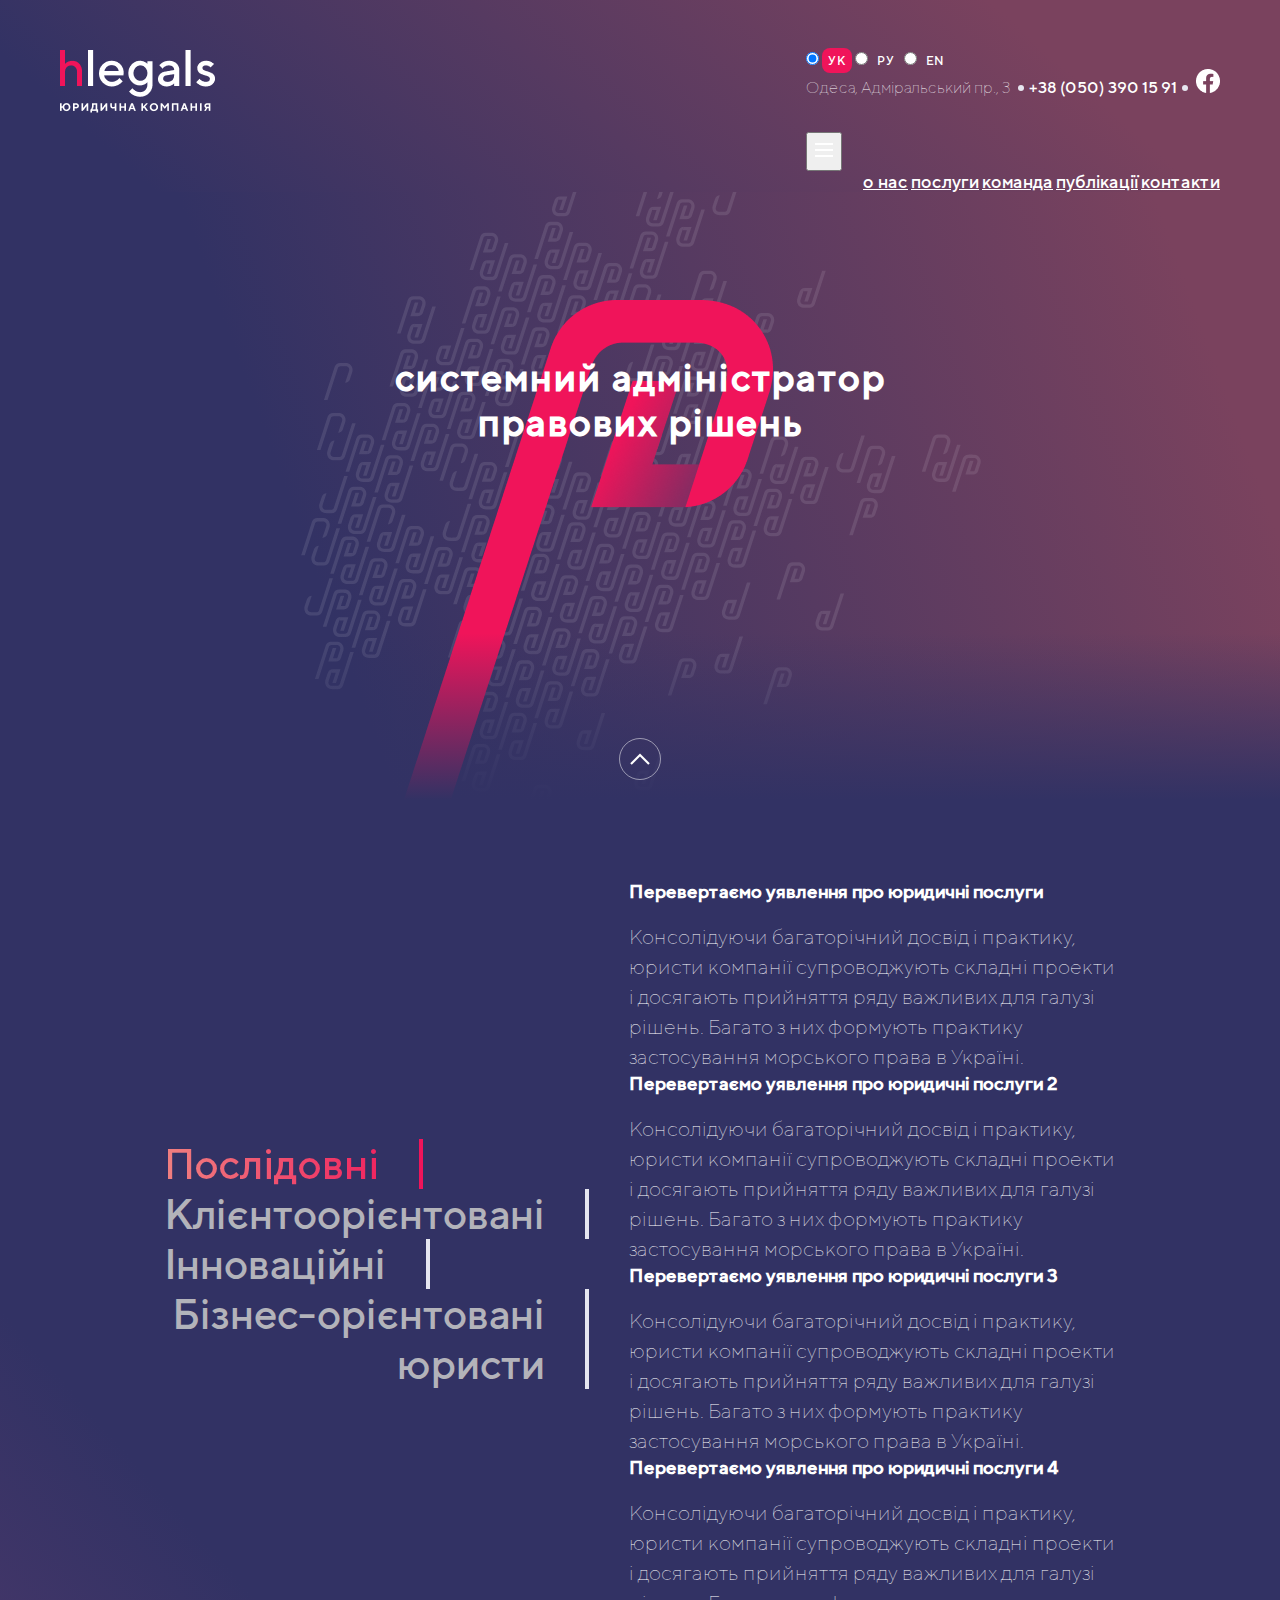
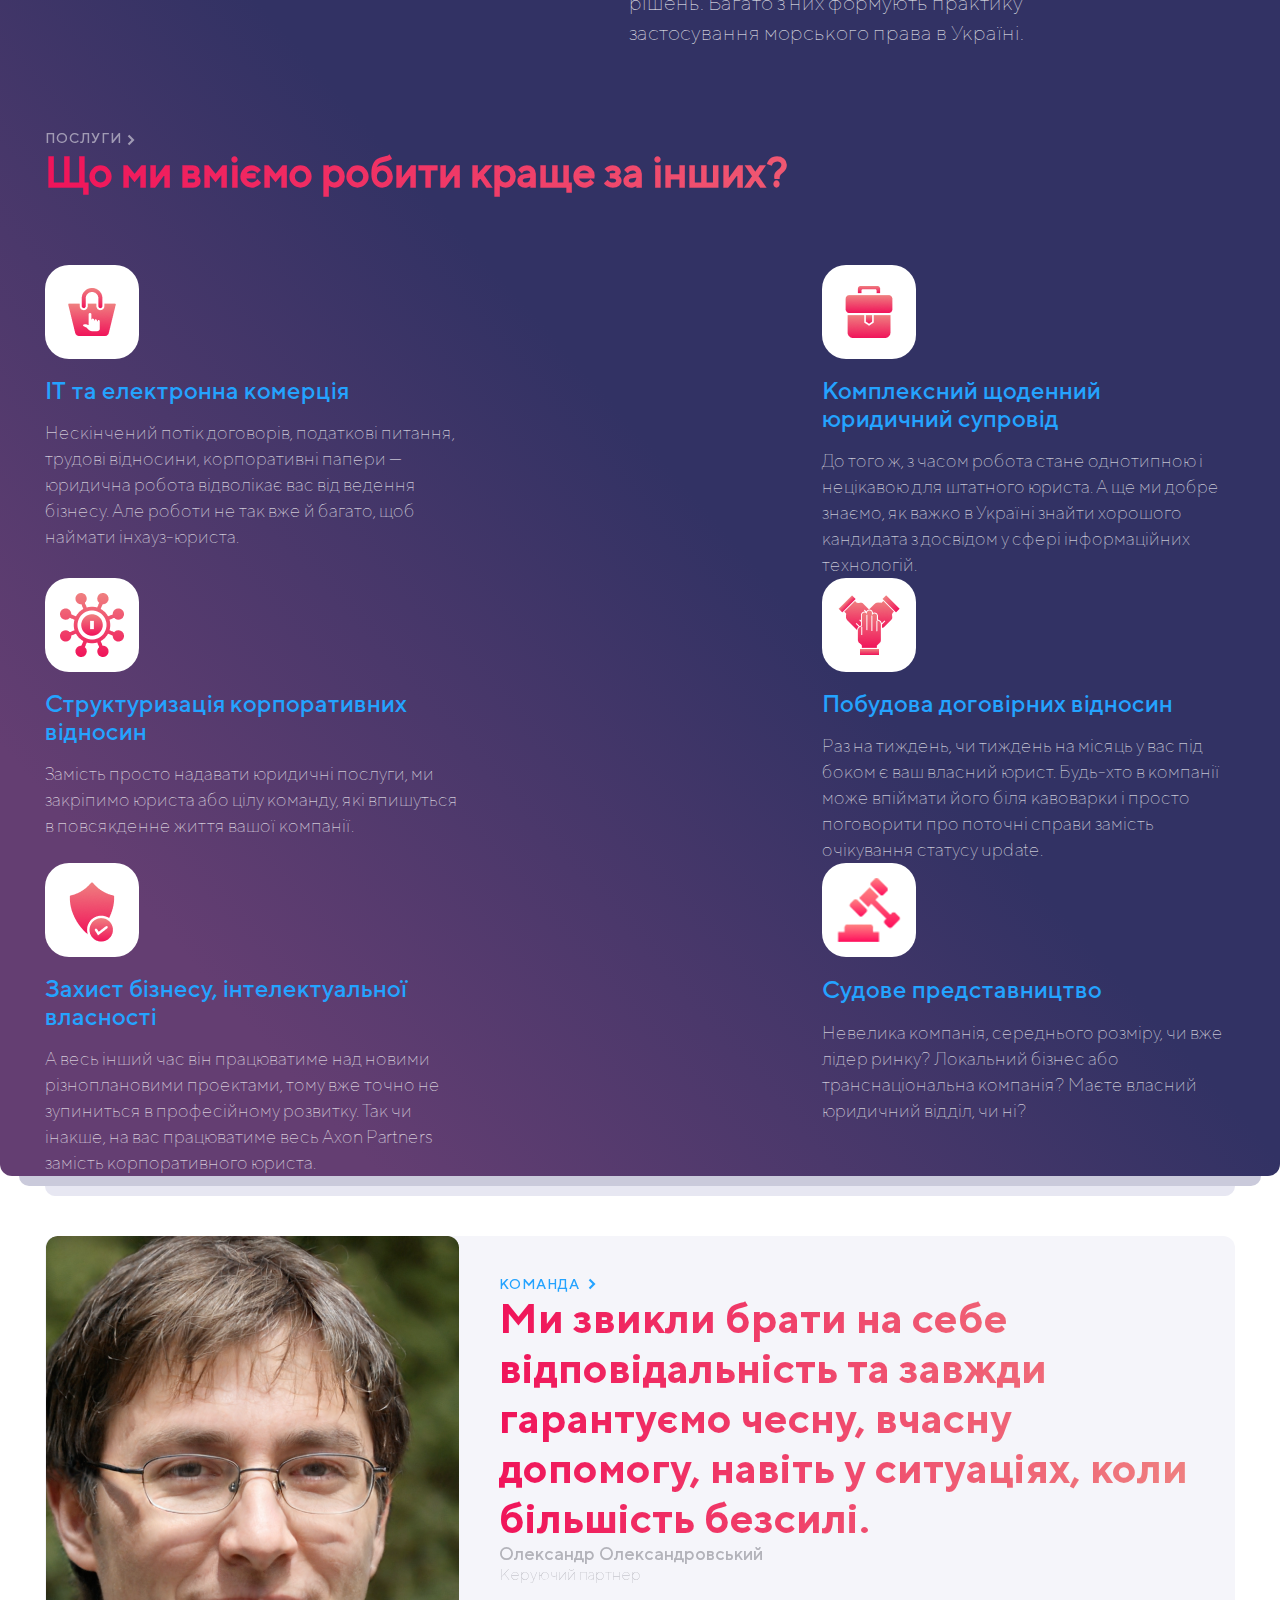
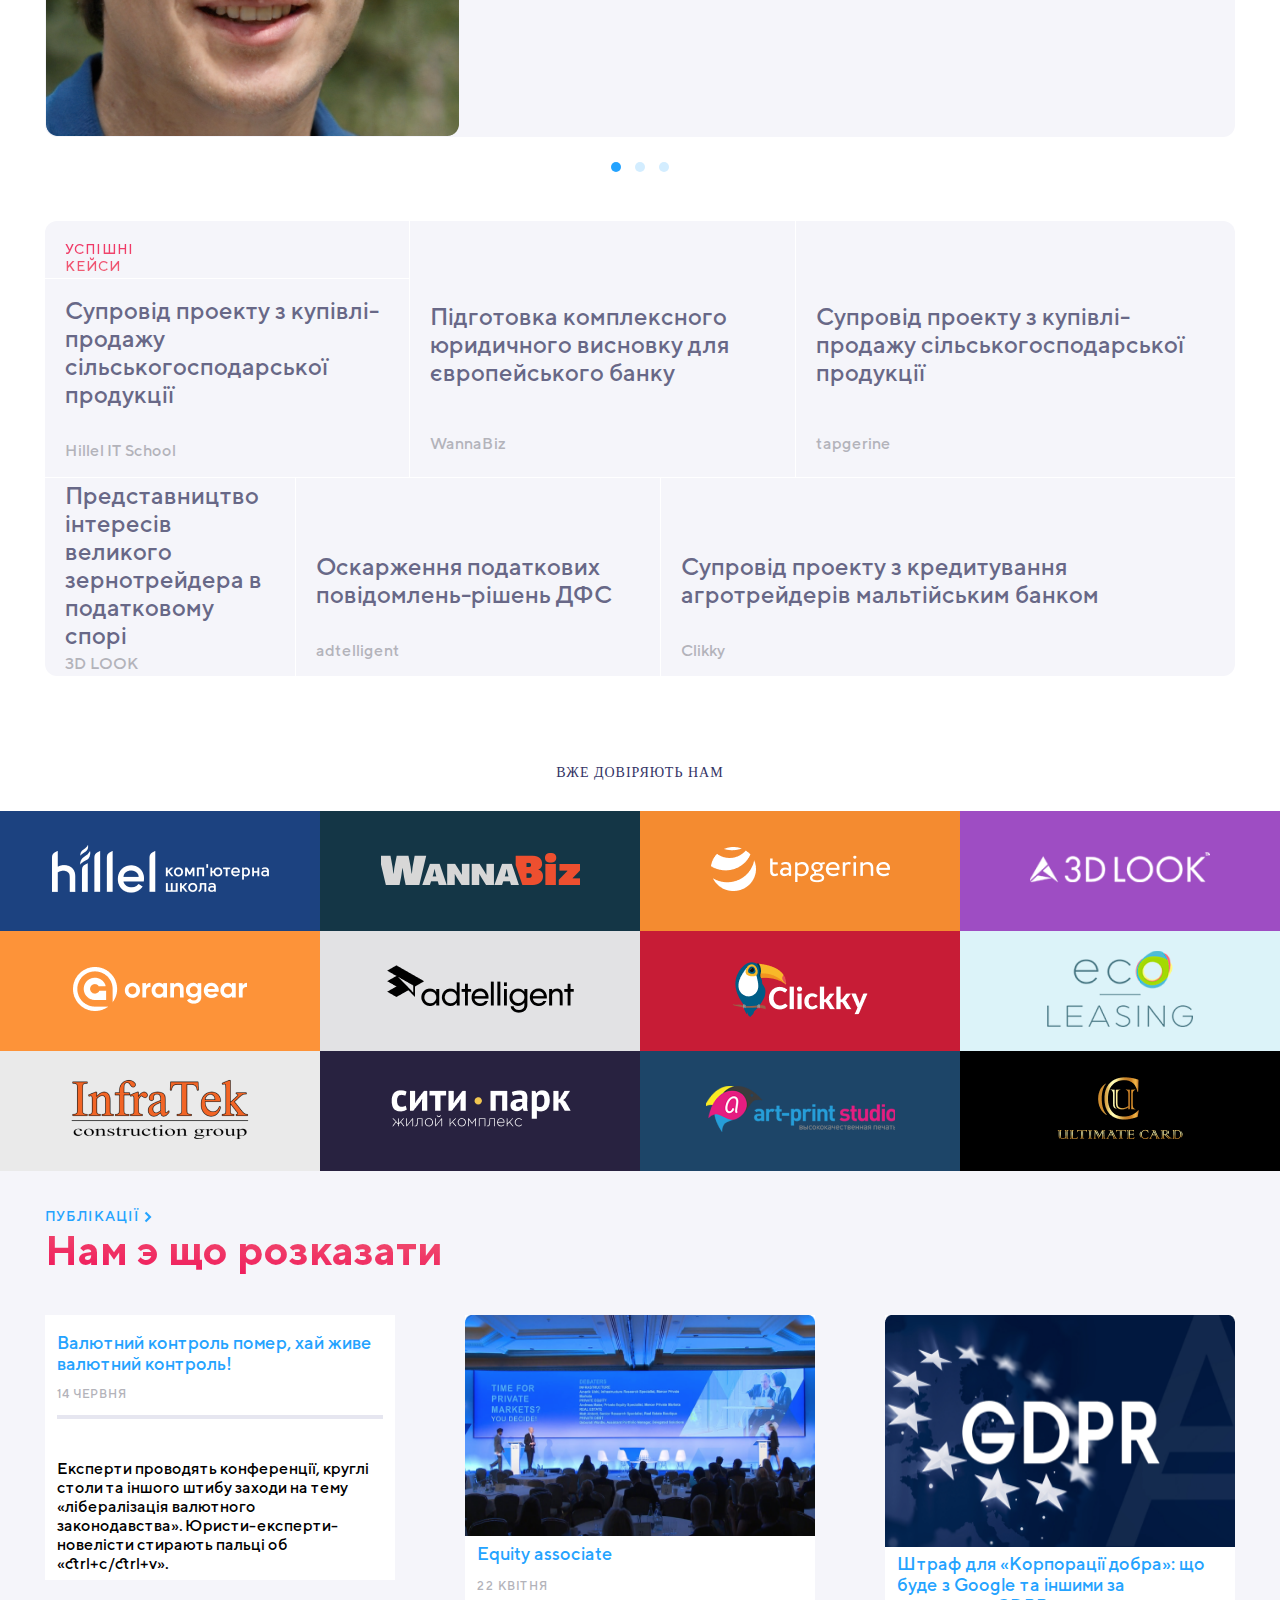
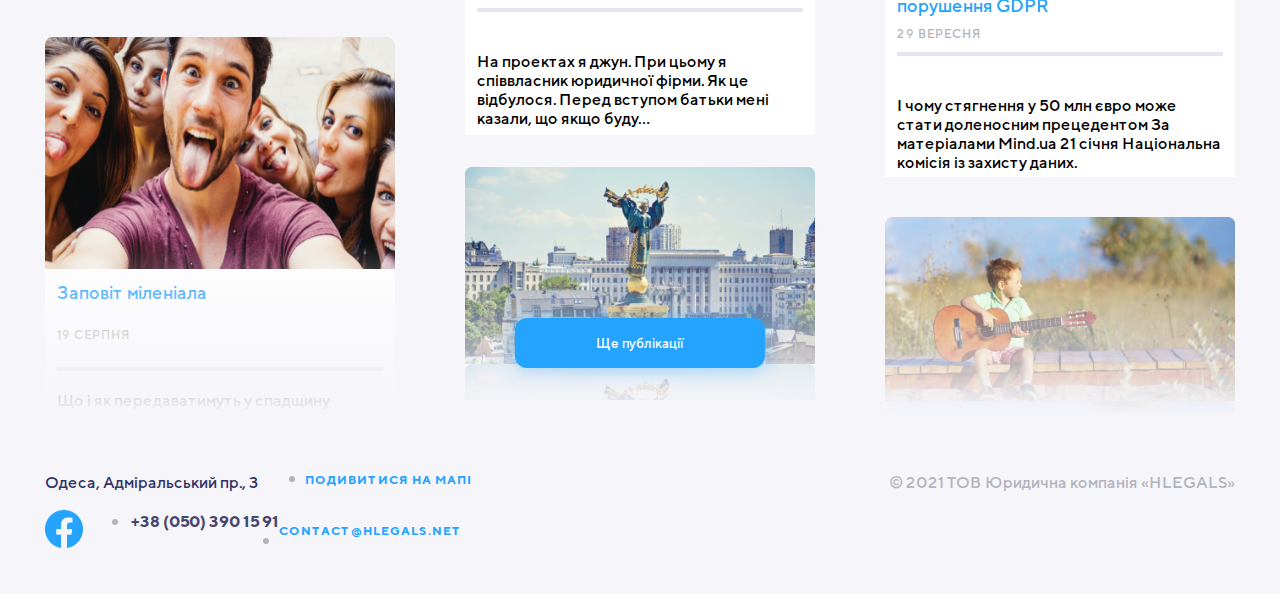
<file: index.html>
<!DOCTYPE html>
<html lang="en">
<head>
  <meta charset="UTF-8">
  <meta http-equiv="X-UA-Compatible" content="IE=edge">
  <meta name="viewport" content="width=device-width, initial-scale=1.0">
  <link rel="stylesheet" href="./owl.carousel.min.css">
  <link rel="stylesheet" href="./owl.theme.default.min.css">
  <link href="https://cdn.jsdelivr.net/npm/bootstrap@5.1.3/dist/css/bootstrap.min.css" rel="stylesheet" integrity="sha384-1BmE4kWBq78iYhFldvKuhfTAU6auU8tT94WrHftjDbrCEXSU1oBoqyl2QvZ6jIW3" crossorigin="anonymous">
  <script src="https://cdn.jsdelivr.net/npm/bootstrap@5.1.3/dist/js/bootstrap.bundle.min.js" integrity="sha384-ka7Sk0Gln4gmtz2MlQnikT1wXgYsOg+OMhuP+IlRH9sENBO0LRn5q+8nbTov4+1p" crossorigin="anonymous"></script>
    <script src="https://cdn.jsdelivr.net/npm/bootstrap@5.1.1/dist/js/bootstrap.bundle.min.js" integrity="sha384-/bQdsTh/da6pkI1MST/rWKFNjaCP5gBSY4sEBT38Q/9RBh9AH40zEOg7Hlq2THRZ" crossorigin="anonymous"></script>  
  <link rel="stylesheet" href="./css/flex.css">
  <link rel="stylesheet" href="./css/radio.css">
  <link rel="stylesheet" href="./css/nav_tabs.css">
  <link rel="stylesheet" href="./css/owl-carusel.css">
  <link rel="stylesheet" href="./css/headers_bottom.css">
  <link rel="stylesheet" href="./css/style.css">
  <title>Document</title>
</head>
<body>
  <div class="wrapper">
  <header class="header fx-jc-sb">
<div class="logo"><a href="index.html"><img src="./assets/img/LogoMin.png" alt=""></a></div>
<div class="headers">
 <div class="headers__up">
    <div class="btn-group" role="group" aria-label="Basic radio toggle button group">
    <input type="radio" class="btn-check" name="btnradio" id="btnradio1" autocomplete="off" checked>
    <label class="btn btn-outline-primary" for="btnradio1">УК</label>
  
    <input type="radio" class="btn-check" name="btnradio" id="btnradio2" autocomplete="off">
    <label class="btn btn-outline-primary" for="btnradio2">РУ</label>
  
    <input type="radio" class="btn-check" name="btnradio" id="btnradio3" autocomplete="off">
    <label class="btn btn-outline-primary" for="btnradio3">EN</label>
  </div>
  <a class="a_address" href="https://goo.gl/maps/jKMx4VvEqDfRRRVb6">Одеса, Адміральський пр., 3</a>
  <a class="tel " href="tel:+38(050)3901591">+38 (050) 390 15 91</a>
  <a class="fec-a" href=""><img src="./assets/img/facebook.png" alt=""></a>
 </div>
 <div class="headers__bottom">
  <nav class="navbar navbar-expand-lg">
    <div class="container-fluid p-0">
     <div class="navbar-toggler-img"><a href="index.html"><img  src="./assets/img/Logo Min.png" alt=""></a></div> 
      <button class="navbar-toggler" type="button" data-bs-toggle="collapse" data-bs-target="#navbarNavAltMarkup" aria-controls="navbarNavAltMarkup" aria-expanded="false" aria-label="Toggle navigation">
      <span class="navbar-toggler-icon"><img src="./assets/img/Hamburger.svg" alt=""></span>
      </button>
      <div class="collapse navbar-collapse fx-jc-fe" id="navbarNavAltMarkup">
        <div class="navbar-nav">
          <a class="nav-link" href="./pages/about.html">о нас</a>
          <a class="nav-link" href="./pages/servicec.html">послуги</a>
          <a class="nav-link" href="./pages/about team.html">команда</a>
          <a class="nav-link" href="./pages/publication.html">публікації</a>
          <a class="nav-link" href="./pages/contact.html">контакти</a>
         
        </div>
      </div>
    </div>
  </nav>
</div>

</div>
  
</header>

  <section class="section-splash">
   <div class="section-splash__frame2">
    <div class="section-splash__symbol fx-c-tx">
     <h1>системний адміністратор правових рішень</h2></div>
  </div>
  <div class="section-splash__Scroll-down fx-c-end">
    <div class="arrow-up fx-c">
    <a href=""><img  src="./assets/img/arrow-up.png" alt=""></a>
  </div>   
</div> 
  </section>  
  
  <section class="section-experience-services">
    <div class="section-experience-services__background">
      <div class="section-experience-services__content">
      <div class="d-flex align-items-start fx-c nav-box">
        <div class="nav flex-column nav-pills me-3" id="v-pills-tab" role="tablist" aria-orientation="vertical">
          <button class="nav-link active" id="v-pills-home-tab" data-bs-toggle="pill" data-bs-target="#v-pills-home" type="button" role="tab" aria-controls="v-pills-home" aria-selected="true"><span class="span_nav-tabs">Послідовні</span></button>
          <button class="nav-link" id="v-pills-profile-tab" data-bs-toggle="pill" data-bs-target="#v-pills-profile" type="button" role="tab" aria-controls="v-pills-profile" aria-selected="false"><span class="span_nav-tabs">Клієнтоорієнтовані</span></button>
          <button class="nav-link" id="v-pills-messages-tab" data-bs-toggle="pill" data-bs-target="#v-pills-messages" type="button" role="tab" aria-controls="v-pills-messages" aria-selected="false"><span class="span_nav-tabs">Інноваційні</span></button>
          <button class="nav-link" id="v-pills-settings-tab" data-bs-toggle="pill" data-bs-target="#v-pills-settings" type="button" role="tab" aria-controls="v-pills-settings" aria-selected="false"><span class="span_nav-tabs">Бізнес-орієнтовані
            юристи</span></button>
        </div>
        <div class="tab-content fx-column-js-c" id="v-pills-tabContent">
          <div class="tab-pane fade show active" id="v-pills-home" role="tabpanel" aria-labelledby="v-pills-home-tab">
           <span class="span_nav-tabs_1">Послідовні</span>
            <h3>Перевертаємо уявлення про юридичні послуги</h3>
            <p>Консолідуючи багаторічний досвід і практику, юристи компанії супроводжують складні проекти і досягають прийняття ряду важливих для галузі рішень. Багато з них формують практику застосування морського права в Україні.</p>
          </div>
          <div class="tab-pane fade" id="v-pills-profile" role="tabpanel" aria-labelledby="v-pills-profile-tab">
            <span class="span_nav-tabs_1">Клієнтоорієнтовані</span>
            <h3>Перевертаємо уявлення про юридичні послуги 2</h3>
            <p>Консолідуючи багаторічний досвід і практику, юристи компанії супроводжують складні проекти і досягають прийняття ряду важливих для галузі рішень. Багато з них формують практику застосування морського права в Україні.</p>
          </div>
          <div class="tab-pane fade" id="v-pills-messages" role="tabpanel" aria-labelledby="v-pills-messages-tab">
            <span class="span_nav-tabs_1">Інноваційні</span>
            <h3>Перевертаємо уявлення про юридичні послуги 3</h3>
            <p>Консолідуючи багаторічний досвід і практику, юристи компанії супроводжують складні проекти і досягають прийняття ряду важливих для галузі рішень. Багато з них формують практику застосування морського права в Україні.</p>
          </div>
          <div class="tab-pane fade" id="v-pills-settings" role="tabpanel" aria-labelledby="v-pills-settings-tab">
            <span class="span_nav-tabs_1">Бізнес-орієнтовані
              юристи</span>
            <h3>Перевертаємо уявлення про юридичні послуги 4</h3>
            <p>Консолідуючи багаторічний досвід і практику, юристи компанії супроводжують складні проекти і досягають прийняття ряду важливих для галузі рішень. Багато з них формують практику застосування морського права в Україні.</p>
          </div>
        </div>
      </div>

<div class="services">
<a class="services__a" href="./pages/servicec.html">послуги</a>
<h2>Що ми вміємо робити краще за інших?</h2>
<div class="services__box-content fx-w fx-jc-sb">
<div class="box-content box-content-1 fx-column-jc">
  <div class="box-img box-img_1  fx-c-tx"></div>
  <a class="box-img__a" href="./pages/servicec-page.html">IT та електронна комерція</a>

  <p>Нескінчений потік договорів, податкові питання, трудові відносини, корпоративні папери — юридична робота відволікає вас від ведення бізнесу. Але роботи не так вже й багато, щоб наймати інхауз-юриста. </p>
</div>

<div class="box-content box-content-2 fx-column-jc">
  <div class="box-img box-img_2 fx-c-tx"></div>
  <a class="box-img__a" href="./pages/servicec-page.html">Комплексний щоденний
    юридичний супровід</a>
  <p>До того ж, з часом робота стане однотипною і нецікавою для штатного юриста. А ще ми добре знаємо, як важко в Україні знайти хорошого кандидата з досвідом у сфері інформаційних технологій.</p>
</div>

<div class="box-content box-content-3 fx-column-jc">
  <div class="box-img box-img_3 fx-c-tx"></div>
  <a class="box-img__a" href="./pages/servicec-page.html">Структуризація корпоративних відносин</a>
  <p>Замість просто надавати юридичні послуги, ми закріпимо юриста або цілу команду, які впишуться в повсякденне життя вашої компанії. </p>
</div>

<div class="box-content box-content-1 fx-column-jc">
  <div class="box-img box-img_4 fx-c-tx"></div>
  <a class="box-img__a" href="./pages/servicec-page.html">Побудовa договірних відносин</a>
  <p>Раз на тиждень, чи тиждень на місяць у вас під боком є ваш власний юрист. Будь-хто в компанії може впіймати його біля кавоварки і просто поговорити про поточні справи замість очікування статусу update.

  </p>
</div>

<div class="box-content box-content-2 fx-column-jc">
  <div class="box-img box-img_5 fx-c-tx"></div>
  <a class="box-img__a" href="./pages/servicec-page.html">Захист бізнесу, інтелектуальної власності</a>
  <p>А весь інший час він працюватиме над новими різноплановими проектами, тому вже точно не зупиниться в професійному розвитку. Так чи інакше, на вас працюватиме весь Axon Partners замість корпоративного юриста.</p>
</div>

<div class="box-content box-content-3 fx-column-jc">
  <div class="box-img box-img_6 fx-c-tx"></div>
  <a class="box-img__a" href="./pages/servicec-page.html">Судове представництво</a>
  <p>Невелика компанія, середнього розміру, чи вже лідер ринку? Локальний бізнес або транснаціональна компанія? Маєте власний юридичний відділ, чи ні? </p>
</div>
</div>



</div>
</div>
    </div>

    <div class="section-experience-services__background-up fx-fe-ai"></div>

    </section>
 

  <section class="section-team">
    <div class="owl-carousel owl-theme owl-loaded owl-drag">
      <div class="owl-stage-outer">
          <div class="owl-stage" style="width: 10908px; transform: translate3d(-3116px, 0px, 0px); transition: all 0s ease 0s;">
            <div class="owl-item cloned" style="width: 1538.22px;">
                  <div class="owl-stage__image"><a href="./pages/team-member.html"><img src="./assets/img/photo-3.png" alt=""></a></div>
                  <div class="owl-stage__text fx-column-jc"><a class="owl-stage__text_a" href="./pages/about team.html">команда </a>
                      <h2>Ми звикли брати на себе відповідальність та завжди гарантуємо чесну, вчасну допомогу, навіть у ситуаціях, коли більшість безсилі.</h3>
                        <div class="owl-stage__image_1">
                          <div class="img"><img class="owl-stage-img" src="./assets/img/photo-3.png" alt=""> </a></div> <div class="text"><a class="owl-stage__text_a_1" href="./pages/team-member.html">Олександр Олександровський</a> 
                           <span class="owl-stage__text_span">Керуючий партнер</span>
                          </div>
                          </div>
                  </div>
              </div>
              <div class="owl-item cloned" style="width: 1538.22px; ">
                <div class="owl-stage__image"><a href="./pages/team-member.html"><img src="./assets/img/photo-2.png" alt=""></a> </div>
                <div class="owl-stage__text fx-column-jc"><a class="owl-stage__text_a" href="./pages/about team.html">команда </a>
                      <h2>Ми звикли брати на себе відповідальність та завжди гарантуємо чесну, вчасну допомогу, навіть у ситуаціях, коли більшість безсилі.</h3>
                       <div class="owl-stage__image_1">
                        <div class="img"><img class="owl-stage-img" src="./assets/img/photo-2.png" alt=""> </a></div> <div class="text"><a class="owl-stage__text_a_1" href="./pages/team-member.html">Олександр Олександровський</a> 
                         <span class="owl-stage__text_span">Керуючий партнер</span>
                        </div>
                        </div> 
                  </div>
              </div>
              <div class="owl-item active" style="width: 1538.22px;">
                <div class="owl-stage__image"><a href="./pages/team-member.html"><img src="./assets/img/photo-1.png" alt=""></a></div>
                  <div class="owl-stage__text fx-column-jc"><a class="owl-stage__text_a" href="./pages/about team.html">команда </a>
                      <h2>Ми звикли брати на себе відповідальність та завжди гарантуємо чесну, вчасну допомогу, навіть у ситуаціях, коли більшість безсилі.</h3>
                        <div class="owl-stage__image_1">
                          <div class="img"><a href="./pages/team-member.html"><img class="owl-stage-img" src="./assets/img/photo-1.png" alt=""> </a> </div> <div class="text"><a class="owl-stage__text_a_1" href="./pages/team-member.html">Олександр Олександровський</a> 
                           <span class="owl-stage__text_span">Керуючий партнер</span>
                          </div>
                          </div>
                      </div>
                     </div>

     
  </div>
  </div>
    </div>
  </section>

  <section class="section-cases"> 
    <div class="cases">
      <div id="cases__item-0">
          <p class="item-0-p">Успішні кейси</p>
      </div>
      <div id="cases__item-1" class="fx-column-ar">
          <p class="item-1-p">Супровід проекту з купівлі-продажу сільськогосподарської продукції</p>
          <span class="item-1-span">Hillel IT School</span>
      </div>
      <div id="cases__item-2" class="fx-column-ar">
          <p class="item-2-p">Представництво інтересів великого зернотрейдера в податковому спорі</p>
          <span class="item-2-span">3D LOOK</span>
      </div>
      <div id="cases__item-3"class="fx-column-ar">
          <p class="item-3-p">Оскарження податкових повідомлень-рішень ДФС</p>
          <span class="item-3-span">adtelligent</span>
      </div>
      <div id="cases__item-4"class="fx-column-ar">
          <p class="item-4-p">Підготовка комплексного юридичного висновку для європейського банку</p>
          <span class="item-4-span">WannaBiz</span>
      </div>
      <div id="cases__item-5" class="fx-column-ar">
          <p class="item-5-p">Супровід проекту з купівлі-продажу сільськогосподарської продукції</p>
          <span class="item-5-span">tapgerine</span>
      </div>
      <div id="cases__item-6" class="fx-column-ar">
          <p class="item-6-p">Супровід проекту з кредитування агротрейдерів мальтійським банком</p>
          <span class="item-6-span">Clikky</span>
      </div>
  </div>

  </section>

  <section class="clients">
    <div><span class="clients-span">Вже довіряють нам</span></div>
    <div class="clients-grid">
        <div id="item-0" class="fx-c">
            <a href=""><img src="./assets/img/item-0.png" alt=""></a>
        </div>
        <div id="item-1" class="fx-c">
            <a href=""><img src="./assets/img/item-2.png" alt=""></a>
        </div>
        <div id="item-2" class="fx-c">
            <a href=""><img src="./assets/img/item-3.png" alt=""></a>
        </div>
        <div id="item-3" class="fx-c">
            <a href=""><img src="./assets/img/item-4.png" alt=""></a>
        </div>
        <div id="item-4" class="fx-c">
            <a href=""><img src="./assets/img/item-5.png" alt=""></a>
        </div>
        <div id="item-5" class="fx-c">
            <a href=""><img src="./assets/img/item-6.png" alt=""></a>
        </div>
        <div id="item-6" class="fx-c">
            <a href=""><img src="./assets/img/item-7.png" alt=""></a>
        </div>
        <div id="item-7" class="fx-c">
            <a href=""><img src="./assets/img/item-8.png" alt=""></a>
        </div>
        <div id="item-8" class="fx-c">
            <a href=""><img src="./assets/img/item-9.png" alt=""></a>
        </div>
        <div id="item-9" class="fx-c">
            <a href=""><img src="./assets/img/item-10.png" alt=""></a>
        </div>
        <div id="item-10" class="fx-c">
            <a href=""><img src="./assets/img/item-11.png" alt=""></a>
        </div>
        <div id="item-11" class="fx-c">
            <a href=""><img src="./assets/img/item-12.png" alt=""></a>
        </div>
    </div>
</section>

<section class="publications">
  <div class="container-publications">
  <div class="publications_heading">
    <a class="publications_heading-a" href="./pages/publication.html">Публікації</a>
    <h2> Нам э що розказати</h2>
  </div> 
<div class="cards fx-w fx-jc-sb">
<div class="cards-item-1 ">
<div class="cards-item-content fx-column-ar">
<a class="cards-item-1-a" href="./pages/public.html">Валютний контроль помер, хай живе валютний контроль!</a>
<span class="cards-item-1-span">14 червня</span>
<p class="cards-item-1-p">Експерти проводять конференції, круглі столи та іншого штибу заходи на тему «лібералізація валютного законодавства». Юристи-експерти-новелісти стирають пальці об «ctrl+c/ctrl+v».</p>
</div>
</div>
<div class="cards-item-2">
<div class="cards-item-content fx-column-jc">
<div class="background"></div>
<div class="text-cards fx-column-ar">
<a class="cards-item-1-a" href="./pages/public.html">Equity associate</a>
<span class="cards-item-1-span">22 квітня</span>
<p class="cards-item-1-p">На проектах я джун. При цьому я співвласник юридичної фірми. Як це відбулося. Перед вступом батьки мені казали, що якщо буду…</p>
</div>
</div>
</div>
<div class="cards-item-3">
  <div class="cards-item-content fx-column-jc">
  <div class="background"></div>
  <div class="text-cards fx-column-ar">
  <a class="cards-item-1-a" href="./pages/public.html">Штраф для «Корпорації добра»: що буде з Google та іншими за порушення GDPR</a>
  <span class="cards-item-1-span">29 вересня</span>
  <p class="cards-item-1-p">І чому стягнення у 50 млн євро може стати доленосним прецедентом За матеріалами Mind.ua 21 січня Національна комісія із захисту даних.</p>
  </div>
  </div>
  </div>
<div class="cards-item-4">
  <div class="cards-item-content fx-column-jc">
    <div class="background"></div>
    <div class="text-cards fx-column-ar">
    <a class="cards-item-1-a" href="./pages/public.html">Заповіт міленіала</a>
    <span class="cards-item-1-span">19 серпня</span>
    <p class="cards-item-1-p">Що і як передаватимуть у спадщину сучасні влогери, опініон лідери і криптомільйонери Типовий спадок українського покоління Х виглядає так: квартира у…</p>
    </div>
    </div>
</div>
<div class="cards-item-5">
  <div class="background fx-c-end"></div>
  
</div>
<div class="cards-item-6">
  <div class="background"></div>
</div>



</div>

</div>
<div class="shade fx-c-tx">
  <button class="publications-button"><a href="./pages/publication.html"> Ще публікації </a></button>
</div>
</section>


<footer>
  <div class="footer-content fx-jc-sb">

        <div class="contacts fx-column-jc">
          <div class="fx-jc-sb footer-content-1">
            <a class="footer-content-1-adress" href="https://goo.gl/maps/jKMx4VvEqDfRRRVb6"> Одеса, Адміральський пр., 3</a>
            <a class="footer-content-1-mapa" href="https://goo.gl/maps/jKMx4VvEqDfRRRVb6">Подивитися на мапі</a>
          </div>
        <div class="fx-jc-sb fx-ai footer-content-3">
            <a href=""><img src="./assets/img/Facebook-footer.png" alt=""></a>
            <a class="footer-content-1-tel" href="tel:+38(050)3901591">	+38 (050) 390 15 91</a>
            <a class="footer-content-1-mail" href="mailto:contact@hlegals.net">contact@hlegals.net</a>
        </div>
    </div>
    <div class="fx-column-jc footer-content-2">
            <span class="footer-content-2_span">© 2021 ТОВ Юридична компанія «HLEGALS»</span>
    </div>

  
</footer>

</div>
  
  <script src="./js/jquery.min.js"></script>
<script src="owl.carousel.min.js"></script>
<script>
  $(document).ready(function() {
      $(".owl-carousel").owlCarousel({
              items: 1,
              loop: true,
              margin: 20,
              nav: true,
          }

      );
  });
  </script>
</body>
</html>
</file>
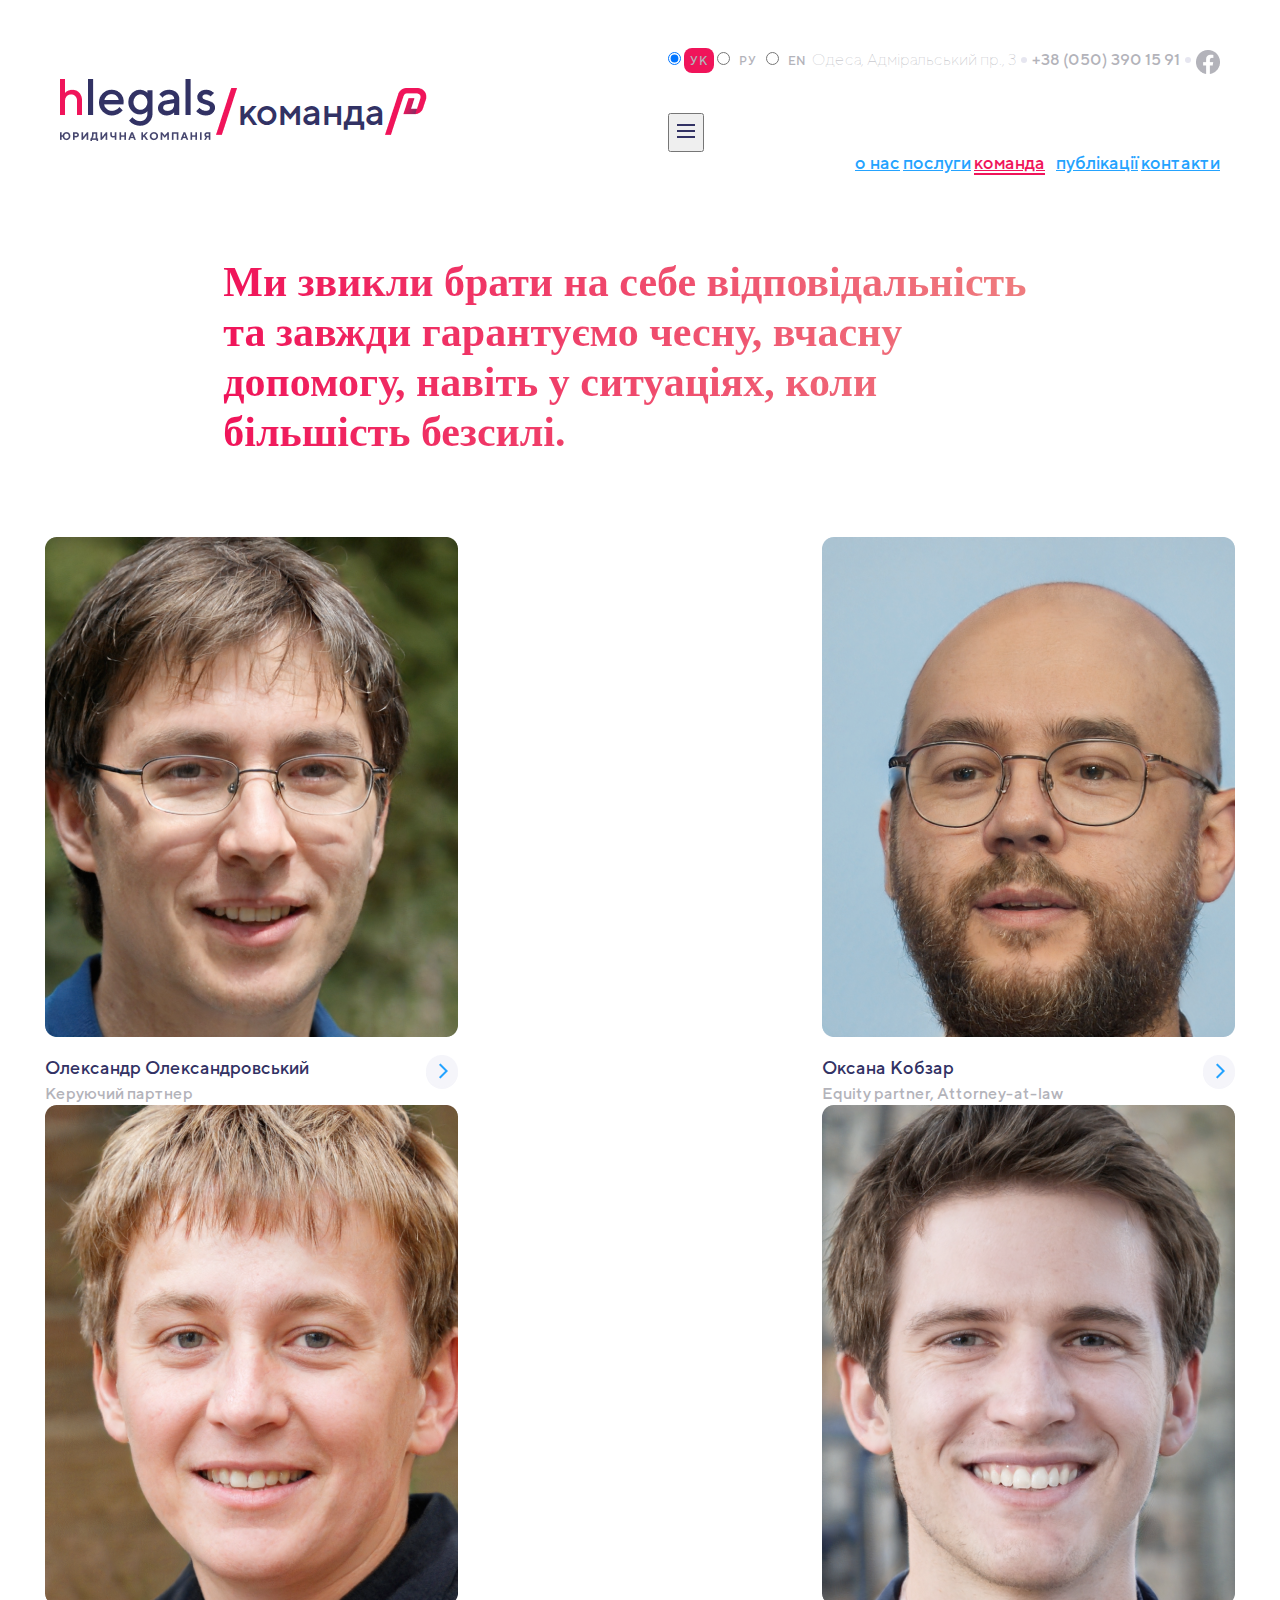
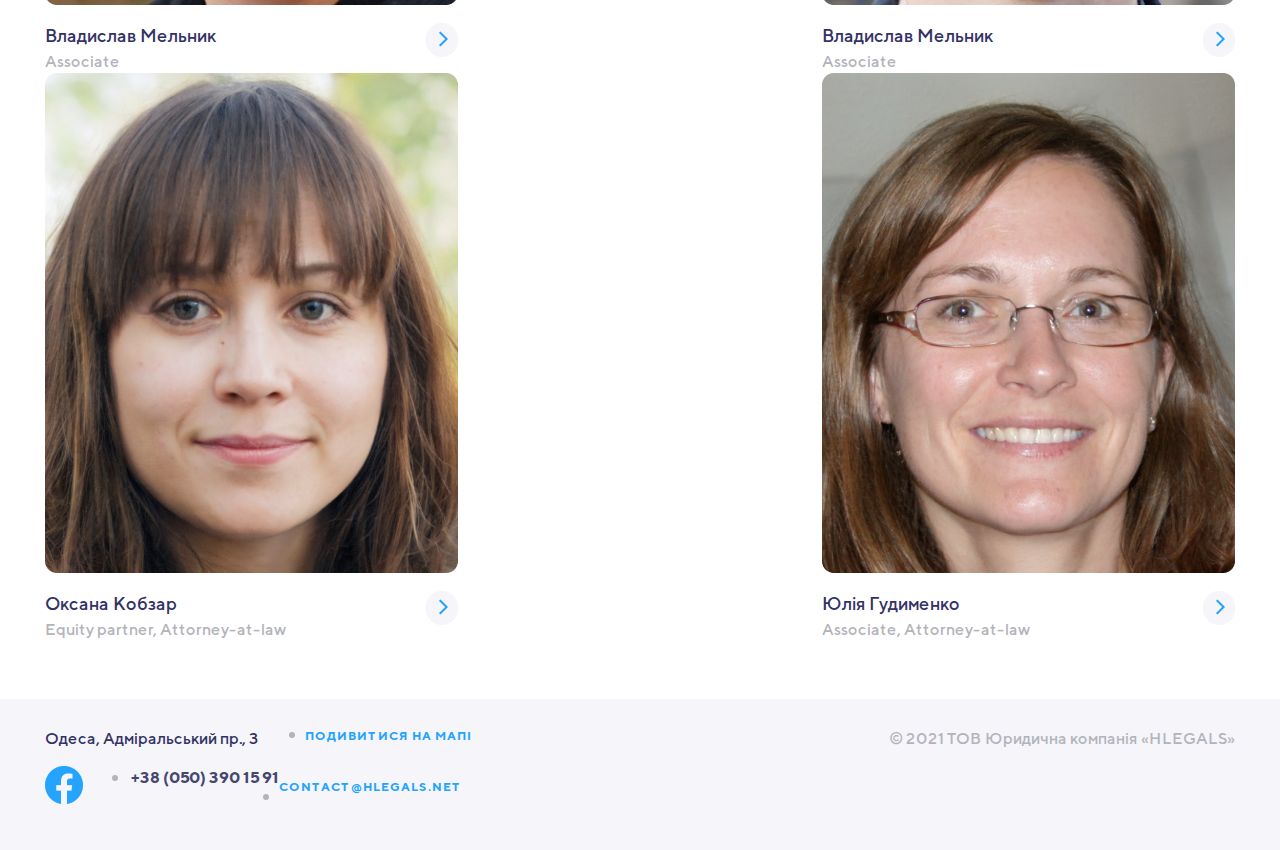
<file: pages/about team.html>
<!DOCTYPE html>
<html lang="en">
<head>
  <meta charset="UTF-8">
  <meta http-equiv="X-UA-Compatible" content="IE=edge">
  <meta name="viewport" content="width=device-width, initial-scale=1.0">
  <link rel="stylesheet" href="../owl.carousel.min.css">
  <link rel="stylesheet" href="../owl.theme.default.min.css">
  <link href="https://cdn.jsdelivr.net/npm/bootstrap@5.1.3/dist/css/bootstrap.min.css" rel="stylesheet" integrity="sha384-1BmE4kWBq78iYhFldvKuhfTAU6auU8tT94WrHftjDbrCEXSU1oBoqyl2QvZ6jIW3" crossorigin="anonymous">
  <script src="https://cdn.jsdelivr.net/npm/bootstrap@5.1.3/dist/js/bootstrap.bundle.min.js" integrity="sha384-ka7Sk0Gln4gmtz2MlQnikT1wXgYsOg+OMhuP+IlRH9sENBO0LRn5q+8nbTov4+1p" crossorigin="anonymous"></script>
    <script src="https://cdn.jsdelivr.net/npm/bootstrap@5.1.1/dist/js/bootstrap.bundle.min.js" integrity="sha384-/bQdsTh/da6pkI1MST/rWKFNjaCP5gBSY4sEBT38Q/9RBh9AH40zEOg7Hlq2THRZ" crossorigin="anonymous"></script>  
  <link rel="stylesheet" href="../css/flex.css">
  <link rel="stylesheet" href="../css/headers_bottom.css">
  <link rel="stylesheet" href="../css/about.css">
  <link rel="stylesheet" href="../css/radio.css">
  <link rel="stylesheet" href="../css/about-team.css">
  <link rel="stylesheet" href="../css/style.css">
  <title>Document</title>
</head>
<body>
  <div class="wrapper">
  <header class="header fx-jc-sb">
<div class="logo">
  <a href="../index.html"><img src="../assets/img/Logo-white.png" alt=""></a>
  <img src="../assets/img/Slash.png" alt="">
  <a class="active_header" href="about team.html">команда</a>
  <img src="../assets/img/Symbol Slash.png" alt="">
</div>
<div class="headers">
 <div class="headers__up">
    <div class="btn-group" role="group" aria-label="Basic radio toggle button group">
    <input type="radio" class="btn-check" name="btnradio" id="btnradio1" autocomplete="off" checked>
    <label class="btn btn-outline-primary" for="btnradio1">УК</label>
  
    <input type="radio" class="btn-check" name="btnradio" id="btnradio2" autocomplete="off">
    <label class="btn btn-outline-primary" for="btnradio2">РУ</label>
  
    <input type="radio" class="btn-check" name="btnradio" id="btnradio3" autocomplete="off">
    <label class="btn btn-outline-primary" for="btnradio3">EN</label>
  </div>
  <a class="a_address" href="https://goo.gl/maps/jKMx4VvEqDfRRRVb6">Одеса, Адміральський пр., 3</a>
  <a class="tel " href="tel:+38(050)3901591">+38 (050) 390 15 91</a>
  <a class="fec-a" href=""><img src="../assets/img/Facebook-2.png" alt=""></a>
 </div>
 <div class="headers__bottom">
  <nav class="navbar navbar-expand-lg">
    <div class="container-fluid p-0">
     <div class="navbar-toggler-img">
      <a href="../index.html"><img  src="../assets/img/Logo-white-min.png" alt=""></a>
      <img src="../assets/img/Slash_1-1.png" alt="">
      <a class="active_header_1" href="about team.html">команда</a>
      <img src="../assets/img/Symbol Slash_1.png" alt="">
      </div>
       
      <button class="navbar-toggler" type="button" data-bs-toggle="collapse" data-bs-target="#navbarNavAltMarkup" aria-controls="navbarNavAltMarkup" aria-expanded="false" aria-label="Toggle navigation">
      <span class="navbar-toggler-icon"><img src="../assets/img/Hamburger_2.svg" alt=""></span>
      </button>
      <div class="collapse navbar-collapse fx-jc-fe" id="navbarNavAltMarkup">
        <div class="navbar-nav">
          <a class="nav-link" href="about.html">о нас</a>
          <a class="nav-link" href="servicec.html">послуги</a>
          <a class="nav-link active_1" href="about team.html">команда</a>
          <a class="nav-link" href="publication.html">публікації</a>
          <a class="nav-link" href="contact.html">контакти</a>
         
        </div>
      </div>
    </div>
  </nav>
</div>

</div>
  
</header>


<section class="section_team fx-column-ar">
  <div class="block_1">
    
<div class="fx-c"><h3>Ми звикли брати на себе відповідальність та завжди гарантуємо чесну, вчасну допомогу, навіть у ситуаціях, коли більшість безсилі.</h3></div>
<div class="fx-w team_item_content fx-jc-sb">
<div class="team_item fx-column-jc">
<div class="img_content"><a href="team-member.html"><img class="img_content_1" src="../assets/img/photo-1.png" alt=""></a></div>
<div class="fx-jc-sb box-img"><div class="fx-column-jc text_arrow"><a class="a_1" href="team-member.html">Олександр Олександровський</a>
<span class="span_2">Керуючий партнер</span>
</div>
<div class="arrow fx-c-tx"><a class="" href="team-member.html"><img src="../assets/img/Open.png" alt=""></a></div>
</div>
</div>

  <div class="team_item fx-column-jc">
      <div class="img_content"><a href="team-member.html"><img class="img_content_1" src="../assets/img/photo-2.png" alt=""></a></div>
      <div class="fx-jc-sb box-img"><div class="fx-column-jc text_arrow"><a class="a_1" href="team-member.html">Оксана Кобзар</a>
      <span class="span_2">Equity partner, Attorney-at-law</span>
      </div>
      <div class="arrow fx-c-tx"><a class="" href="team-member.html"><img src="../assets/img/Open.png" alt=""></a></div>
      </div>
      </div>
      <div class="team_item fx-column-jc">
          <div class="img_content"><a href="team-member.html"><img class="img_content_1" src="../assets/img/photo-3.png" alt=""></a></div>
          <div class="fx-jc-sb box-img"><div class="fx-column-jc text_arrow"><a class="a_1" href="team-member.html">Владислав Мельник</a>
              <span class="span_2">Associate</span>
          </div>
          <div class="arrow fx-c-tx"><a class="" href="team-member.html"><img src="../assets/img/Open.png" alt=""></a></div>
          </div>
          </div>
<div class="team_item fx-column-jc ">
  <div class="img_content"><a href="team-member.html"><img class="img_content_1" src="../assets/img/Photo-4.png" alt=""></a></div>
  <div class="fx-jc-sb box-img"><div class="fx-column-jc text_arrow"><a class="a_1" href="team-member.html">Владислав Мельник</a>
  <span class="span_2">Associate</span>
  </div>
  <div class="arrow fx-c-tx"><a class="" href="team-member.html"><img src="../assets/img/Open.png" alt=""></a></div>
  </div>
  </div>
      <div class="team_item fx-column-jc">
          <div class="img_content"><a href="team-member.html"><img class="img_content_1" src="../assets/img/Photo-5.png" alt=""></a></div>
          <div class="fx-jc-sb box-img"><div class="fx-column-jc text_arrow"><a class="a_1" href="team-member.html">Оксана Кобзар</a>
              <span class="span_2">Equity partner, Attorney-at-law</span>
          </div>
          <div class="arrow fx-c-tx"><a class="" href="team-member.html"><img src="../assets/img/Open.png" alt=""></a></div>
          </div>
          </div>
              <div class="team_item fx-column-jc">
                  <div class="img_content"><a href="team-member.html"><img class="img_content_1" src="../assets/img/Photo-6.png" alt=""></a></div>
                  <div class="fx-jc-sb box-img"><div class="fx-column-jc text_arrow"><a class="a_1" href="team-member.html">Юлія Гудименко</a>
                  <span class="span_2">Associate, Attorney-at-law</span>
                  </div>
                  <div class="arrow fx-c-tx"><a class="" href="team-member.html"><img src="../assets/img/Open.png" alt=""></a></div>
                  </div>
                  </div>
</div>
</div>
  </section>
 


<footer>
  <div class="footer-content fx-jc-sb">

        <div class="contacts fx-column-jc">
          <div class="fx-jc-sb footer-content-1">
            <a class="footer-content-1-adress" href="https://goo.gl/maps/jKMx4VvEqDfRRRVb6"> Одеса, Адміральський пр., 3</a>
            <a class="footer-content-1-mapa" href="https://goo.gl/maps/jKMx4VvEqDfRRRVb6">Подивитися на мапі</a>
          </div>
        <div class="fx-jc-sb fx-ai footer-content-3">
            <a href=""><img src="../assets/img/Facebook-footer.png" alt=""></a>
            <a class="footer-content-1-tel" href="tel:+38(050)3901591">	+38 (050) 390 15 91</a>
            <a class="footer-content-1-mail" href="mailto:contact@hlegals.net">contact@hlegals.net</a>
        </div>
    </div>
    <div class="fx-column-jc footer-content-2">
            <span class="footer-content-2_span">© 2021 ТОВ Юридична компанія «HLEGALS»</span>
    </div>
  
</footer>

</div>
  
  <script src="../js/jquery.min.js"></script>
<script src="../owl.carousel.min.js"></script>
<script src="../js/jquery.min.js"></script>
<script src="../owl.carousel.min.js"></script>
<script>
$(document).ready(function() {
    $('.owl-carousel').owlCarousel({
loop:true,
margin:10,
responsiveClass:true,
responsive:{
  0:{
      items:2,
      nav:true
  },
  600:{
      items:2,
      nav:false
  },
  800:{
      items:4,
      nav:false
  },
  1200:{
      items:4,
      nav:true,
      loop:false
  }
}
})
});
</script>
</body>
</html>
</file>
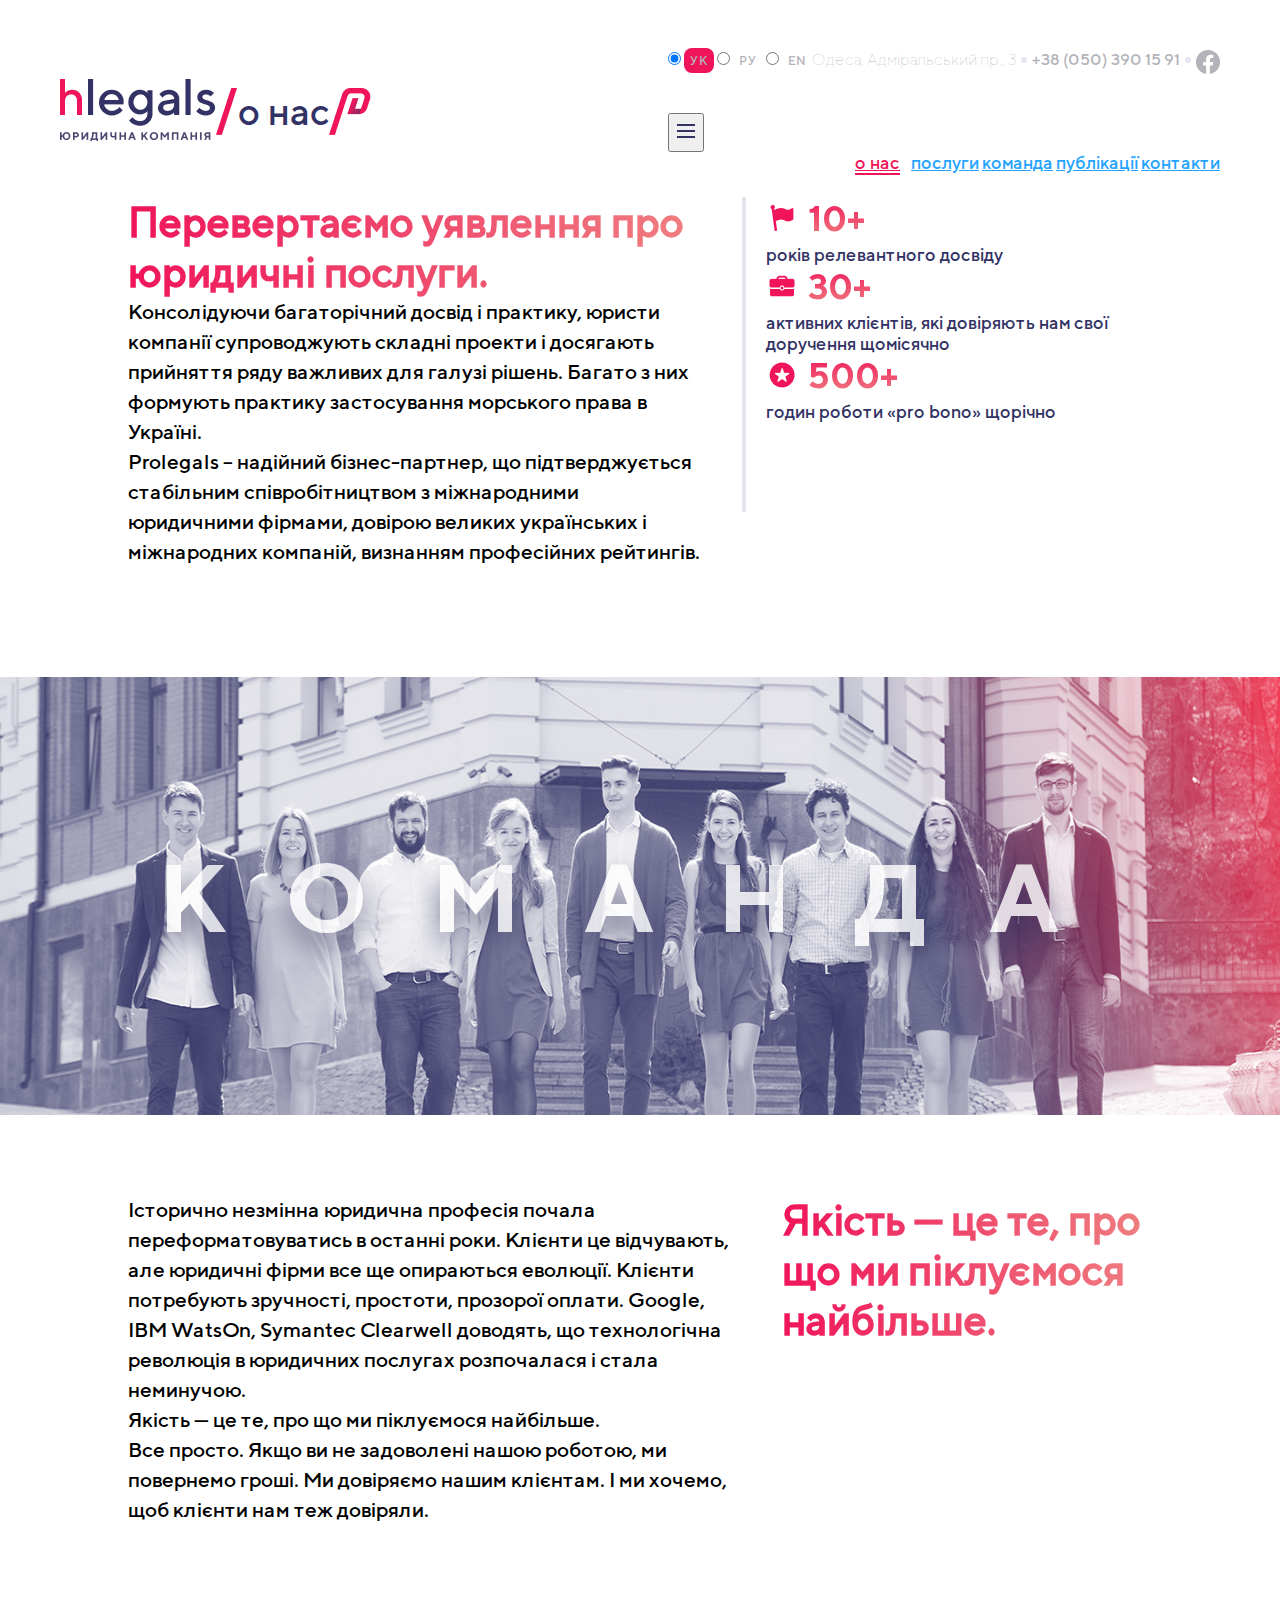
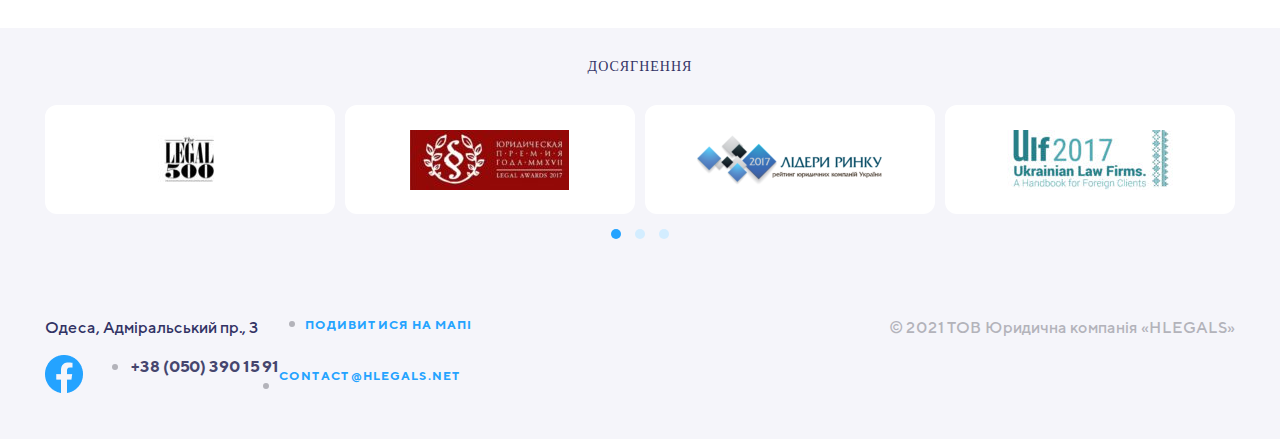
<file: pages/about.html>
<!DOCTYPE html>
<html lang="en">
<head>
  <meta charset="UTF-8">
  <meta http-equiv="X-UA-Compatible" content="IE=edge">
  <meta name="viewport" content="width=device-width, initial-scale=1.0">
  <link rel="stylesheet" href="../owl.carousel.min.css">
  <link rel="stylesheet" href="../owl.theme.default.min.css">
  <link href="https://cdn.jsdelivr.net/npm/bootstrap@5.1.3/dist/css/bootstrap.min.css" rel="stylesheet" integrity="sha384-1BmE4kWBq78iYhFldvKuhfTAU6auU8tT94WrHftjDbrCEXSU1oBoqyl2QvZ6jIW3" crossorigin="anonymous">
  <script src="https://cdn.jsdelivr.net/npm/bootstrap@5.1.3/dist/js/bootstrap.bundle.min.js" integrity="sha384-ka7Sk0Gln4gmtz2MlQnikT1wXgYsOg+OMhuP+IlRH9sENBO0LRn5q+8nbTov4+1p" crossorigin="anonymous"></script>
    <script src="https://cdn.jsdelivr.net/npm/bootstrap@5.1.1/dist/js/bootstrap.bundle.min.js" integrity="sha384-/bQdsTh/da6pkI1MST/rWKFNjaCP5gBSY4sEBT38Q/9RBh9AH40zEOg7Hlq2THRZ" crossorigin="anonymous"></script>  
  <link rel="stylesheet" href="../css/flex.css">
  <link rel="stylesheet" href="../css/headers_bottom.css">
  <link rel="stylesheet" href="../css/about.css">
  <link rel="stylesheet" href="../css/radio.css">
  <link rel="stylesheet" href="../css/style.css">
  <title>Document</title>
</head>
<body>
  <div class="wrapper">
  <header class="header fx-jc-sb">
<div class="logo">
  <a href="../index.html"><img src="../assets/img/Logo-white.png" alt=""></a>
  <img src="../assets/img/Slash.png" alt="">
  <a class="active_header" href="about.html">о нас</a>
  <img src="../assets/img/Symbol Slash.png" alt="">
</div>
<div class="headers">
 <div class="headers__up">
    <div class="btn-group" role="group" aria-label="Basic radio toggle button group">
    <input type="radio" class="btn-check" name="btnradio" id="btnradio1" autocomplete="off" checked>
    <label class="btn btn-outline-primary" for="btnradio1">УК</label>
  
    <input type="radio" class="btn-check" name="btnradio" id="btnradio2" autocomplete="off">
    <label class="btn btn-outline-primary" for="btnradio2">РУ</label>
  
    <input type="radio" class="btn-check" name="btnradio" id="btnradio3" autocomplete="off">
    <label class="btn btn-outline-primary" for="btnradio3">EN</label>
  </div>
  <a class="a_address" href="https://goo.gl/maps/jKMx4VvEqDfRRRVb6">Одеса, Адміральський пр., 3</a>
  <a class="tel " href="tel:+38(050)3901591">+38 (050) 390 15 91</a>
  <a class="fec-a" href=""><img src="../assets/img/Facebook-2.png" alt=""></a>
 </div>
 <div class="headers__bottom">
  <nav class="navbar navbar-expand-lg">
    <div class="container-fluid p-0">
     <div class="navbar-toggler-img">
      <a href="../index.html"><img  src="../assets/img/Logo-white-min.png" alt=""></a>
      <img src="../assets/img/Slash_1-1.png" alt="">
      <a class="active_header_1" href="about.html">о нас</a>
      <img src="../assets/img/Symbol Slash_1.png" alt="">
      </div>
       
      <button class="navbar-toggler" type="button" data-bs-toggle="collapse" data-bs-target="#navbarNavAltMarkup" aria-controls="navbarNavAltMarkup" aria-expanded="false" aria-label="Toggle navigation">
      <span class="navbar-toggler-icon"><img src="../assets/img/Hamburger_2.svg" alt=""></span>
      </button>
      <div class="collapse navbar-collapse fx-jc-fe" id="navbarNavAltMarkup">
        <div class="navbar-nav">
          <a class="nav-link active_1" href="about.html">о нас</a>
          <a class="nav-link" href="servicec.html">послуги</a>
          <a class="nav-link" href="about team.html">команда</a>
          <a class="nav-link" href="publication.html">публікації</a>
          <a class="nav-link" href="contact.html">контакти</a>
         
        </div>
      </div>
    </div>
  </nav>
</div>

</div>
  
</header>

<section class="content">
  <div class="border_box_1">
  <h2>Перевертаємо уявлення про юридичні послуги.</h2>
  <p>Консолідуючи багаторічний досвід і практику, юристи компанії супроводжують складні проекти і досягають прийняття ряду важливих для галузі рішень. Багато з них формують практику застосування морського права в Україні.</p>
<p>Prolegals – надійний бізнес-партнер, що підтверджується стабільним співробітництвом з міжнародними юридичними фірмами, довірою великих українських і міжнародних компаній, визнанням професійних рейтингів.</p>
</div>
<div class="border_box">
  <div class="content_2 fx-column-jc">
    <div >
      <div class="flex">
      <div class="fx-ai-c"><img src="../assets/img/Experience.png" alt=""></div>
      <span class="span_content_2">10+</span>
  </div>
      <p class="p_content_2">років релевантного досвіду</p>
  </div>
    <div >
        <div class="flex">
        <div class="fx-ai-c"><img src="../assets/img/Clients.png" alt=""></div>
        <span class="span_content_2">30+</span>
    </div>
        <p class="p_content_2">активних клієнтів, які довіряють нам свої доручення щомісячно</p>
    </div>
    <div >
        <div class="flex">
        <div class="fx-ai-c"><img src="../assets/img/Pro bono.png" alt=""></div>
        <span class="span_content_2">500+</span>
    </div >
        <p class="p_content_2">годин роботи «pro bono» щорічно</p>
    </div>
    </div>
</div>
</section>


<section class="photo">
 <div class="photo-span_b"> <span class="photo-span">команда</span></div>
</section>

<section class="content-2">
  <div class="content-2-box-1">
   <p>Історично незмінна юридична професія почала переформатовуватись в останні роки. Клієнти це відчувають, але юридичні фірми все ще опираються еволюції. Клієнти потребують зручності, простоти, прозорої оплати. Google, IBM WatsОn, Symantec Clearwell доводять, що технологічна революція в юридичних послугах розпочалася і стала неминучою.</p>
   <p> Якість — це те, про що ми піклуємося найбільше.</p>
   <p> Все просто. Якщо ви не задоволені нашою роботою, ми повернемо гроші. Ми довіряємо нашим клієнтам. І ми хочемо, щоб клієнти нам теж довіряли.</p>
  </div>
  <div class="content-2-box-2">
   <h2>Якість — це те, про що ми піклуємося найбільше.</h2>
  </div>
</section>

<section class="section-team_1">
  <div class="block_3">
  <div><span class="span_block_3">Досягнення</span></div>
  <div class="owl-carousel owl-theme owl-loaded owl-drag">
          
      <div class="owl-stage-outer "><div class="owl-stage" style="transform: translate3d(0px, 0px, 0px); transition: all 0s ease 0s; width: 2376px;"><div class="owl-item active fx-c-tx" style="width: 25%; margin-right: 20px;"><div class="item">
          <div class="img_owl"><img src="../assets/img/image_1.png" alt=""></div>
        </div></div><div class="owl-item active fx-c-tx" style="width: 25%; margin-right: 20px;"><div class="item">
          <div class="img_owl-1"><img src="../assets/img/image_2.png" alt=""></div>
        </div></div><div class="owl-item active fx-c-tx" style="width: 25%; margin-right: 20px;"><div class="item">
          <div class="img_owl-2"><img src="../assets/img/image_3.png" alt=""></div>
        </div></div><div class="owl-item active fx-c-tx" style="width: 178px; margin-right: 20px;"><div class="item">
          <div class="img_owl-3"><img src="../assets/img/image_4.png" alt=""></div>
        </div></div><div class="owl-item active fx-c-tx" style="width: 178px; margin-right: 20px;"><div class="item">
          <div class="img_owl"><img src="../assets/img/image_1.png" alt=""></div>
        </div></div><div class="owl-item fx-c-tx" style="width: 178px; margin-right: 20px;"><div class="item">
          <div class="img_owl-1"><img src="../assets/img/image_2.png" alt=""></div>
        </div></div><div class="owl-item fx-c-tx" style="width: 178px; margin-right: 20px;"><div class="item">
          <div class="img_owl-2"><img src="../assets/img/image_3.png" alt=""></div>
        </div></div><div class="owl-item fx-c-tx" style="width: 178px; margin-right: 20px;"><div class="item">
          <div class="img_owl-3"><img src="../assets/img/image_4.png" alt=""></div>
        </div></div><div class="owl-item fx-c-tx" style="width: 178px; margin-right: 20px;"><div class="item">
          <div class="img_owl"><img src="../assets/img/image_1.png" alt=""></div>
        </div></div><div class="owl-item fx-c-tx" style="width: 178px; margin-right: 20px;"><div class="item">
          <div class="img_owl-1"><img src="../assets/img/image_2.png" alt=""></div>
        </div></div><div class="owl-item fx-c-tx" style="width: 178px; margin-right: 20px;"><div class="item">
          <div class="img_owl-2"><img src="../assets/img/image_3.png" alt=""></div>
        </div></div><div class="owl-item fx-c-tx" style="width: 178px; margin-right: 20px;"><div class="item">
          <div class="img_owl-3"><img src="../assets/img/image_4.png" alt=""></div>
        </div><div class="owl-nav"><button type="button" role="presentation" class="owl-prev disabled"><span aria-label="Previous">‹</span></button><button type="button" role="presentation" class="owl-next"><span aria-label="Next">›</span></button></div>
      </div>
  </div>
</div>
</section>

<footer>
  <div class="footer-content fx-jc-sb">

        <div class="contacts fx-column-jc">
          <div class="fx-jc-sb footer-content-1">
            <a class="footer-content-1-adress" href="https://goo.gl/maps/jKMx4VvEqDfRRRVb6"> Одеса, Адміральський пр., 3</a>
            <a class="footer-content-1-mapa" href="https://goo.gl/maps/jKMx4VvEqDfRRRVb6">Подивитися на мапі</a>
          </div>
        <div class="fx-jc-sb fx-ai footer-content-3">
            <a href=""><img src="../assets/img/Facebook-footer.png" alt=""></a>
            <a class="footer-content-1-tel" href="tel:+38(050)3901591">	+38 (050) 390 15 91</a>
            <a class="footer-content-1-mail" href="mailto:contact@hlegals.net">contact@hlegals.net</a>
        </div>
    </div>
    <div class="fx-column-jc footer-content-2">
            <span class="footer-content-2_span">© 2021 ТОВ Юридична компанія «HLEGALS»</span>
    </div>
  
</footer>

</div>
  
  <script src="../js/jquery.min.js"></script>
<script src="../owl.carousel.min.js"></script>
<script src="../js/jquery.min.js"></script>
<script src="../owl.carousel.min.js"></script>
<script>
$(document).ready(function() {
    $('.owl-carousel').owlCarousel({
loop:true,
margin:10,
responsiveClass:true,
responsive:{
  0:{
      items:2,
      nav:true
  },
  600:{
      items:2,
      nav:false
  },
  800:{
      items:4,
      nav:false
  },
  1200:{
      items:4,
      nav:true,
      loop:false
  }
}
})
});
</script>
</body>
</html>
</file>
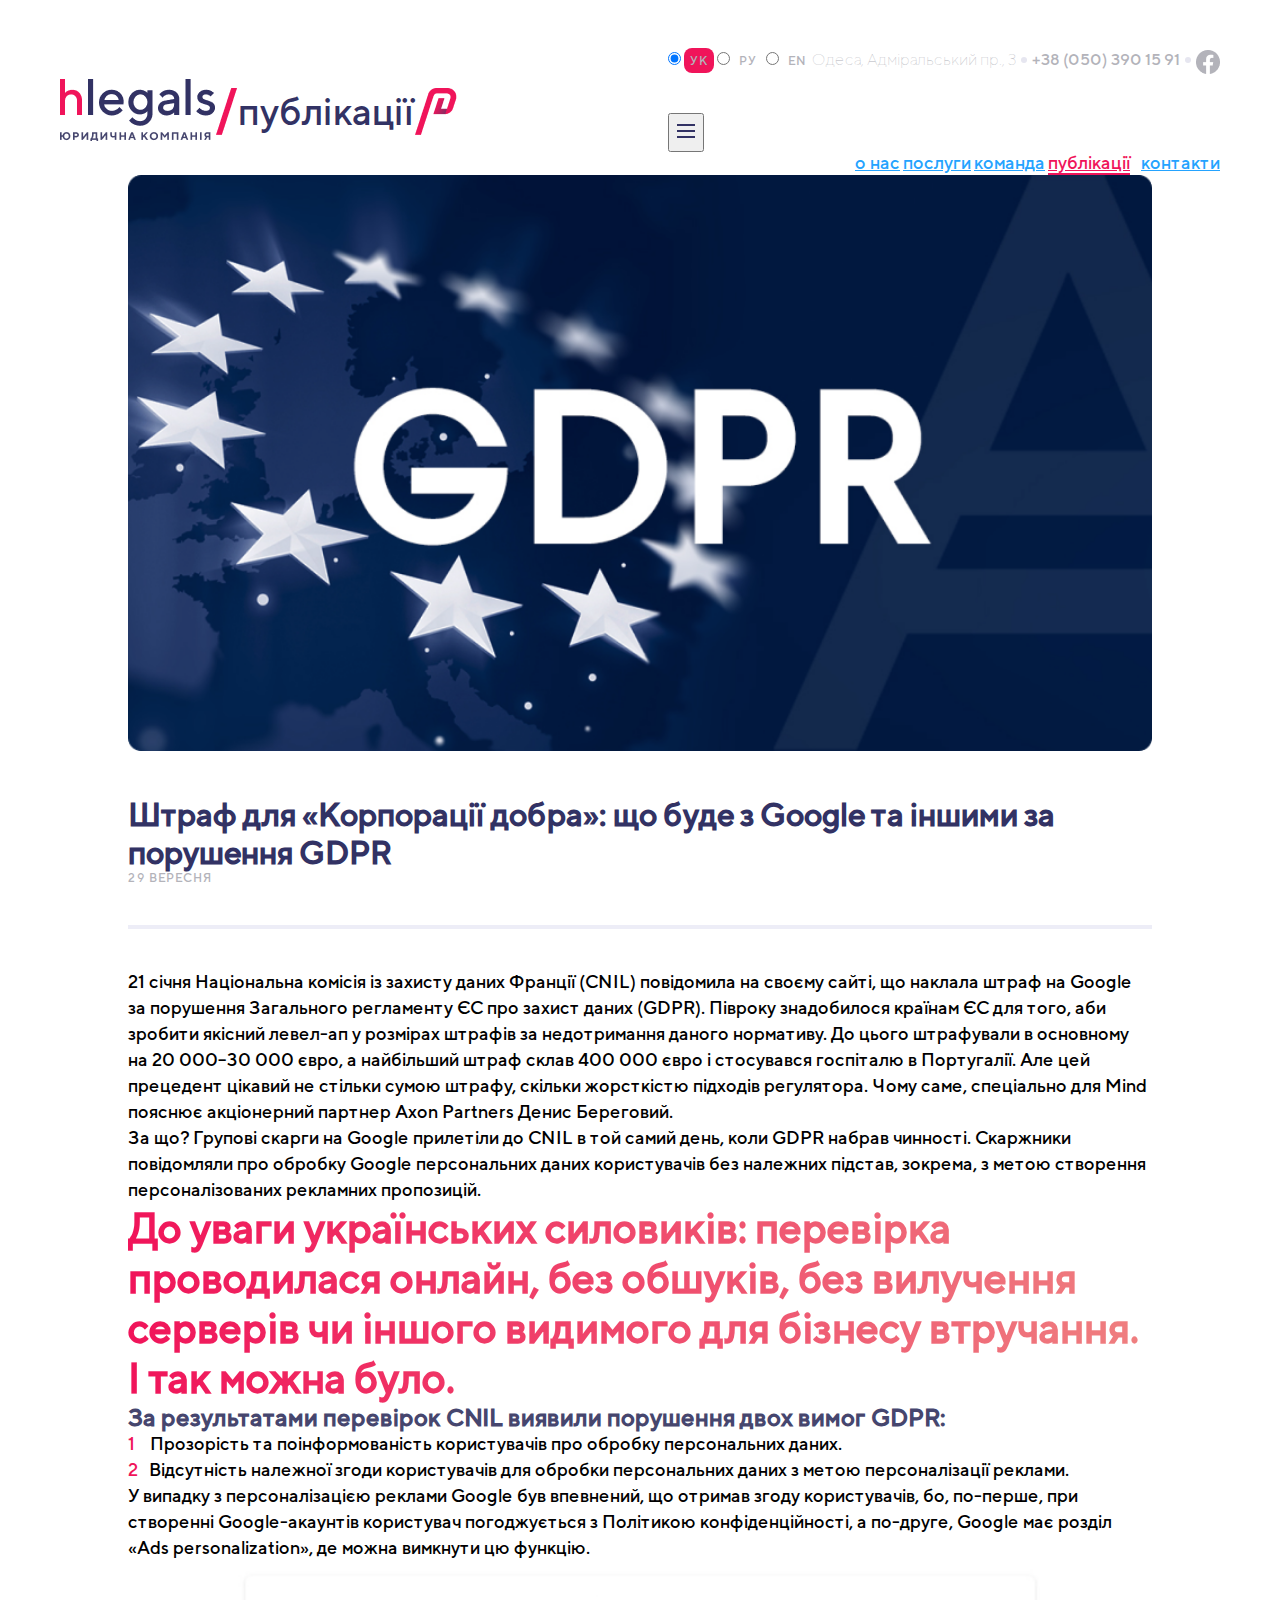
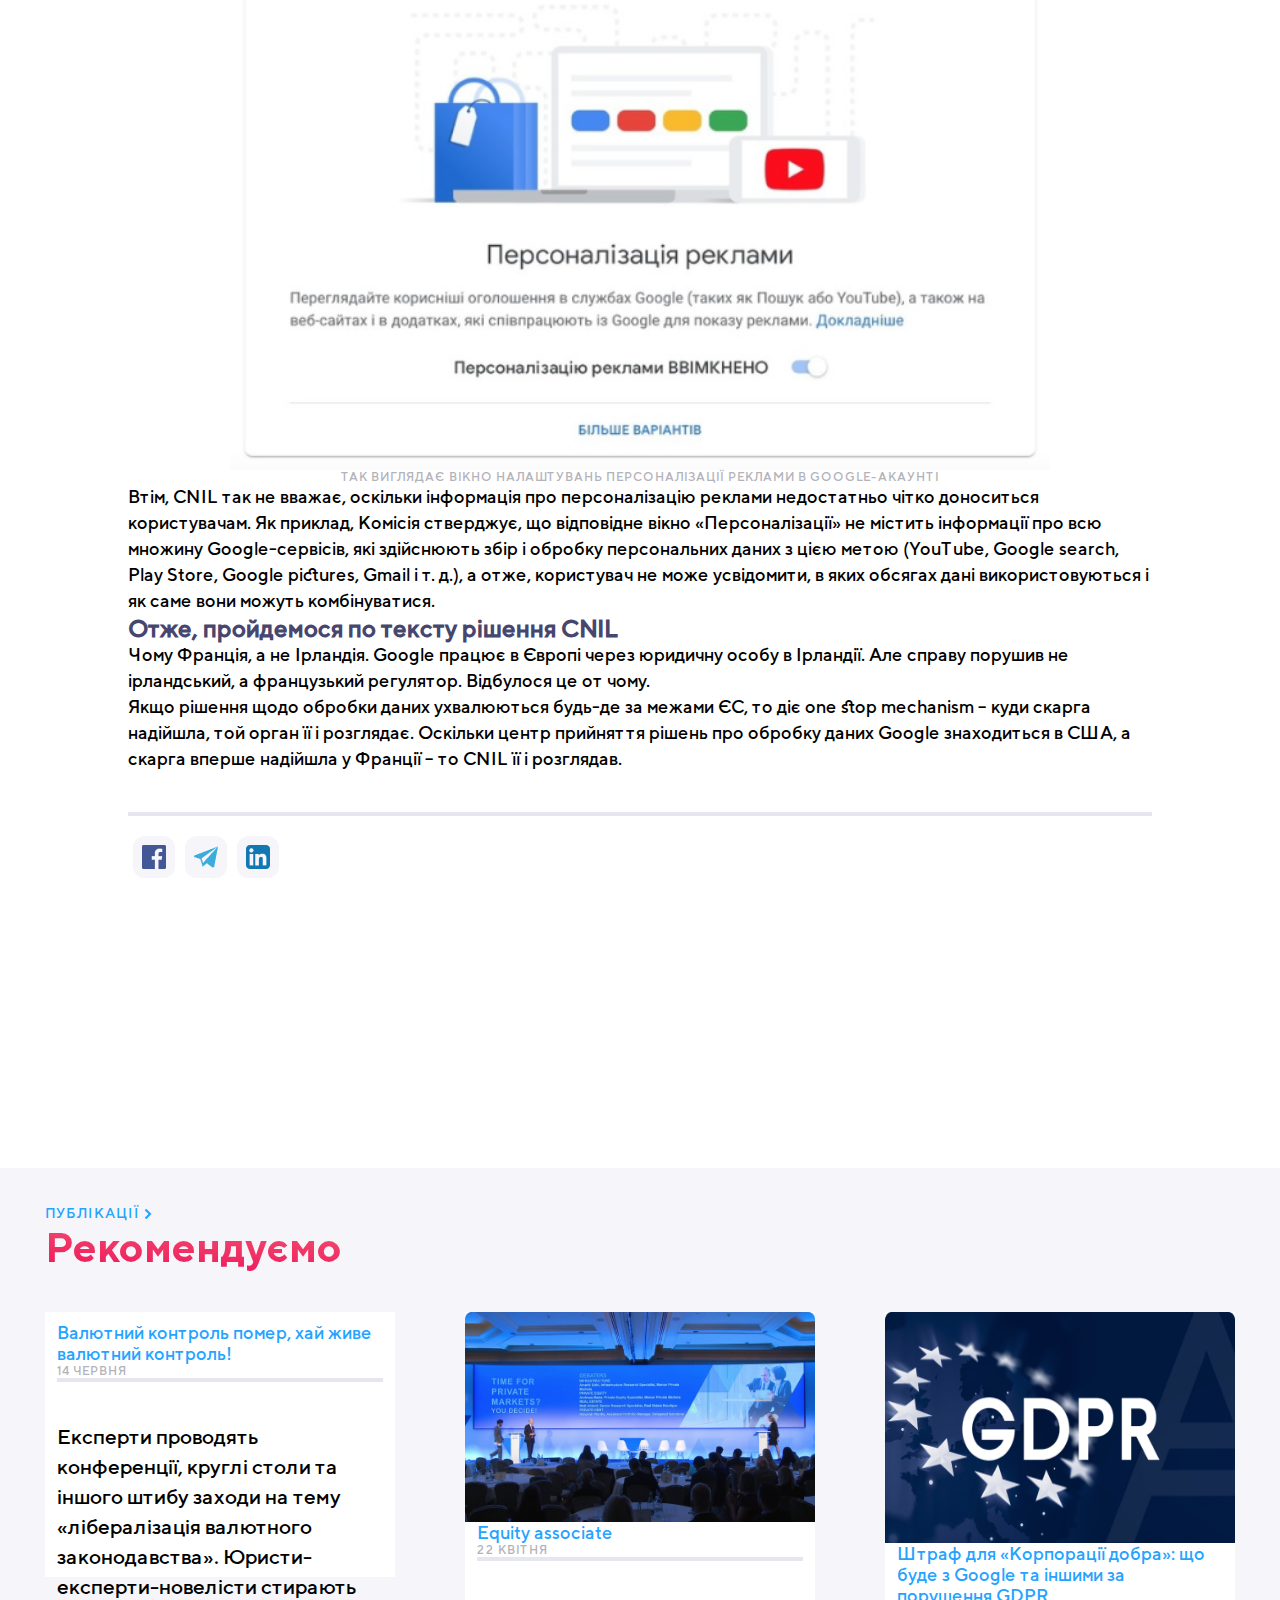
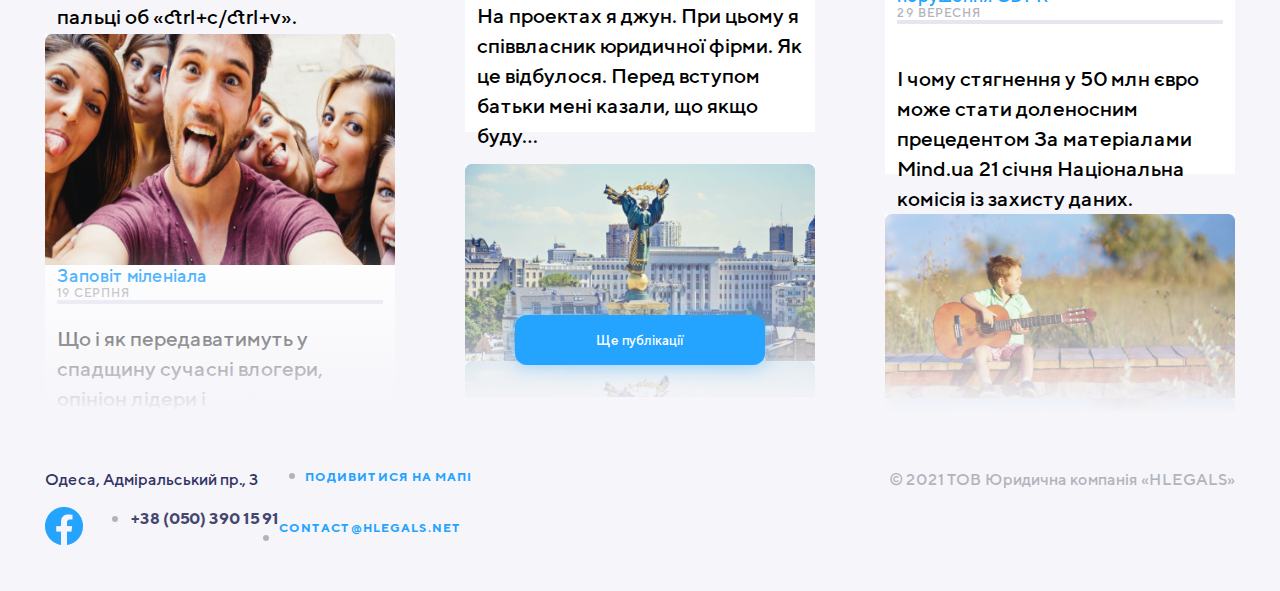
<file: pages/public.html>
<!DOCTYPE html>
<html lang="en">
<head>
  <meta charset="UTF-8">
  <meta http-equiv="X-UA-Compatible" content="IE=edge">
  <meta name="viewport" content="width=device-width, initial-scale=1.0">
  <link rel="stylesheet" href="../owl.carousel.min.css">
  <link rel="stylesheet" href="../owl.theme.default.min.css">
  <link href="https://cdn.jsdelivr.net/npm/bootstrap@5.1.3/dist/css/bootstrap.min.css" rel="stylesheet" integrity="sha384-1BmE4kWBq78iYhFldvKuhfTAU6auU8tT94WrHftjDbrCEXSU1oBoqyl2QvZ6jIW3" crossorigin="anonymous">
  <script src="https://cdn.jsdelivr.net/npm/bootstrap@5.1.3/dist/js/bootstrap.bundle.min.js" integrity="sha384-ka7Sk0Gln4gmtz2MlQnikT1wXgYsOg+OMhuP+IlRH9sENBO0LRn5q+8nbTov4+1p" crossorigin="anonymous"></script>
    <script src="https://cdn.jsdelivr.net/npm/bootstrap@5.1.1/dist/js/bootstrap.bundle.min.js" integrity="sha384-/bQdsTh/da6pkI1MST/rWKFNjaCP5gBSY4sEBT38Q/9RBh9AH40zEOg7Hlq2THRZ" crossorigin="anonymous"></script>  
  <link rel="stylesheet" href="../css/flex.css">
  <link rel="stylesheet" href="../css/headers_bottom.css">
  <link rel="stylesheet" href="../css/about.css">
  <link rel="stylesheet" href="../css/radio.css">
  <link rel="stylesheet" href="../css/public.css">
  <link rel="stylesheet" href="../css/style.css">
  <title>Document</title>
</head>
<body>
  <div class="wrapper">
  <header class="header fx-jc-sb">
<div class="logo">
  <a href="../index.html"><img src="../assets/img/Logo-white.png" alt=""></a>
  <img src="../assets/img/Slash.png" alt="">
  <a class="active_header" href="publication.html">публікації</a>
  <img src="../assets/img/Symbol Slash.png" alt="">
</div>
<div class="headers">
 <div class="headers__up">
    <div class="btn-group" role="group" aria-label="Basic radio toggle button group">
    <input type="radio" class="btn-check" name="btnradio" id="btnradio1" autocomplete="off" checked>
    <label class="btn btn-outline-primary" for="btnradio1">УК</label>
  
    <input type="radio" class="btn-check" name="btnradio" id="btnradio2" autocomplete="off">
    <label class="btn btn-outline-primary" for="btnradio2">РУ</label>
  
    <input type="radio" class="btn-check" name="btnradio" id="btnradio3" autocomplete="off">
    <label class="btn btn-outline-primary" for="btnradio3">EN</label>
  </div>
  <a class="a_address" href="https://goo.gl/maps/jKMx4VvEqDfRRRVb6">Одеса, Адміральський пр., 3</a>
  <a class="tel " href="tel:+38(050)3901591">+38 (050) 390 15 91</a>
  <a class="fec-a" href=""><img src="../assets/img/Facebook-2.png" alt=""></a>
 </div>
 <div class="headers__bottom">
  <nav class="navbar navbar-expand-lg">
    <div class="container-fluid p-0">
     <div class="navbar-toggler-img">
      <a href="../index.html"><img  src="../assets/img/Logo-white-min.png" alt=""></a>
      <img src="../assets/img/Slash_1-1.png" alt="">
      <a class="active_header_1" href="publication.html">публікації</a>
      <img src="../assets/img/Symbol Slash_1.png" alt="">
      </div>
       
      <button class="navbar-toggler" type="button" data-bs-toggle="collapse" data-bs-target="#navbarNavAltMarkup" aria-controls="navbarNavAltMarkup" aria-expanded="false" aria-label="Toggle navigation">
      <span class="navbar-toggler-icon"><img src="../assets/img/Hamburger_2.svg" alt=""></span>
      </button>
      <div class="collapse navbar-collapse fx-jc-fe" id="navbarNavAltMarkup">
        <div class="navbar-nav">
          <a class="nav-link" href="about.html">о нас</a>
          <a class="nav-link" href="servicec.html">послуги</a>
          <a class="nav-link" href="about team.html">команда</a>
          <a class="nav-link active_1" href="publication.html">публікації</a>
          <a class="nav-link" href="contact.html">контакти</a>
         
        </div>
      </div>
    </div>
  </nav>
</div>

</div>
  
</header>

<section class="public">
<div class="public-img"><img src="../assets/img/public-img.png" alt=""></div>
<div class="fx-column-jc">
<h3>Штраф для «Корпорації добра»: що буде з Google та іншими за порушення GDPR</h3>
<span>29 вересня</span>
<div class="content-public">
<p class="box_p">21 січня Національна комісія із захисту даних Франції (СNIL) повідомила на своєму сайті, що наклала штраф на Google за порушення Загального регламенту ЄС про захист даних (GDPR). Півроку знадобилося країнам ЄС для того, аби зробити якісний левел-ап у розмірах штрафів за недотримання даного нормативу. До цього штрафували в основному на 20 000–30 000 євро, а найбільший штраф склав 400 000 євро і стосувався госпіталю в Португалії. Але цей прецедент цікавий не стільки сумою штрафу, скільки жорсткістю підходів регулятора. Чому саме, спеціально для Mind пояснює акціонерний партнер Axon Partners Денис Береговий.</p>
<p class="box_p">За що? Групові скарги на Google прилетіли до СNIL в той самий день, коли GDPR набрав чинності. Скаржники повідомляли про обробку Google персональних даних користувачів без належних підстав, зокрема, з метою створення персоналізованих рекламних пропозицій.</p>
</div>
<h2>До уваги українських силовиків: перевірка проводилася онлайн, без обшуків, без вилучення серверів чи іншого видимого для бізнесу втручання. І так можна було.</h2>

  <h4>За результатами перевірок СNIL виявили порушення двох вимог GDPR:</h4>
  <p class="box_p"> <span class="box_p_span">1</span> Прозорість та поінформованість користувачів про обробку персональних даних.</p>
  <p class="box_p">  <span class="box_p_span">2</span>Відсутність належної згоди користувачів для обробки персональних даних з метою персоналізації реклами.</p>
  <p class="box_p"> У випадку з персоналізацією реклами Google був впевнений, що отримав згоду користувачів, бо, по-перше, при створенні Google-aкаунтів користувач погоджується з Політикою конфіденційності, а по-друге, Google має розділ «Ads personalization», де можна вимкнути цю функцію.</p>

</div>
<div class="public-img_1 fx-column-jc-ai"><img src="../assets/img/public-img_2.png" alt=""> <span>Так виглядає вікно налаштувань персоналізації реклами в Google-акаунті</span></div>
<p class="box_p">Втім, CNIL так не вважає, оскільки інформація про персоналізацію реклами недостатньо чітко доноситься користувачам. Як приклад, Комісія стверджує, що відповідне вікно «Персоналізації» не містить інформації про всю множину Google-сервісів, які здійснюють збір і обробку персональних даних з цією метою (YouТube, Google search, Play Store, Google pictures, Gmail і т. д.), а отже, користувач не може усвідомити, в яких обсягах дані використовуються і як саме вони можуть комбінуватися.</p>
<h4>Отже, пройдемося по тексту рішення СNIL</h4>
<div class="content_border">
  <p class="box_p">Чому Франція, а не Ірландія. Google працює в Європі через юридичну особу в Ірландії. Але справу порушив не ірландський, а французький регулятор. Відбулося це от чому.</p>
  <p class="box_p"> Якщо рішення щодо обробки даних ухвалюються будь-де за межами ЄС, то діє one stop mechanism – куди скарга надійшла, той орган її і розглядає. Оскільки центр прийняття рішень про обробку даних Google знаходиться в США, а скарга вперше надійшла у Франції – то CNIL її і розглядав.</p>
</div>
<div class="social flex" >
  <a class="social_k social-fc" href=""></a>
  <a class="social-tg social_k" href=""></a>
  <a class="social-lk social_k" href=""></a>
 
</div>
</section>

<section class="publications">
  <div class="container-publications">
  <div class="publications_heading">
    <a class="publications_heading-a" href="publication.html">Публікації</a>
    <h2> Рекомендуємо</h2>
  </div> 
<div class="cards fx-w fx-jc-sb">
<div class="cards-item-1 ">
<div class="cards-item-content fx-column-ar">
<a class="cards-item-1-a" href="public.html">Валютний контроль помер, хай живе валютний контроль!</a>
<span class="cards-item-1-span">14 червня</span>
<p class="cards-item-1-p">Експерти проводять конференції, круглі столи та іншого штибу заходи на тему «лібералізація валютного законодавства». Юристи-експерти-новелісти стирають пальці об «ctrl+c/ctrl+v».</p>
</div>
</div>
<div class="cards-item-2">
<div class="cards-item-content fx-column-jc">
<div class="background"></div>
<div class="text-cards fx-column-ar">
<a class="cards-item-1-a" href="public.html">Equity associate</a>
<span class="cards-item-1-span">22 квітня</span>
<p class="cards-item-1-p">На проектах я джун. При цьому я співвласник юридичної фірми. Як це відбулося. Перед вступом батьки мені казали, що якщо буду…</p>
</div>
</div>
</div>
<div class="cards-item-3">
  <div class="cards-item-content fx-column-jc">
  <div class="background"></div>
  <div class="text-cards fx-column-ar">
  <a class="cards-item-1-a" href="public.html">Штраф для «Корпорації добра»: що буде з Google та іншими за порушення GDPR</a>
  <span class="cards-item-1-span">29 вересня</span>
  <p class="cards-item-1-p">І чому стягнення у 50 млн євро може стати доленосним прецедентом За матеріалами Mind.ua 21 січня Національна комісія із захисту даних.</p>
  </div>
  </div>
  </div>
<div class="cards-item-4">
  <div class="cards-item-content fx-column-jc">
    <div class="background"></div>
    <div class="text-cards fx-column-ar">
    <a class="cards-item-1-a" href="public.html">Заповіт міленіала</a>
    <span class="cards-item-1-span">19 серпня</span>
    <p class="cards-item-1-p">Що і як передаватимуть у спадщину сучасні влогери, опініон лідери і криптомільйонери Типовий спадок українського покоління Х виглядає так: квартира у…</p>
    </div>
    </div>
</div>
<div class="cards-item-5">
  <div class="background fx-c-end"></div>
  
</div>
<div class="cards-item-6">
  <div class="background"></div>
</div>



</div>

</div>
<div class="shade fx-c-tx">
  <button class="publications-button"><a href="publication.html"> Ще публікації </a></button>
</div>
</section>

<footer>
  <div class="footer-content fx-jc-sb">

        <div class="contacts fx-column-jc">
          <div class="fx-jc-sb footer-content-1">
            <a class="footer-content-1-adress" href="https://goo.gl/maps/jKMx4VvEqDfRRRVb6"> Одеса, Адміральський пр., 3</a>
            <a class="footer-content-1-mapa" href="https://goo.gl/maps/jKMx4VvEqDfRRRVb6">Подивитися на мапі</a>
          </div>
        <div class="fx-jc-sb fx-ai footer-content-3">
            <a href=""><img src="../assets/img/Facebook-footer.png" alt=""></a>
            <a class="footer-content-1-tel" href="tel:+38(050)3901591">	+38 (050) 390 15 91</a>
            <a class="footer-content-1-mail" href="mailto:contact@hlegals.net">contact@hlegals.net</a>
        </div>
    </div>
    <div class="fx-column-jc footer-content-2">
            <span class="footer-content-2_span">© 2021 ТОВ Юридична компанія «HLEGALS»</span>
    </div>
  
</footer>

</div>
  
  <script src="../js/jquery.min.js"></script>
<script src="../owl.carousel.min.js"></script>
<script src="../js/jquery.min.js"></script>
<script src="../owl.carousel.min.js"></script>
<script>
$(document).ready(function() {
    $('.owl-carousel').owlCarousel({
loop:true,
margin:10,
responsiveClass:true,
responsive:{
  0:{
      items:2,
      nav:true
  },
  600:{
      items:2,
      nav:false
  },
  800:{
      items:4,
      nav:false
  },
  1200:{
      items:4,
      nav:true,
      loop:false
  }
}
})
});
</script>
</body>
</html>
</file>
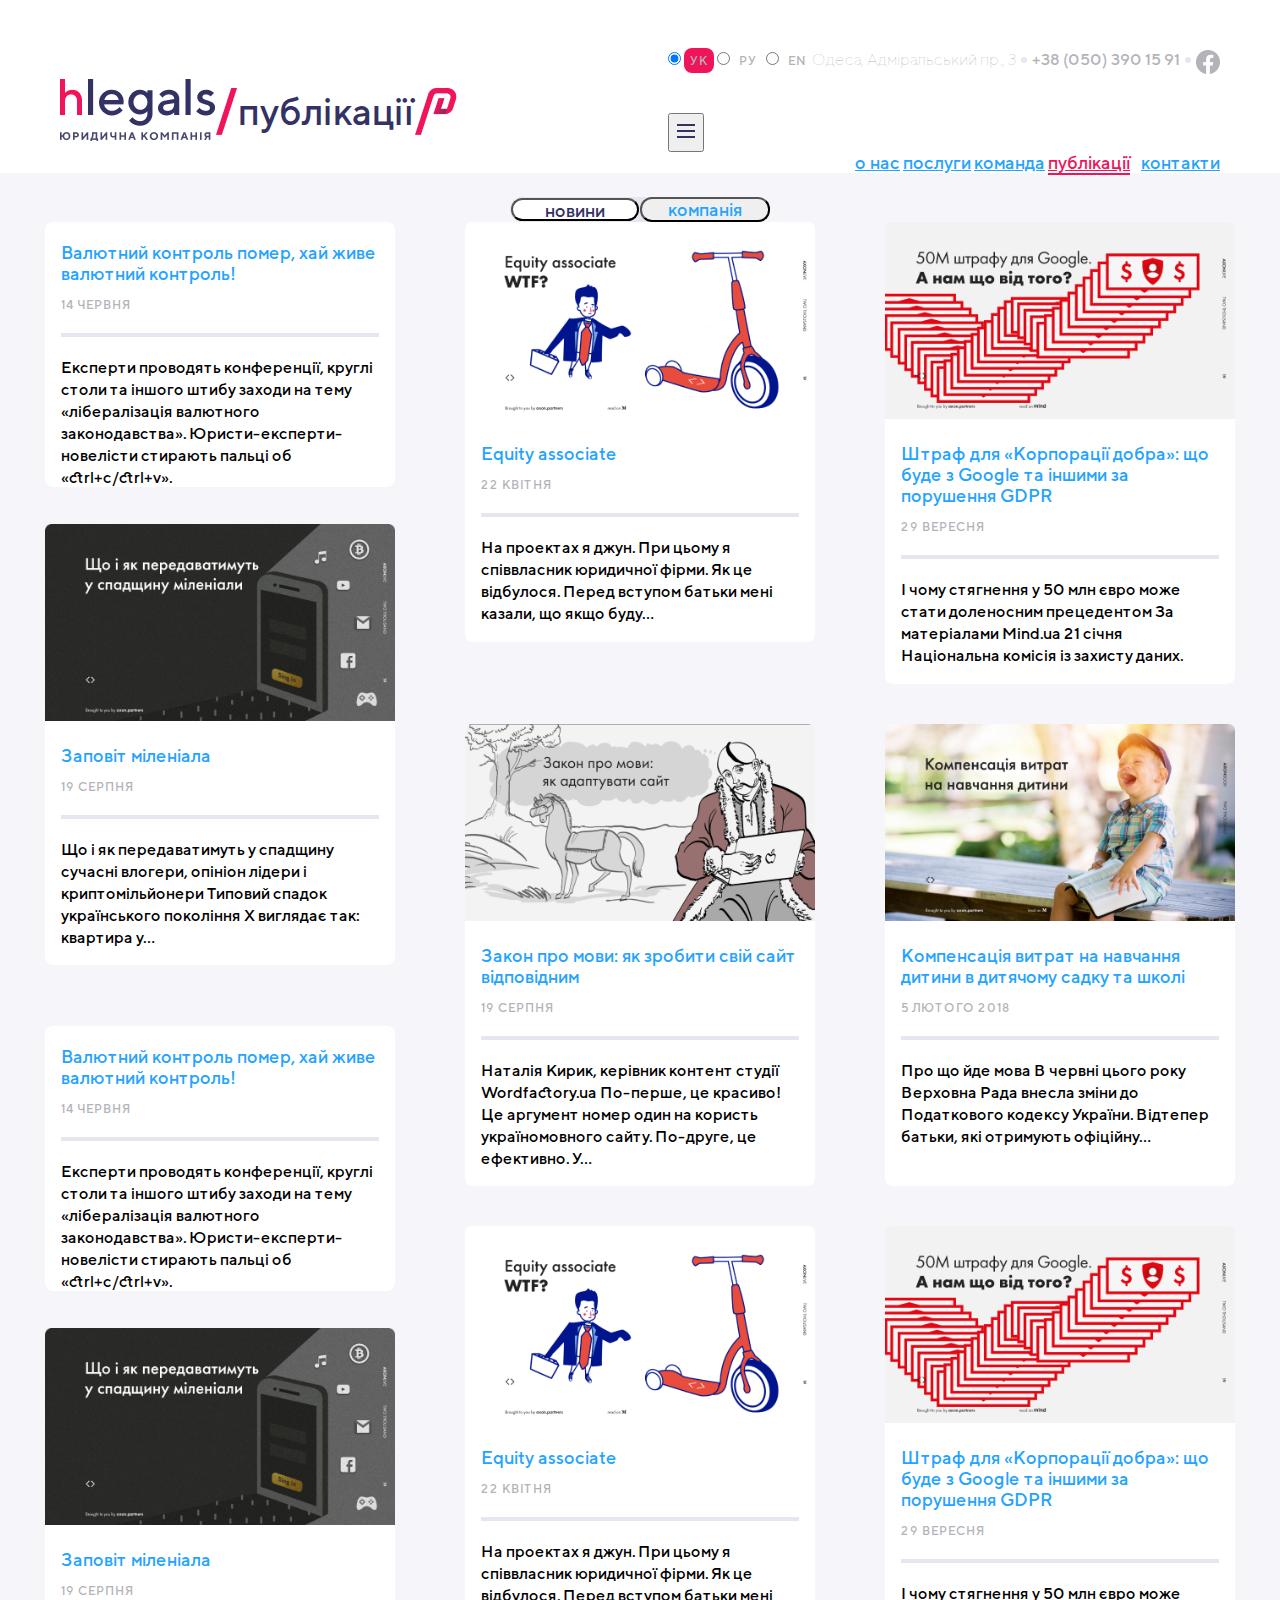
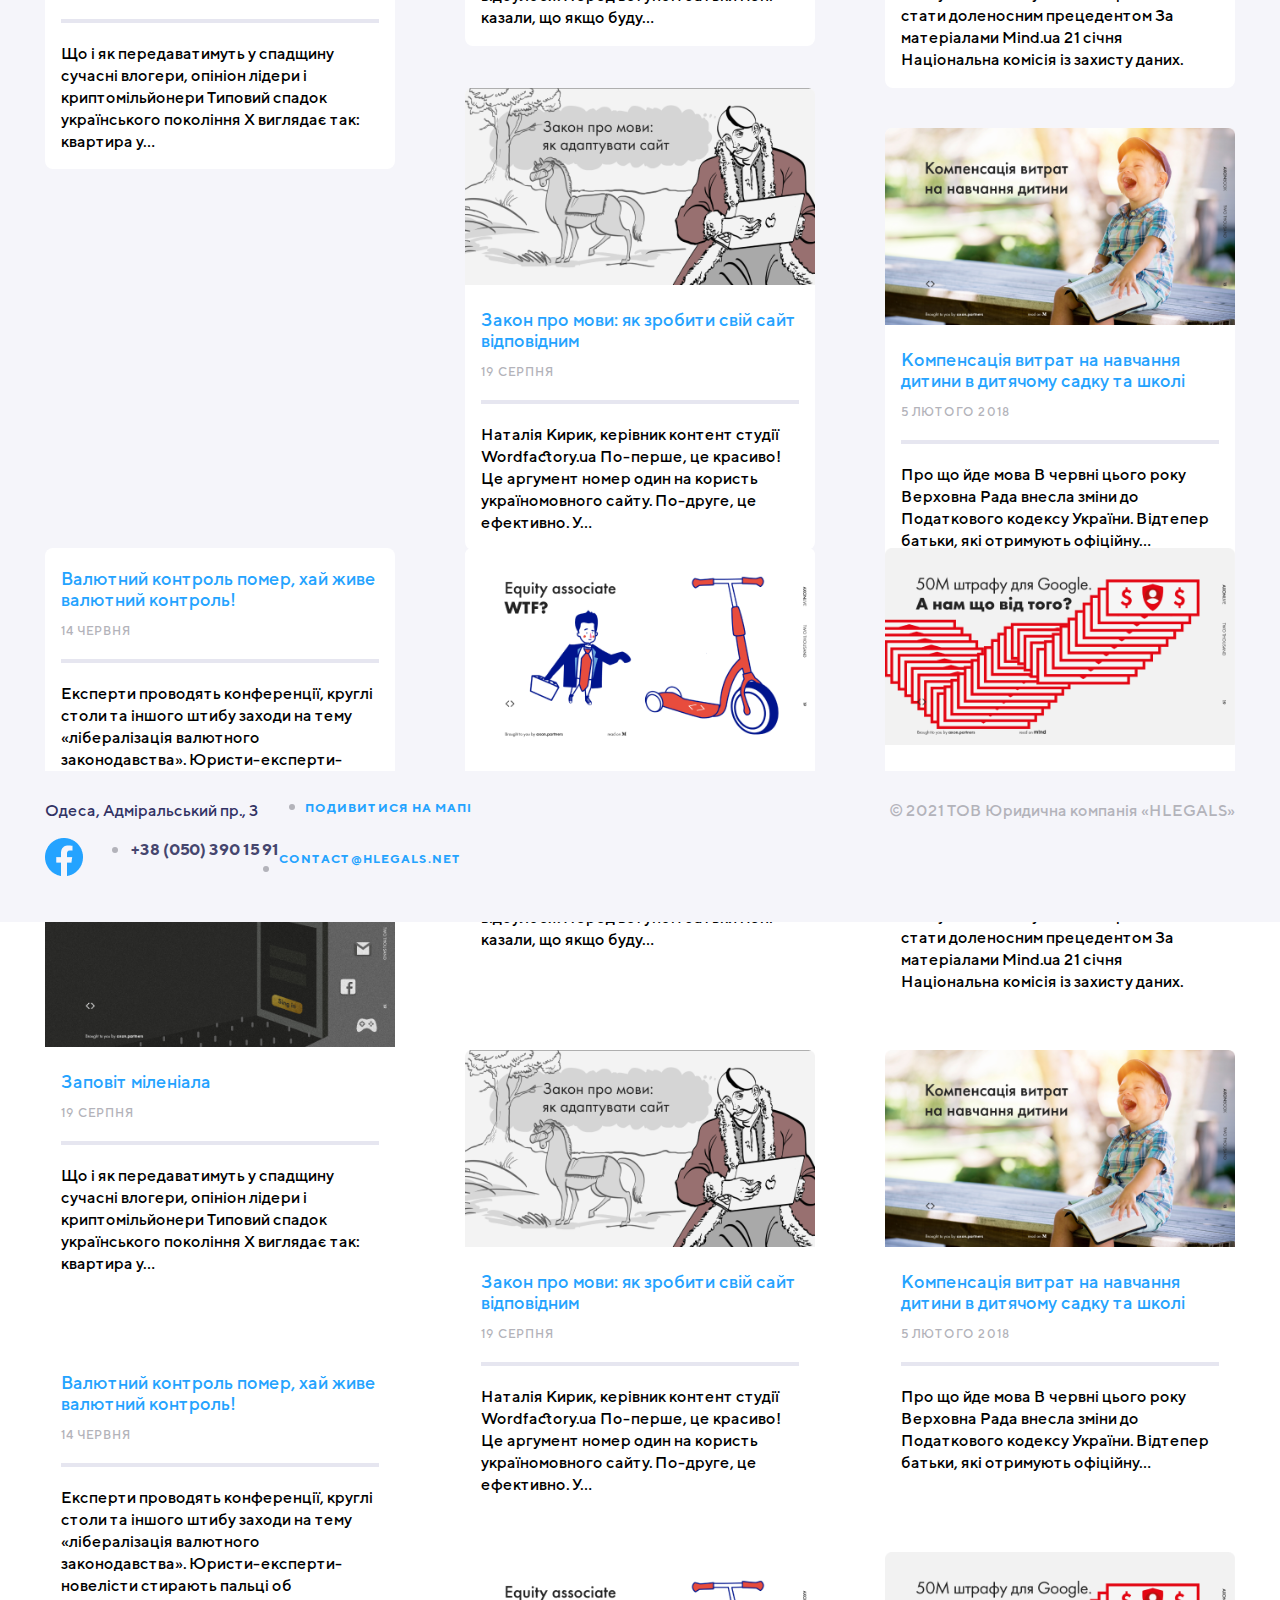
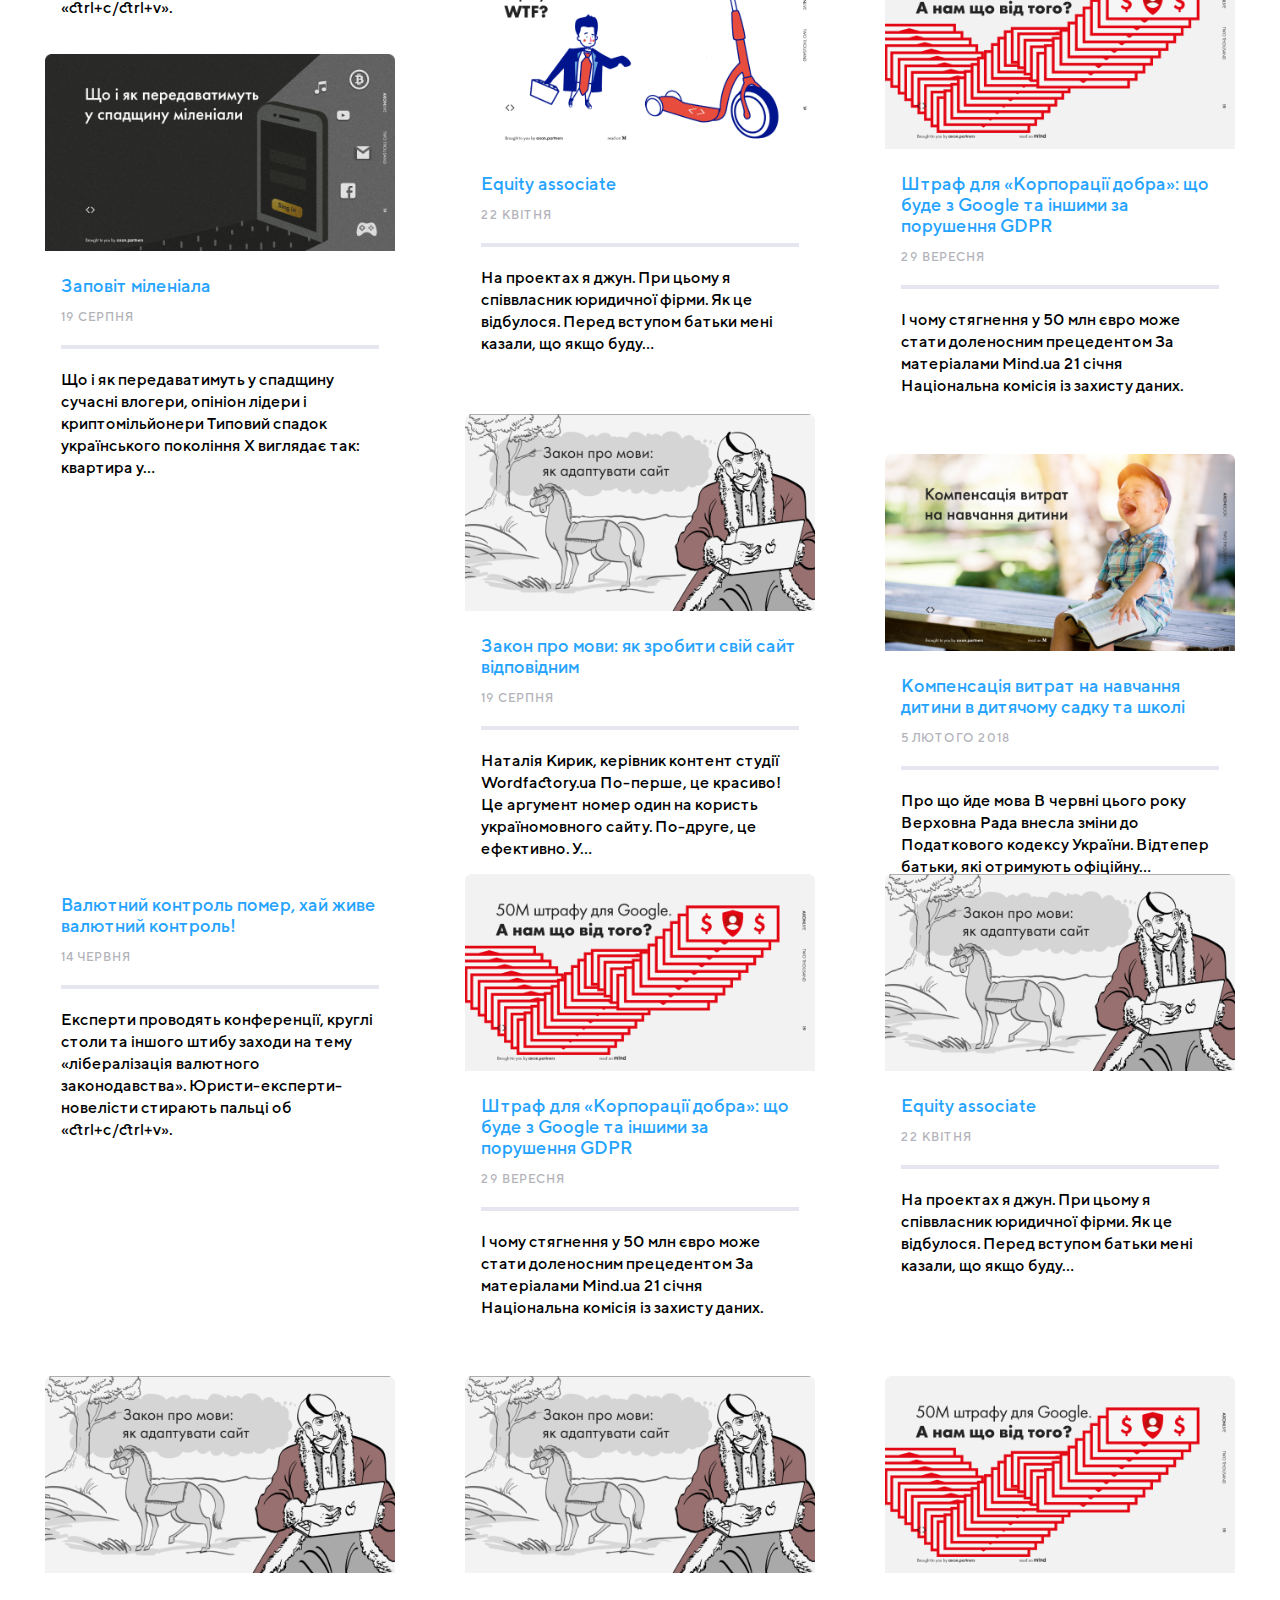
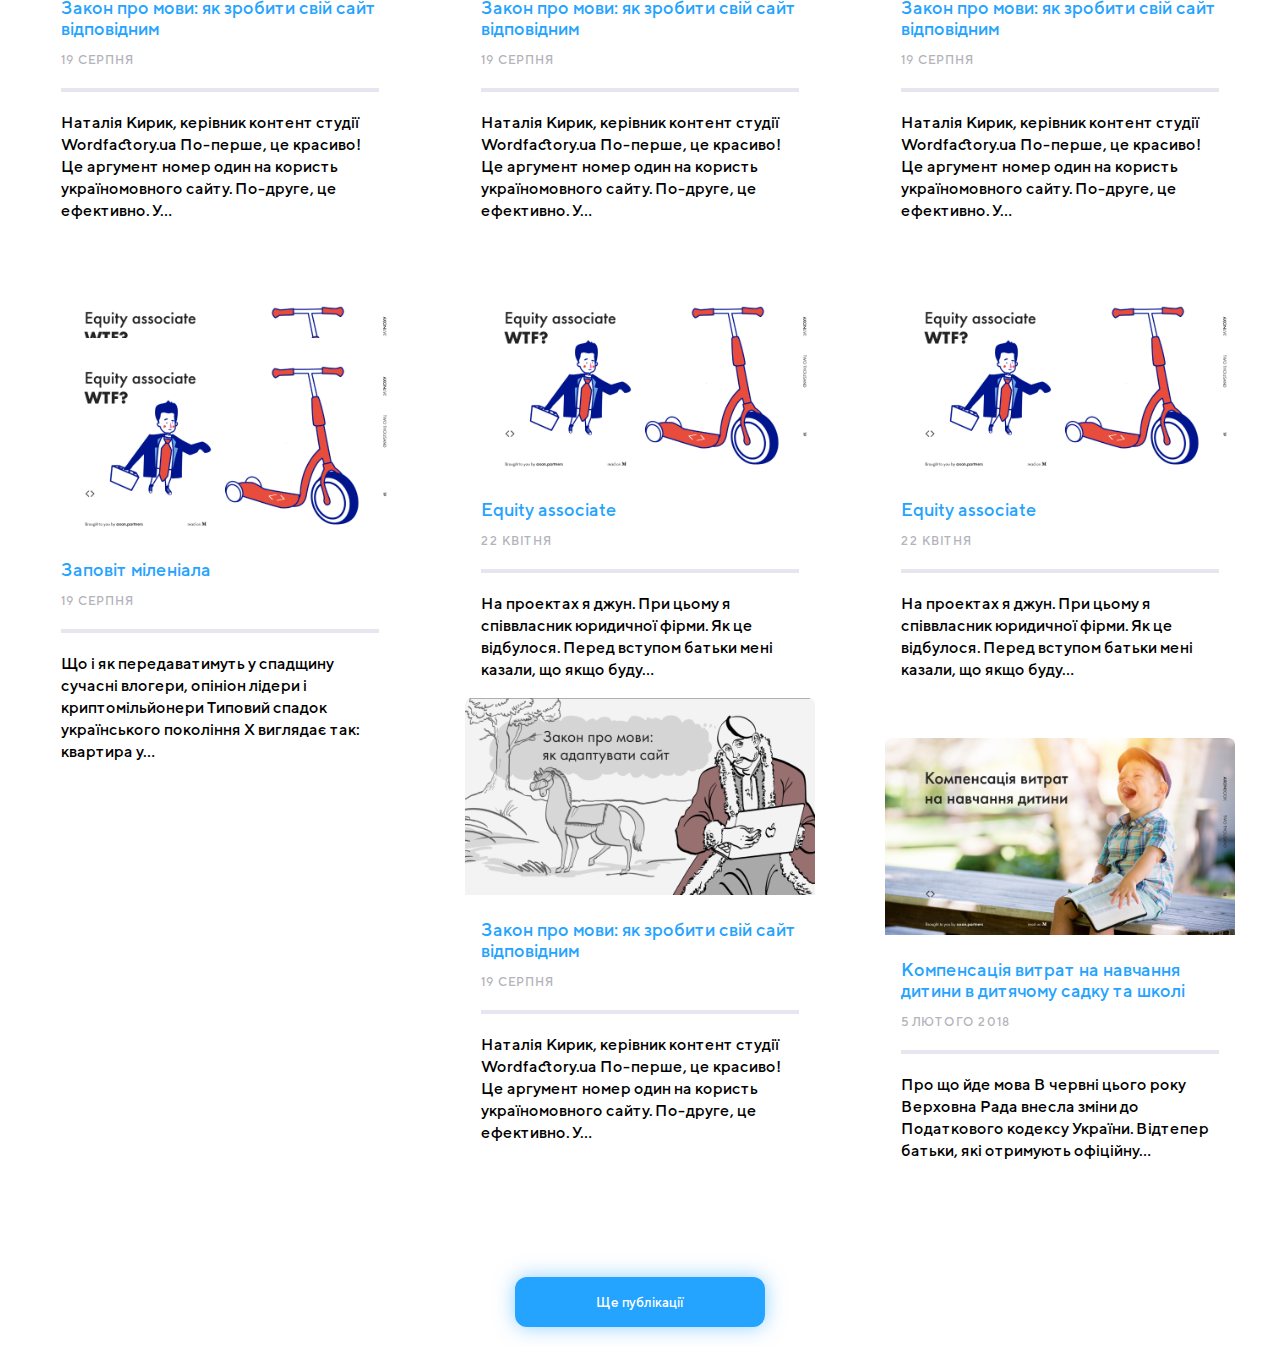
<file: pages/publication.html>
<!DOCTYPE html>
<html lang="en">
<head>
  <meta charset="UTF-8">
  <meta http-equiv="X-UA-Compatible" content="IE=edge">
  <meta name="viewport" content="width=device-width, initial-scale=1.0">
  <link rel="stylesheet" href="../owl.carousel.min.css">
  <link rel="stylesheet" href="../owl.theme.default.min.css">
  <link href="https://cdn.jsdelivr.net/npm/bootstrap@5.1.3/dist/css/bootstrap.min.css" rel="stylesheet" integrity="sha384-1BmE4kWBq78iYhFldvKuhfTAU6auU8tT94WrHftjDbrCEXSU1oBoqyl2QvZ6jIW3" crossorigin="anonymous">
  <script src="https://cdn.jsdelivr.net/npm/bootstrap@5.1.3/dist/js/bootstrap.bundle.min.js" integrity="sha384-ka7Sk0Gln4gmtz2MlQnikT1wXgYsOg+OMhuP+IlRH9sENBO0LRn5q+8nbTov4+1p" crossorigin="anonymous"></script>
    <script src="https://cdn.jsdelivr.net/npm/bootstrap@5.1.1/dist/js/bootstrap.bundle.min.js" integrity="sha384-/bQdsTh/da6pkI1MST/rWKFNjaCP5gBSY4sEBT38Q/9RBh9AH40zEOg7Hlq2THRZ" crossorigin="anonymous"></script>  
  <link rel="stylesheet" href="../css/flex.css">
  <link rel="stylesheet" href="../css/headers_bottom.css">
  <link rel="stylesheet" href="../css/radio.css">
  <link rel="stylesheet" href="../css/publication.css">
  <link rel="stylesheet" href="../css/about.css">
  <link rel="stylesheet" href="../css/style.css">
  <title>Document</title>
</head>
<body>
  <div class="wrapper">
  <header class="header fx-jc-sb">
<div class="logo">
  <a href="../index.html"><img src="../assets/img/Logo-white.png" alt=""></a>
  <img src="../assets/img/Slash.png" alt="">
  <a class="active_header" href="publication.html">публікації</a>
  <img src="../assets/img/Symbol Slash.png" alt="">
</div>
<div class="headers">
 <div class="headers__up">
    <div class="btn-group" role="group" aria-label="Basic radio toggle button group">
    <input type="radio" class="btn-check" name="btnradio" id="btnradio1" autocomplete="off" checked>
    <label class="btn btn-outline-primary" for="btnradio1">УК</label>
  
    <input type="radio" class="btn-check" name="btnradio" id="btnradio2" autocomplete="off">
    <label class="btn btn-outline-primary" for="btnradio2">РУ</label>
  
    <input type="radio" class="btn-check" name="btnradio" id="btnradio3" autocomplete="off">
    <label class="btn btn-outline-primary" for="btnradio3">EN</label>
  </div>
  <a class="a_address" href="https://goo.gl/maps/jKMx4VvEqDfRRRVb6">Одеса, Адміральський пр., 3</a>
  <a class="tel " href="tel:+38(050)3901591">+38 (050) 390 15 91</a>
  <a class="fec-a" href=""><img src="../assets/img/Facebook-2.png" alt=""></a>
 </div>
 <div class="headers__bottom">
  <nav class="navbar navbar-expand-lg">
    <div class="container-fluid p-0">
     <div class="navbar-toggler-img">
      <a href="../index.html"><img  src="../assets/img/Logo-white-min.png" alt=""></a>
      <img src="../assets/img/Slash_1-1.png" alt="">
      <a class="active_header_1" href="publication.html">публікації</a>
      <img src="../assets/img/Symbol Slash_1.png" alt="">
      </div>
       
      <button class="navbar-toggler" type="button" data-bs-toggle="collapse" data-bs-target="#navbarNavAltMarkup" aria-controls="navbarNavAltMarkup" aria-expanded="false" aria-label="Toggle navigation">
      <span class="navbar-toggler-icon"><img src="../assets/img/Hamburger_2.svg" alt=""></span>
      </button>
      <div class="collapse navbar-collapse fx-jc-fe" id="navbarNavAltMarkup">
        <div class="navbar-nav">
          <a class="nav-link" href="about.html">о нас</a>
          <a class="nav-link" href="servicec.html">послуги</a>
          <a class="nav-link" href="about team.html">команда</a>
          <a class="nav-link active_1" href="publication.html">публікації</a>
          <a class="nav-link" href="contact.html">контакти</a>
         
        </div>
      </div>
    </div>
  </nav>
</div>

</div>
  
</header>

<div class="block_1">
  <section class="section">
      <ul class="nav nav-pills mb-3 fx-jc-c" id="pills-tab" role="tablist">

          <li class="nav-item fx-jc-sb  " style=" border-radius: 12px; width:260px; background: #E6E6F0;" role="presentation">
              <button class="nav-link active " id="pills-profile-tab" style="width:49%; border-radius: 12px;" data-bs-toggle="pill" data-bs-target="#pills-profile" type="button" role="tab" aria-controls="pills-profile" aria-selected="false">новини</button>
              <button class="nav-link " id="pills-contact-tab" style="width:50%; border-radius: 12px;" data-bs-toggle="pill" data-bs-target="#pills-contact" type="button" role="tab" aria-controls="pills-contact" aria-selected="false">компанія</button>
          </li>
      </ul>
      <div class="tab-content" id="pills-tabContent">
          <div class="tab-pane fade show active" id="pills-home" role="tabpanel" aria-labelledby="pills-home-tab">
              <div class="content_1 fx-w fx-jc-sb">

                  <div class="box_1 ">
                      <div class="box_1_content ">
                          <div class="p_c_box_0">
                              <a class="a_box_1" href="public.html">Валютний контроль помер, хай живе валютний контроль!</a>
                          </div>
                          <div class="p_c_box_2"><span class="span_1_box_1">14 червня</span></div>

                          <div class="p_c_box_1">
                              <p class="p_box_1">Експерти проводять конференції, круглі столи та іншого штибу заходи на тему «лібералізація валютного законодавства». Юристи-експерти-новелісти стирають пальці об «ctrl+c/ctrl+v».</p>
                          </div>
                      </div>
                  </div>

                  <div class="box_3 box_3_1">
                      <div class="img_box_3"><img class="img_box_3_1" src="../assets/img/image-2.png" alt=""></div>
                      <div class="box_1_content ">
                          <div class="p_c_box_0">
                              <a class="a_box_1" href="public.html">Equity associate</a>
                          </div>
                          <div class="p_c_box_2"><span class="span_1_box_1">22 квітня</span></div>

                          <div class="p_c_box_1">
                              <p class="p_box_1"> На проектах я джун. При цьому я співвласник юридичної фірми. Як це відбулося. Перед вступом батьки мені казали, що якщо буду… </p>
                          </div>
                      </div>
                  </div>

                  <div class="box_3 box_3_2">
                      <div class="img_box_3"><img class="img_box_3_1" src="../assets/img/image-4.png" alt=""></div>
                      <div class="box_1_content ">
                          <div class="p_c_box_0">
                              <a class="a_box_1" href="public.html">Штраф для «Корпорації добра»: що буде з Google та іншими за порушення GDPR</a>
                          </div>
                          <div class="p_c_box_2"><span class="span_1_box_1">29 вересня</span></div>

                          <div class="p_c_box_1">
                              <p class="p_box_1"> І чому стягнення у 50 млн євро може стати доленосним прецедентом За матеріалами Mind.ua 21 січня Національна комісія із захисту даних. </p>
                          </div>
                      </div>
                  </div>

                  <div class="box_3 box_3_3 box_3_3_1">
                      <div class="img_box_3"><img class="img_box_3_1" src="../assets/img/image-1.png" alt=""></div>
                      <div class="box_1_content ">
                          <div class="p_c_box_0">
                              <a class="a_box_1" href="public.html">Заповіт міленіала</a>
                          </div>
                          <div class="p_c_box_2"><span class="span_1_box_1">19 серпня</span></div>

                          <div class="p_c_box_1">
                              <p class="p_box_1"> Що і як передаватимуть у спадщину сучасні влогери, опініон лідери і криптомільйонери Типовий спадок українського покоління Х виглядає так: квартира у… </p>
                          </div>
                      </div>
                  </div>
                  <div class="box_3 box_3_2">
                      <div class="img_box_3"><img class="img_box_3_1" src="../assets/img/image-3.png" alt=""></div>
                      <div class="box_1_content ">
                          <div class="p_c_box_0">
                              <a class="a_box_1" href="public.html">Закон про мови: як зробити свій сайт відповідним</a>
                          </div>
                          <div class="p_c_box_2"><span class="span_1_box_1">19 серпня</span></div>

                          <div class="p_c_box_1">
                              <p class="p_box_1"> Наталія Кирик, керівник контент студії Wordfactory.ua По-перше, це красиво! Це аргумент номер один на користь україномовного сайту. По-друге, це ефективно. У…</p>
                          </div>
                      </div>
                  </div>

                  <div class="box_3 box_3_2">
                      <div class="img_box_3"><img class="img_box_3_1" src="../assets/img/image-5.png" alt=""></div>
                      <div class="box_1_content ">
                          <div class="p_c_box_0">
                              <a class="a_box_1" href="public.html">Компенсація витрат на навчання дитини в дитячому садку та школі</a>
                          </div>
                          <div class="p_c_box_2"><span class="span_1_box_1">5 Лютого 2018</span></div>

                          <div class="p_c_box_1">
                              <p class="p_box_1"> Про що йде мова В червні цього року Верховна Рада внесла зміни до Податкового кодексу України. Відтепер батьки, які отримують офіційну… </p>
                          </div>
                      </div>
                  </div>


                  <div class="box_1 box_3_3_1">
                      <div class="box_1_content ">
                          <div class="p_c_box_0">
                              <a class="a_box_1" href="public.html">Валютний контроль помер, хай живе валютний контроль!</a>
                          </div>
                          <div class="p_c_box_2"><span class="span_1_box_1">14 червня</span></div>

                          <div class="p_c_box_1">
                              <p class="p_box_1">Експерти проводять конференції, круглі столи та іншого штибу заходи на тему «лібералізація валютного законодавства». Юристи-експерти-новелісти стирають пальці об «ctrl+c/ctrl+v».</p>
                          </div>
                      </div>
                  </div>


                  <div class="box_3 box_3_1">
                      <div class="img_box_3"><img class="img_box_3_1" src="../assets/img/image-2.png" alt=""></div>
                      <div class="box_1_content ">
                          <div class="p_c_box_0">
                              <a class="a_box_1" href="public.html">Equity associate</a>
                          </div>
                          <div class="p_c_box_2"><span class="span_1_box_1">22 квітня</span></div>

                          <div class="p_c_box_1">
                              <p class="p_box_1"> На проектах я джун. При цьому я співвласник юридичної фірми. Як це відбулося. Перед вступом батьки мені казали, що якщо буду… </p>
                          </div>
                      </div>
                  </div>
                  <div class="box_3 box_3_2">
                      <div class="img_box_3"><img class="img_box_3_1" src="../assets/img/image-4.png" alt=""></div>
                      <div class="box_1_content ">
                          <div class="p_c_box_0">
                              <a class="a_box_1" href="public.html">Штраф для «Корпорації добра»: що буде з Google та іншими за порушення GDPR</a>
                          </div>
                          <div class="p_c_box_2"><span class="span_1_box_1">29 вересня</span></div>

                          <div class="p_c_box_1">
                              <p class="p_box_1"> І чому стягнення у 50 млн євро може стати доленосним прецедентом За матеріалами Mind.ua 21 січня Національна комісія із захисту даних. </p>
                          </div>
                      </div>
                  </div>
                  <div class="box_3 box_3_3 box_3_3_2">
                      <div class="img_box_3"><img class="img_box_3_1" src="../assets/img/image-1.png" alt=""></div>
                      <div class="box_1_content ">
                          <div class="p_c_box_0">
                              <a class="a_box_1" href="public.html">Заповіт міленіала</a>
                          </div>
                          <div class="p_c_box_2"><span class="span_1_box_1">19 серпня</span></div>

                          <div class="p_c_box_1">
                              <p class="p_box_1"> Що і як передаватимуть у спадщину сучасні влогери, опініон лідери і криптомільйонери Типовий спадок українського покоління Х виглядає так: квартира у… </p>
                          </div>
                      </div>
                  </div>
                  <div class="box_3 box_3_2 box_3_3_3">
                      <div class="img_box_3"><img class="img_box_3_1" src="../assets/img/image-3.png" alt=""></div>
                      <div class="box_1_content ">
                          <div class="p_c_box_0">
                              <a class="a_box_1" href="public.html">Закон про мови: як зробити свій сайт відповідним</a>
                          </div>
                          <div class="p_c_box_2"><span class="span_1_box_1">19 серпня</span></div>

                          <div class="p_c_box_1">
                              <p class="p_box_1"> Наталія Кирик, керівник контент студії Wordfactory.ua По-перше, це красиво! Це аргумент номер один на користь україномовного сайту. По-друге, це ефективно. У…</p>
                          </div>
                      </div>
                  </div>
                  <div class="box_3 box_3_2 box_3_3_4">
                      <div class="img_box_3"><img class="img_box_3_1" src="../assets/img/image-5.png" alt=""></div>
                      <div class="box_1_content ">
                          <div class="p_c_box_0">
                              <a class="a_box_1" href="public.html">Компенсація витрат на навчання дитини в дитячому садку та школі</a>
                          </div>
                          <div class="p_c_box_2"><span class="span_1_box_1">5 Лютого 2018</span></div>

                          <div class="p_c_box_1">
                              <p class="p_box_1"> Про що йде мова В червні цього року Верховна Рада внесла зміни до Податкового кодексу України. Відтепер батьки, які отримують офіційну… </p>
                          </div>
                      </div>
                  </div>
                 
                 


              </div>


          </div>
          <div class="tab-pane fade" id="pills-profile" role="tabpanel" aria-labelledby="pills-profile-tab"><div class="content_1 fx-w fx-jc-sb">

              <div class="box_1 ">
                  <div class="box_1_content ">
                      <div class="p_c_box_0">
                          <a class="a_box_1" href="public.html">Валютний контроль помер, хай живе валютний контроль!</a>
                      </div>
                      <div class="p_c_box_2"><span class="span_1_box_1">14 червня</span></div>

                      <div class="p_c_box_1">
                          <p class="p_box_1">Експерти проводять конференції, круглі столи та іншого штибу заходи на тему «лібералізація валютного законодавства». Юристи-експерти-новелісти стирають пальці об «ctrl+c/ctrl+v».</p>
                      </div>
                  </div>
              </div>

              <div class="box_3 box_3_1">
                  <div class="img_box_3"><img class="img_box_3_1" src="../assets/img/image-2.png" alt=""></div>
                  <div class="box_1_content ">
                      <div class="p_c_box_0">
                          <a class="a_box_1" href="public.html">Equity associate</a>
                      </div>
                      <div class="p_c_box_2"><span class="span_1_box_1">22 квітня</span></div>

                      <div class="p_c_box_1">
                          <p class="p_box_1"> На проектах я джун. При цьому я співвласник юридичної фірми. Як це відбулося. Перед вступом батьки мені казали, що якщо буду… </p>
                      </div>
                  </div>
              </div>

              <div class="box_3 box_3_2">
                  <div class="img_box_3"><img class="img_box_3_1" src="../assets/img/image-4.png" alt=""></div>
                  <div class="box_1_content ">
                      <div class="p_c_box_0">
                          <a class="a_box_1" href="public.html">Штраф для «Корпорації добра»: що буде з Google та іншими за порушення GDPR</a>
                      </div>
                      <div class="p_c_box_2"><span class="span_1_box_1">29 вересня</span></div>

                      <div class="p_c_box_1">
                          <p class="p_box_1"> І чому стягнення у 50 млн євро може стати доленосним прецедентом За матеріалами Mind.ua 21 січня Національна комісія із захисту даних. </p>
                      </div>
                  </div>
              </div>

              <div class="box_3 box_3_3 box_3_3_1">
                  <div class="img_box_3"><img class="img_box_3_1" src="../assets/img/image-1.png" alt=""></div>
                  <div class="box_1_content ">
                      <div class="p_c_box_0">
                          <a class="a_box_1" href="public.html">Заповіт міленіала</a>
                      </div>
                      <div class="p_c_box_2"><span class="span_1_box_1">19 серпня</span></div>

                      <div class="p_c_box_1">
                          <p class="p_box_1"> Що і як передаватимуть у спадщину сучасні влогери, опініон лідери і криптомільйонери Типовий спадок українського покоління Х виглядає так: квартира у… </p>
                      </div>
                  </div>
              </div>
              <div class="box_3 box_3_2">
                  <div class="img_box_3"><img class="img_box_3_1" src="../assets/img/image-3.png" alt=""></div>
                  <div class="box_1_content ">
                      <div class="p_c_box_0">
                          <a class="a_box_1" href="public.html">Закон про мови: як зробити свій сайт відповідним</a>
                      </div>
                      <div class="p_c_box_2"><span class="span_1_box_1">19 серпня</span></div>

                      <div class="p_c_box_1">
                          <p class="p_box_1"> Наталія Кирик, керівник контент студії Wordfactory.ua По-перше, це красиво! Це аргумент номер один на користь україномовного сайту. По-друге, це ефективно. У…</p>
                      </div>
                  </div>
              </div>

              <div class="box_3 box_3_2">
                  <div class="img_box_3"><img class="img_box_3_1" src="../assets/img/image-5.png" alt=""></div>
                  <div class="box_1_content ">
                      <div class="p_c_box_0">
                          <a class="a_box_1" href="public.html">Компенсація витрат на навчання дитини в дитячому садку та школі</a>
                      </div>
                      <div class="p_c_box_2"><span class="span_1_box_1">5 Лютого 2018</span></div>

                      <div class="p_c_box_1">
                          <p class="p_box_1"> Про що йде мова В червні цього року Верховна Рада внесла зміни до Податкового кодексу України. Відтепер батьки, які отримують офіційну… </p>
                      </div>
                  </div>
              </div>


              <div class="box_1 box_3_3_1">
                  <div class="box_1_content ">
                      <div class="p_c_box_0">
                          <a class="a_box_1" href="public.html">Валютний контроль помер, хай живе валютний контроль!</a>
                      </div>
                      <div class="p_c_box_2"><span class="span_1_box_1">14 червня</span></div>

                      <div class="p_c_box_1">
                          <p class="p_box_1">Експерти проводять конференції, круглі столи та іншого штибу заходи на тему «лібералізація валютного законодавства». Юристи-експерти-новелісти стирають пальці об «ctrl+c/ctrl+v».</p>
                      </div>
                  </div>
              </div>


              <div class="box_3 box_3_1">
                  <div class="img_box_3"><img class="img_box_3_1" src="../assets/img/image-2.png" alt=""></div>
                  <div class="box_1_content ">
                      <div class="p_c_box_0">
                          <a class="a_box_1" href="public.html">Equity associate</a>
                      </div>
                      <div class="p_c_box_2"><span class="span_1_box_1">22 квітня</span></div>

                      <div class="p_c_box_1">
                          <p class="p_box_1"> На проектах я джун. При цьому я співвласник юридичної фірми. Як це відбулося. Перед вступом батьки мені казали, що якщо буду… </p>
                      </div>
                  </div>
              </div>
              <div class="box_3 box_3_2">
                  <div class="img_box_3"><img class="img_box_3_1" src="../assets/img/image-4.png" alt=""></div>
                  <div class="box_1_content ">
                      <div class="p_c_box_0">
                          <a class="a_box_1" href="public.html">Штраф для «Корпорації добра»: що буде з Google та іншими за порушення GDPR</a>
                      </div>
                      <div class="p_c_box_2"><span class="span_1_box_1">29 вересня</span></div>

                      <div class="p_c_box_1">
                          <p class="p_box_1"> І чому стягнення у 50 млн євро може стати доленосним прецедентом За матеріалами Mind.ua 21 січня Національна комісія із захисту даних. </p>
                      </div>
                  </div>
              </div>
              <div class="box_3 box_3_3 box_3_3_2">
                  <div class="img_box_3"><img class="img_box_3_1" src="../assets/img/image-1.png" alt=""></div>
                  <div class="box_1_content ">
                      <div class="p_c_box_0">
                          <a class="a_box_1" href="public.html">Заповіт міленіала</a>
                      </div>
                      <div class="p_c_box_2"><span class="span_1_box_1">19 серпня</span></div>

                      <div class="p_c_box_1">
                          <p class="p_box_1"> Що і як передаватимуть у спадщину сучасні влогери, опініон лідери і криптомільйонери Типовий спадок українського покоління Х виглядає так: квартира у… </p>
                      </div>
                  </div>
              </div>
              <div class="box_3 box_3_2 box_3_3_3">
                  <div class="img_box_3"><img class="img_box_3_1" src="../assets/img/image-3.png" alt=""></div>
                  <div class="box_1_content ">
                      <div class="p_c_box_0">
                          <a class="a_box_1" href="public.html">Закон про мови: як зробити свій сайт відповідним</a>
                      </div>
                      <div class="p_c_box_2"><span class="span_1_box_1">19 серпня</span></div>

                      <div class="p_c_box_1">
                          <p class="p_box_1"> Наталія Кирик, керівник контент студії Wordfactory.ua По-перше, це красиво! Це аргумент номер один на користь україномовного сайту. По-друге, це ефективно. У…</p>
                      </div>
                  </div>
              </div>
              <div class="box_3 box_3_2 box_3_3_4">
                  <div class="img_box_3"><img class="img_box_3_1" src="../assets/img/image-5.png" alt=""></div>
                  <div class="box_1_content ">
                      <div class="p_c_box_0">
                          <a class="a_box_1" href="public.html">Компенсація витрат на навчання дитини в дитячому садку та школі</a>
                      </div>
                      <div class="p_c_box_2"><span class="span_1_box_1">5 Лютого 2018</span></div>

                      <div class="p_c_box_1">
                          <p class="p_box_1"> Про що йде мова В червні цього року Верховна Рада внесла зміни до Податкового кодексу України. Відтепер батьки, які отримують офіційну… </p>
                      </div>
                  </div>
              </div>
             
             


          </div></div>
          <div class="tab-pane fade" id="pills-contact" role="tabpanel" aria-labelledby="pills-contact-tab">
              <div class="content_1 fx-w fx-jc-sb">

                  <div class="box_1 ">
                      <div class="box_1_content ">
                          <div class="p_c_box_0">
                              <a class="a_box_1" href="public.html">Валютний контроль помер, хай живе валютний контроль!</a>
                          </div>
                          <div class="p_c_box_2"><span class="span_1_box_1">14 червня</span></div>

                          <div class="p_c_box_1">
                              <p class="p_box_1">Експерти проводять конференції, круглі столи та іншого штибу заходи на тему «лібералізація валютного законодавства». Юристи-експерти-новелісти стирають пальці об «ctrl+c/ctrl+v».</p>
                          </div>
                      </div>
                  </div>

                   <div class="box_3 box_3_2 box_3_2_box">
                      <div class="img_box_3"><img class="img_box_3_1" src="../assets/img/image-4.png" alt=""></div>
                      <div class="box_1_content ">
                          <div class="p_c_box_0">
                              <a class="a_box_1" href="public.html">Штраф для «Корпорації добра»: що буде з Google та іншими за порушення GDPR</a>
                          </div>
                          <div class="p_c_box_2"><span class="span_1_box_1">29 вересня</span></div>

                          <div class="p_c_box_1">
                              <p class="p_box_1"> І чому стягнення у 50 млн євро може стати доленосним прецедентом За матеріалами Mind.ua 21 січня Національна комісія із захисту даних. </p>
                          </div>
                      </div>
                  </div>

                  <div class="box_3 box_3_1">
                      <div class="img_box_3"><img class="img_box_3_1" src="../assets/img/image-3.png" alt=""></div>
                      <div class="box_1_content ">
                          <div class="p_c_box_0">
                              <a class="a_box_1" href="public.html">Equity associate</a>
                          </div>
                          <div class="p_c_box_2"><span class="span_1_box_1">22 квітня</span></div>

                          <div class="p_c_box_1">
                              <p class="p_box_1"> На проектах я джун. При цьому я співвласник юридичної фірми. Як це відбулося. Перед вступом батьки мені казали, що якщо буду… </p>
                          </div>
                      </div>
                  </div>

                 

                  <div class="box_3 box_3_2">
                      <div class="img_box_3"><img class="img_box_3_1" src="../assets/img/image-3.png" alt=""></div>
                      <div class="box_1_content ">
                          <div class="p_c_box_0">
                              <a class="a_box_1" href="public.html">Закон про мови: як зробити свій сайт відповідним</a>
                          </div>
                          <div class="p_c_box_2"><span class="span_1_box_1">19 серпня</span></div>

                          <div class="p_c_box_1">
                              <p class="p_box_1"> Наталія Кирик, керівник контент студії Wordfactory.ua По-перше, це красиво! Це аргумент номер один на користь україномовного сайту. По-друге, це ефективно. У…</p>
                          </div>
                      </div>
                  </div>

              

                  <div class="box_3 box_3_2">
                      <div class="img_box_3"><img class="img_box_3_1" src="../assets/img/image-3.png" alt=""></div>
                      <div class="box_1_content ">
                          <div class="p_c_box_0">
                              <a class="a_box_1" href="public.html">Закон про мови: як зробити свій сайт відповідним</a>
                          </div>
                          <div class="p_c_box_2"><span class="span_1_box_1">19 серпня</span></div>

                          <div class="p_c_box_1">
                              <p class="p_box_1"> Наталія Кирик, керівник контент студії Wordfactory.ua По-перше, це красиво! Це аргумент номер один на користь україномовного сайту. По-друге, це ефективно. У…</p>
                          </div>
                      </div>
                  </div>


                  <div class="box_3 box_3_2">
                      <div class="img_box_3"><img class="img_box_3_1" src="../assets/img/image-4.png" alt=""></div>
                      <div class="box_1_content ">
                          <div class="p_c_box_0">
                              <a class="a_box_1" href="public.html">Закон про мови: як зробити свій сайт відповідним</a>
                          </div>
                          <div class="p_c_box_2"><span class="span_1_box_1">19 серпня</span></div>

                          <div class="p_c_box_1">
                              <p class="p_box_1"> Наталія Кирик, керівник контент студії Wordfactory.ua По-перше, це красиво! Це аргумент номер один на користь україномовного сайту. По-друге, це ефективно. У…</p>
                          </div>
                      </div>
                  </div>

              


                  <div class="box_3 box_3_1">
                      <div class="img_box_3"><img class="img_box_3_1" src="../assets/img/image-2.png" alt=""></div>
                      <div class="box_1_content ">
                          <div class="p_c_box_0">
                              <a class="a_box_1" href="public.html">Equity associate</a>
                          </div>
                          <div class="p_c_box_2"><span class="span_1_box_1">22 квітня</span></div>

                          <div class="p_c_box_1">
                              <p class="p_box_1"> На проектах я джун. При цьому я співвласник юридичної фірми. Як це відбулося. Перед вступом батьки мені казали, що якщо буду… </p>
                          </div>
                      </div>
                  </div>
              


                  <div class="box_3 box_3_1">
                      <div class="img_box_3"><img class="img_box_3_1" src="../assets/img/image-2.png" alt=""></div>
                      <div class="box_1_content ">
                          <div class="p_c_box_0">
                              <a class="a_box_1" href="public.html">Equity associate</a>
                          </div>
                          <div class="p_c_box_2"><span class="span_1_box_1">22 квітня</span></div>

                          <div class="p_c_box_1">
                              <p class="p_box_1"> На проектах я джун. При цьому я співвласник юридичної фірми. Як це відбулося. Перед вступом батьки мені казали, що якщо буду… </p>
                          </div>
                      </div>
                  </div>


                  <div class="box_3 box_3_1">
                      <div class="img_box_3"><img class="img_box_3_1" src="../assets/img/image-2.png" alt=""></div>
                      <div class="box_1_content ">
                          <div class="p_c_box_0">
                              <a class="a_box_1" href="public.html">Equity associate</a>
                          </div>
                          <div class="p_c_box_2"><span class="span_1_box_1">22 квітня</span></div>

                          <div class="p_c_box_1">
                              <p class="p_box_1"> На проектах я джун. При цьому я співвласник юридичної фірми. Як це відбулося. Перед вступом батьки мені казали, що якщо буду… </p>
                          </div>
                      </div>
                  </div>
                  
                  <div class="box_3 box_3_3 box_3_3_2">
                      <div class="img_box_3"><img class="img_box_3_1" src="../assets/img/image-2.png" alt=""></div>
                      <div class="box_1_content ">
                          <div class="p_c_box_0">
                              <a class="a_box_1" href="public.html">Заповіт міленіала</a>
                          </div>
                          <div class="p_c_box_2"><span class="span_1_box_1">19 серпня</span></div>

                          <div class="p_c_box_1">
                              <p class="p_box_1"> Що і як передаватимуть у спадщину сучасні влогери, опініон лідери і криптомільйонери Типовий спадок українського покоління Х виглядає так: квартира у… </p>
                          </div>
                      </div>
                  </div>
                  <div class="box_3 box_3_2 box_3_3_3 box_none">
                      <div class="img_box_3"><img class="img_box_3_1" src="../assets/img/image-3.png" alt=""></div>
                      <div class="box_1_content ">
                          <div class="p_c_box_0">
                              <a class="a_box_1" href="public.html">Закон про мови: як зробити свій сайт відповідним</a>
                          </div>
                          <div class="p_c_box_2"><span class="span_1_box_1">19 серпня</span></div>

                          <div class="p_c_box_1">
                              <p class="p_box_1"> Наталія Кирик, керівник контент студії Wordfactory.ua По-перше, це красиво! Це аргумент номер один на користь україномовного сайту. По-друге, це ефективно. У…</p>
                          </div>
                      </div>
                  </div>
                  <div class="box_3 box_3_2 box_3_3_4">
                      <div class="img_box_3"><img class="img_box_3_1" src="../assets/img/image-5.png" alt=""></div>
                      <div class="box_1_content ">
                          <div class="p_c_box_0">
                              <a class="a_box_1" href="public.html">Компенсація витрат на навчання дитини в дитячому садку та школі</a>
                          </div>
                          <div class="p_c_box_2"><span class="span_1_box_1">5 Лютого 2018</span></div>

                          <div class="p_c_box_1">
                              <p class="p_box_1"> Про що йде мова В червні цього року Верховна Рада внесла зміни до Податкового кодексу України. Відтепер батьки, які отримують офіційну… </p>
                          </div>
                      </div>
                  </div>
                 
                 


              </div>
          
      </div>
      <div class="fx-c"><a style="text-decoration: none;" href="publication.html"><button class="button_1 fx-c">Ще публікації</button></a></div> 
  </div>

  </section>
</div>


<footer>
  <div class="footer-content fx-jc-sb">

        <div class="contacts fx-column-jc">
          <div class="fx-jc-sb footer-content-1">
            <a class="footer-content-1-adress" href="https://goo.gl/maps/jKMx4VvEqDfRRRVb6"> Одеса, Адміральський пр., 3</a>
            <a class="footer-content-1-mapa" href="https://goo.gl/maps/jKMx4VvEqDfRRRVb6">Подивитися на мапі</a>
          </div>
        <div class="fx-jc-sb fx-ai footer-content-3">
            <a href=""><img src="../assets/img/Facebook-footer.png" alt=""></a>
            <a class="footer-content-1-tel" href="tel:+38(050)3901591">	+38 (050) 390 15 91</a>
            <a class="footer-content-1-mail" href="mailto:contact@hlegals.net">contact@hlegals.net</a>
        </div>
    </div>
    <div class="fx-column-jc footer-content-2">
            <span class="footer-content-2_span">© 2021 ТОВ Юридична компанія «HLEGALS»</span>
    </div>
  
</footer>

</div>
  
  <script src="../js/jquery.min.js"></script>
<script src="../owl.carousel.min.js"></script>
<script src="../js/jquery.min.js"></script>
<script src="../owl.carousel.min.js"></script>

</body>
</html>
</file>
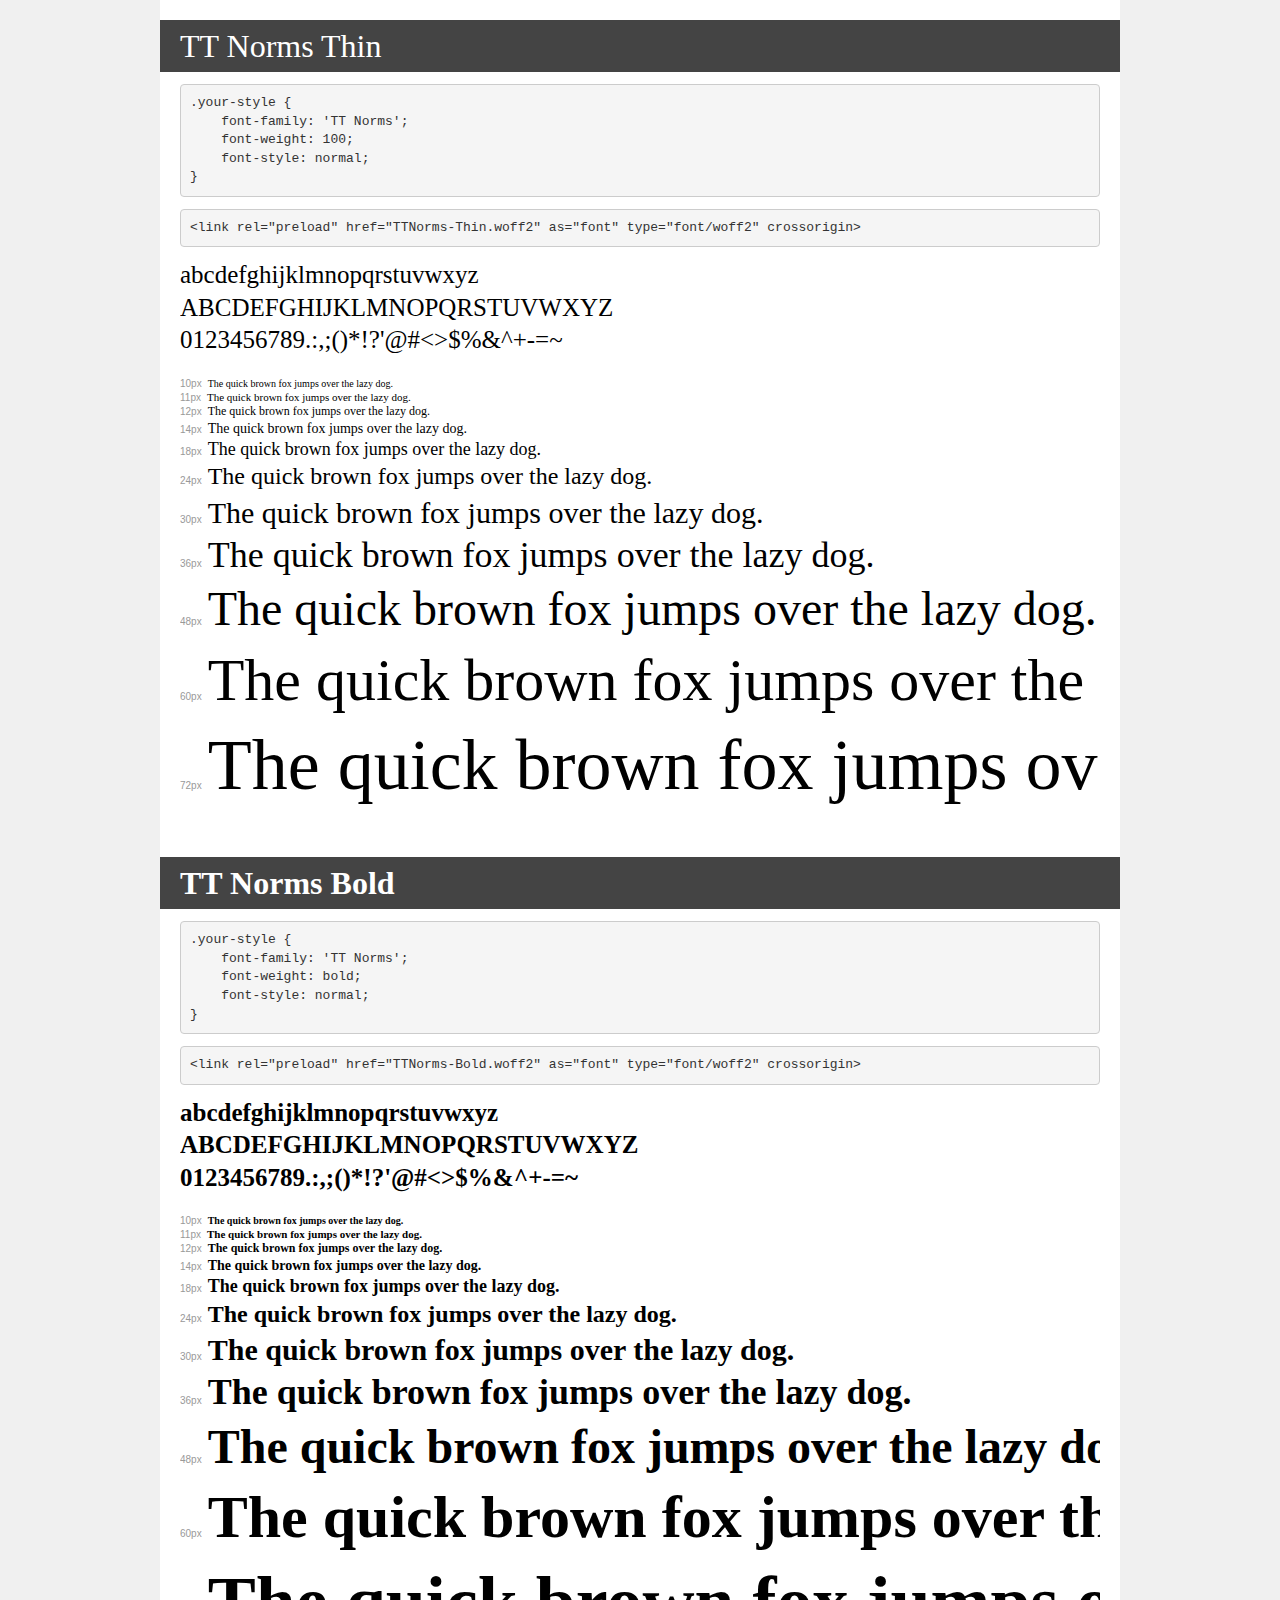
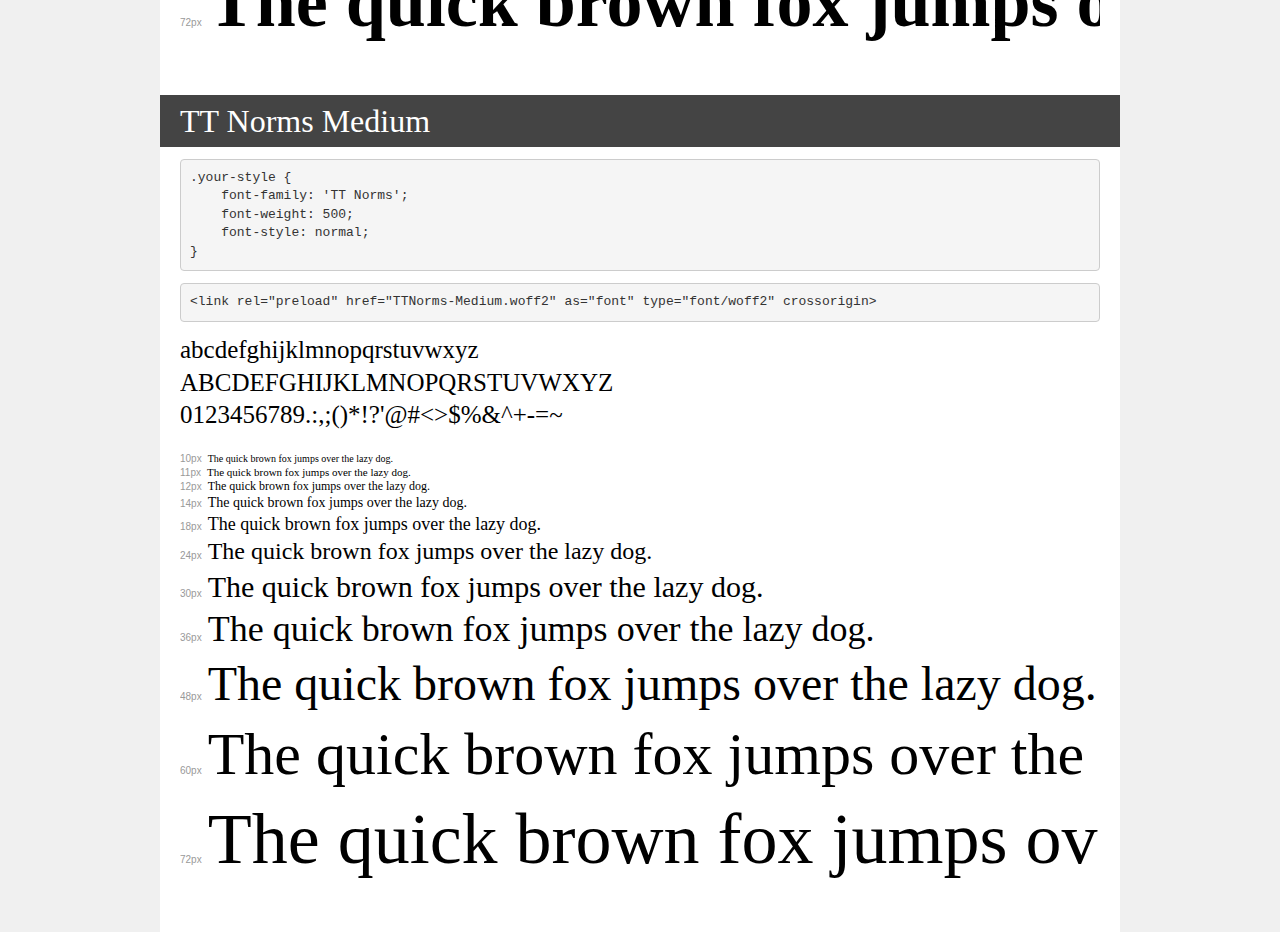
<file: assets/fonts/demo.html>
<!DOCTYPE html>
<html lang="en">
<head>
    <meta charset="utf-8">
    <meta http-equiv="X-UA-Compatible" content="IE=edge">
    <meta name="viewport" content="width=device-width, initial-scale=1">
    <meta name="robots" content="noindex, noarchive">
    <meta name="format-detection" content="telephone=no">
    <title>Transfonter demo</title>
    <link href="stylesheet.css" rel="stylesheet">
    <style>
        /*
        http://meyerweb.com/eric/tools/css/reset/
        v2.0 | 20110126
        License: none (public domain)
        */
        html, body, div, span, applet, object, iframe,
        h1, h2, h3, h4, h5, h6, p, blockquote, pre,
        a, abbr, acronym, address, big, cite, code,
        del, dfn, em, img, ins, kbd, q, s, samp,
        small, strike, strong, sub, sup, tt, var,
        b, u, i, center,
        dl, dt, dd, ol, ul, li,
        fieldset, form, label, legend,
        table, caption, tbody, tfoot, thead, tr, th, td,
        article, aside, canvas, details, embed,
        figure, figcaption, footer, header, hgroup,
        menu, nav, output, ruby, section, summary,
        time, mark, audio, video {
            margin: 0;
            padding: 0;
            border: 0;
            font-size: 100%;
            font: inherit;
            vertical-align: baseline;
        }
        /* HTML5 display-role reset for older browsers */
        article, aside, details, figcaption, figure,
        footer, header, hgroup, menu, nav, section {
            display: block;
        }
        body {
            line-height: 1;
        }
        ol, ul {
            list-style: none;
        }
        blockquote, q {
            quotes: none;
        }
        blockquote:before, blockquote:after,
        q:before, q:after {
            content: '';
            content: none;
        }
        table {
            border-collapse: collapse;
            border-spacing: 0;
        }
        /* demo styles */
        body {
            background: #f0f0f0;
            color: #000;
        }
        .page {
            background: #fff;
            width: 920px;
            margin: 0 auto;
            padding: 20px 20px 0 20px;
            overflow: hidden;
        }
        .font-container {
            overflow-x: auto;
            overflow-y: hidden;
            margin-bottom: 40px;
            line-height: 1.3;
            white-space: nowrap;
            padding-bottom: 5px;
        }
        h1 {
            position: relative;
            background: #444;
            font-size: 32px;
            color: #fff;
            padding: 10px 20px;
            margin: 0 -20px 12px -20px;
        }
        .letters {
            font-size: 25px;
            margin-bottom: 20px;
        }
        .s10:before {
            content: '10px';
        }
        .s11:before {
            content: '11px';
        }
        .s12:before {
            content: '12px';
        }
        .s14:before {
            content: '14px';
        }
        .s18:before {
            content: '18px';
        }
        .s24:before {
            content: '24px';
        }
        .s30:before {
            content: '30px';
        }
        .s36:before {
            content: '36px';
        }
        .s48:before {
            content: '48px';
        }
        .s60:before {
            content: '60px';
        }
        .s72:before {
            content: '72px';
        }
        .s10:before, .s11:before, .s12:before, .s14:before,
        .s18:before, .s24:before, .s30:before, .s36:before,
        .s48:before, .s60:before, .s72:before {
            font-family: Arial, sans-serif;
            font-size: 10px;
            font-weight: normal;
            font-style: normal;
            color: #999;
            padding-right: 6px;
        }
        pre {
            display: block;
            padding: 9px;
            margin: 0 0 12px;
            font-family: Monaco, Menlo, Consolas, "Courier New", monospace;
            font-size: 13px;
            line-height: 1.428571429;
            color: #333;
            font-weight: normal;
            font-style: normal;
            background-color: #f5f5f5;
            border: 1px solid #ccc;
            overflow-x: auto;
            border-radius: 4px;
        }
        /* responsive */
        @media (max-width: 959px) {
            .page {
                width: auto;
                margin: 0;
            }
        }
    </style>
</head>
<body>
<div class="page">
    <div class="demo">
        <h1 style="font-family: 'TT Norms'; font-weight: 100; font-style: normal;">TT Norms Thin</h1>
        <pre title="Usage">.your-style {
    font-family: 'TT Norms';
    font-weight: 100;
    font-style: normal;
}</pre>
        <pre title="Preload (optional)">
&lt;link rel=&quot;preload&quot; href=&quot;TTNorms-Thin.woff2&quot; as=&quot;font&quot; type=&quot;font/woff2&quot; crossorigin&gt;</pre>
        <div class="font-container" style="font-family: 'TT Norms'; font-weight: 100; font-style: normal;">
            <p class="letters">
                abcdefghijklmnopqrstuvwxyz<br>
ABCDEFGHIJKLMNOPQRSTUVWXYZ<br>
                0123456789.:,;()*!?'@#&lt;&gt;$%&^+-=~
            </p>
            <p class="s10" style="font-size: 10px;">The quick brown fox jumps over the lazy dog.</p>
            <p class="s11" style="font-size: 11px;">The quick brown fox jumps over the lazy dog.</p>
            <p class="s12" style="font-size: 12px;">The quick brown fox jumps over the lazy dog.</p>
            <p class="s14" style="font-size: 14px;">The quick brown fox jumps over the lazy dog.</p>
            <p class="s18" style="font-size: 18px;">The quick brown fox jumps over the lazy dog.</p>
            <p class="s24" style="font-size: 24px;">The quick brown fox jumps over the lazy dog.</p>
            <p class="s30" style="font-size: 30px;">The quick brown fox jumps over the lazy dog.</p>
            <p class="s36" style="font-size: 36px;">The quick brown fox jumps over the lazy dog.</p>
            <p class="s48" style="font-size: 48px;">The quick brown fox jumps over the lazy dog.</p>
            <p class="s60" style="font-size: 60px;">The quick brown fox jumps over the lazy dog.</p>
            <p class="s72" style="font-size: 72px;">The quick brown fox jumps over the lazy dog.</p>
        </div>
    </div>

    <div class="demo">
        <h1 style="font-family: 'TT Norms'; font-weight: bold; font-style: normal;">TT Norms Bold</h1>
        <pre title="Usage">.your-style {
    font-family: 'TT Norms';
    font-weight: bold;
    font-style: normal;
}</pre>
        <pre title="Preload (optional)">
&lt;link rel=&quot;preload&quot; href=&quot;TTNorms-Bold.woff2&quot; as=&quot;font&quot; type=&quot;font/woff2&quot; crossorigin&gt;</pre>
        <div class="font-container" style="font-family: 'TT Norms'; font-weight: bold; font-style: normal;">
            <p class="letters">
                abcdefghijklmnopqrstuvwxyz<br>
ABCDEFGHIJKLMNOPQRSTUVWXYZ<br>
                0123456789.:,;()*!?'@#&lt;&gt;$%&^+-=~
            </p>
            <p class="s10" style="font-size: 10px;">The quick brown fox jumps over the lazy dog.</p>
            <p class="s11" style="font-size: 11px;">The quick brown fox jumps over the lazy dog.</p>
            <p class="s12" style="font-size: 12px;">The quick brown fox jumps over the lazy dog.</p>
            <p class="s14" style="font-size: 14px;">The quick brown fox jumps over the lazy dog.</p>
            <p class="s18" style="font-size: 18px;">The quick brown fox jumps over the lazy dog.</p>
            <p class="s24" style="font-size: 24px;">The quick brown fox jumps over the lazy dog.</p>
            <p class="s30" style="font-size: 30px;">The quick brown fox jumps over the lazy dog.</p>
            <p class="s36" style="font-size: 36px;">The quick brown fox jumps over the lazy dog.</p>
            <p class="s48" style="font-size: 48px;">The quick brown fox jumps over the lazy dog.</p>
            <p class="s60" style="font-size: 60px;">The quick brown fox jumps over the lazy dog.</p>
            <p class="s72" style="font-size: 72px;">The quick brown fox jumps over the lazy dog.</p>
        </div>
    </div>

    <div class="demo">
        <h1 style="font-family: 'TT Norms'; font-weight: 500; font-style: normal;">TT Norms Medium</h1>
        <pre title="Usage">.your-style {
    font-family: 'TT Norms';
    font-weight: 500;
    font-style: normal;
}</pre>
        <pre title="Preload (optional)">
&lt;link rel=&quot;preload&quot; href=&quot;TTNorms-Medium.woff2&quot; as=&quot;font&quot; type=&quot;font/woff2&quot; crossorigin&gt;</pre>
        <div class="font-container" style="font-family: 'TT Norms'; font-weight: 500; font-style: normal;">
            <p class="letters">
                abcdefghijklmnopqrstuvwxyz<br>
ABCDEFGHIJKLMNOPQRSTUVWXYZ<br>
                0123456789.:,;()*!?'@#&lt;&gt;$%&^+-=~
            </p>
            <p class="s10" style="font-size: 10px;">The quick brown fox jumps over the lazy dog.</p>
            <p class="s11" style="font-size: 11px;">The quick brown fox jumps over the lazy dog.</p>
            <p class="s12" style="font-size: 12px;">The quick brown fox jumps over the lazy dog.</p>
            <p class="s14" style="font-size: 14px;">The quick brown fox jumps over the lazy dog.</p>
            <p class="s18" style="font-size: 18px;">The quick brown fox jumps over the lazy dog.</p>
            <p class="s24" style="font-size: 24px;">The quick brown fox jumps over the lazy dog.</p>
            <p class="s30" style="font-size: 30px;">The quick brown fox jumps over the lazy dog.</p>
            <p class="s36" style="font-size: 36px;">The quick brown fox jumps over the lazy dog.</p>
            <p class="s48" style="font-size: 48px;">The quick brown fox jumps over the lazy dog.</p>
            <p class="s60" style="font-size: 60px;">The quick brown fox jumps over the lazy dog.</p>
            <p class="s72" style="font-size: 72px;">The quick brown fox jumps over the lazy dog.</p>
        </div>
    </div>

</div>
</body>
</html>
</file>
<file: css/flex.css>
.flex{
  display: flex;
}
.fx-jc-c{
  display: flex;
  justify-content: center;
}
.fx-jc-sb{
  display: flex;
  justify-content: space-between;
}
.fx-ai-c{
  display: flex;
  align-items: center;
}
.fx-ai{
  display: flex;
  align-items: center;
}
.fx-c{
  display: flex;
  justify-content: center;
  align-items: center;
}
.fx-w{
  display: flex;
  flex-wrap: wrap;
}
.fx-column{
  display: flex;
  flex-direction: column;
}
.fx-sb-ai{
  display: flex;
  align-items: center;
  justify-content: space-between;
}
.fx-column-jc{
  display: flex;
  flex-direction: column;
  justify-content: space-between;
}
.fx-column-jc-ai{
  display: flex;
  flex-direction: column;
  justify-content: space-between;
  align-items: center;
}
.fx-jc-fe{
  display: flex;
  justify-content: flex-end;
}
.fx-c-tx{
  display: flex;
  justify-content: center;
  align-items: center;
  text-align: center;
}
.fx-fe-ai{
  display: flex;
  flex-direction: column;
  align-items: center; 
}
.fx-c-end{
  display: flex;
  justify-content: center;
  align-items: flex-end;
}
.fx-column-js-c{
  display: flex;
  flex-direction: column;
  justify-content: center;
  align-self: center;
}
.fx-column-ar{
  display: flex;
  flex-direction: column;
  justify-content: space-around;
}
</file>
<file: css/radio.css>
.btn-check:active + .btn-outline-primary, .btn-check:checked + .btn-outline-primary, .btn-outline-primary.active, .btn-outline-primary.dropdown-toggle.show, .btn-outline-primary:active {
  color: #fff;
  background-color: rgba(0, 0, 0, 0);
  background: #f0145a;
  -webkit-box-shadow: none;
          box-shadow: none;
}

.btn-outline-primary {
  color: white;
  border-color: rgba(0, 0, 0, 0);
}

.btn-check:active + .btn-outline-primary, .btn-check:checked + .btn-outline-primary, .btn-outline-primary.active, .btn-outline-primary.dropdown-toggle.show, .btn-outline-primary:active {
  color: #fff;
  border-color: rgba(0, 0, 0, 0);
}

.btn-group > .btn-group:not(:first-child) > .btn, .btn-group > .btn:nth-child(n+3), .btn-group > :not(.btn-check) + .btn {
  border-top-left-radius: 8px;
  border-bottom-left-radius: 8px;
  border-bottom-right-radius: 8px;
  border-top-right-radius: 8px;
}

.btn-group > .btn-group:not(:last-child) > .btn, .btn-group > .btn:not(:last-child):not(.dropdown-toggle) {
  border-top-left-radius: 8px;
  border-bottom-left-radius: 8px;
  border-bottom-right-radius: 8px;
  border-top-right-radius: 8px;
}

.btn {
  font-size: 12px;
  line-height: 14px;
  letter-spacing: 1px;
  padding: 5px 6px;
}

.btn:hover {
  background: #323264;
}
/*# sourceMappingURL=radio.css.map */
</file>
<file: css/nav_tabs.css>
.nav-box {
  width: 80%;
  margin: 0 auto;
  padding-top: 80px;
}

.nav-link {
  text-align: end;
}

.nav_nav {
  display: -webkit-box;
  display: -ms-flexbox;
  display: flex;
  -webkit-box-orient: vertical;
  -webkit-box-direction: normal;
      -ms-flex-direction: column;
          flex-direction: column;
}

.span_nav-tabs_1 {
  display: none;
  font-size: 14px;
  line-height: 17px;
  letter-spacing: 1px;
  text-transform: uppercase;
  color: transparent;
  -webkit-background-clip: text;
  background-image: -webkit-gradient(linear, left top, right top, from(#f0145a), to(#ef8080));
  background-image: linear-gradient(to right, #f0145a, #ef8080);
  background-color: rgba(0, 0, 0, 0);
}

.nav-pills .nav-link {
  background: 0 0;
  border: 0;
  border-radius: 0;
  border-right: 4px solid #E6E6F0;
  font-size: 42px;
  line-height: 50px;
  color: #B3B3BA;
  padding-right: 40px;
}

.nav-pills .nav-link.active {
  color: transparent;
  -webkit-background-clip: text;
  background-image: -webkit-gradient(linear, right top, left top, from(#f0145a), to(#ef8080));
  background-image: linear-gradient(to left, #f0145a, #ef8080);
  background-color: rgba(0, 0, 0, 0);
  border-right: 4px solid #F0145A;
}

.tab-content {
  color: white;
  padding-left: 40px;
}

.tab-content p {
  padding-top: 20px;
  font-family: 'TT Norms Thin';
  font-size: 21px;
  line-height: 30px;
}

@media screen and (max-width: 1150px) {
  .nav-pills .nav-link {
    font-size: 34px;
    line-height: 48px;
    color: #B3B3BA;
    padding-right: 40px;
  }
  .tab-content {
    color: white;
    padding-left: 20px;
  }
  .tab-content p {
    padding-top: 20px;
    font-family: 'TT Norms Thin';
    font-size: 16px;
    line-height: 24px;
  }
}

@media screen and (max-width: 910px) {
  .nav-pills .nav-link {
    font-size: 30px;
    line-height: 48px;
    color: #B3B3BA;
    padding-right: 40px;
  }
  .tab-content {
    width: 60%;
    color: white;
    padding-left: 20px;
  }
  .tab-content p {
    padding-top: 20px;
    font-family: 'TT Norms Thin';
    font-size: 14px;
    line-height: 16px;
  }
}

@media screen and (max-width: 600px) {
  .span_nav-tabs_1 {
    display: block;
  }
  .nav-box {
    width: 100%;
    margin: 0 auto;
    padding-top: 80px;
    display: -webkit-box;
    display: -ms-flexbox;
    display: flex;
    -webkit-box-orient: vertical;
    -webkit-box-direction: reverse;
        -ms-flex-direction: column-reverse;
            flex-direction: column-reverse;
  }
  .nav-link {
    text-align: end;
  }
  .nav {
    display: -webkit-box !important;
    display: -ms-flexbox !important;
    display: flex !important;
    -webkit-box-orient: horizontal !important;
    -webkit-box-direction: normal !important;
        -ms-flex-direction: row !important;
            flex-direction: row !important;
    -ms-flex-item-align: center;
        align-self: center;
  }
  .span_nav-tabs {
    display: none;
  }
  .nav-pills .nav-link {
    width: 16px;
    height: 16px;
    background: #2f4983;
    border-radius: 50%;
    border-right: none;
    padding: 5px;
    margin: 7px;
  }
  .nav-pills .nav-link.active {
    width: 16px;
    height: 16px;
    background: #24A3FF;
    border-radius: 50%;
    border-right: none;
  }
  .tab-content {
    color: white;
    padding-left: 40px;
    width: 100%;
  }
  .tab-content p {
    padding-top: 20px;
    font-family: 'TT Norms Thin';
    font-size: 21px;
    line-height: 30px;
  }
}
/*# sourceMappingURL=nav_tabs.css.map */
</file>
<file: css/owl-carusel.css>
.owl-carousel {
  width: 100%;
  margin: 40px auto;
}

.owl-carousel .owl-stage-outer {
  background: #F5F5FA;
  height: 501px;
  border-radius: 12px;
}

.owl-carousel .owl-item {
  display: -webkit-box;
  display: -ms-flexbox;
  display: flex;
}

.owl-carousel .img {
  display: none;
}

.owl-carousel .text {
  display: -webkit-box;
  display: -ms-flexbox;
  display: flex;
  -webkit-box-orient: vertical;
  -webkit-box-direction: normal;
      -ms-flex-direction: column;
          flex-direction: column;
}

.owl-carousel .owl-stage-img {
  display: none;
}

.owl-carousel .owl-stage__image {
  width: 413px;
  height: 500px;
}

.owl-carousel .owl-stage__image img {
  width: 100%;
  height: 100%;
}

.owl-carousel .owl-stage__text {
  width: 65%;
  padding: 40px 40px 173px 40px;
}

.owl-carousel .owl-stage__text .owl-stage__text_a {
  font-size: 14px;
  line-height: 17px;
  letter-spacing: 1px;
  text-transform: uppercase;
  color: #24A3FF;
  text-decoration: none;
  display: inline-block;
}

.owl-carousel .owl-stage__text .owl-stage__text_a::after {
  content: url(../assets/img/arrow-right-blue.png);
  position: absolute;
  margin-top: 1px;
  width: 4.5px;
  height: 9px;
  margin-left: 8.5px;
}

.owl-carousel .owl-stage__text h2 {
  font-size: 42px;
  line-height: 50px;
  color: transparent;
  -webkit-background-clip: text;
  background-image: -webkit-gradient(linear, left top, right top, from(#f0145a), to(#ef8080));
  background-image: linear-gradient(to right, #f0145a, #ef8080);
  font-family: 'TT Norms Bold';
}

.owl-carousel .owl-stage__text .owl-stage__text_a_1 {
  font-size: 18px;
  line-height: 21px;
  color: #B3B3BA;
  text-decoration: none;
}

.owl-carousel .owl-stage__text .owl-stage__text_span {
  font-size: 16px;
  line-height: 22px;
  color: #B3B3BA;
  font-family: 'TT Norms Thin';
}

.owl-nav {
  display: none;
}

.owl-dots {
  margin-top: 20px;
}

.owl-theme .owl-dots .owl-dot.active span, .owl-theme .owl-dots .owl-dot:hover span {
  background: #24A3FF;
}

.owl-theme .owl-dots .owl-dot span {
  background: #d3edff;
}

@media screen and (max-width: 1150px) {
  .owl-carousel .owl-stage__text .owl-stage__text_a {
    font-size: 14px;
    line-height: 17px;
    letter-spacing: 1px;
    text-transform: uppercase;
    color: #24A3FF;
    text-decoration: none;
    display: inline-block;
  }
  .owl-carousel .owl-stage__text .owl-stage__text_a::after {
    content: url(../assets/img/arrow-right-blue.png);
    position: absolute;
    margin-top: 1px;
    width: 4.5px;
    height: 9px;
    margin-left: 8.5px;
  }
  .owl-carousel .owl-stage__text h2 {
    font-size: 34px;
    line-height: 44px;
    color: transparent;
    -webkit-background-clip: text;
    background-image: -webkit-gradient(linear, left top, right top, from(#f0145a), to(#ef8080));
    background-image: linear-gradient(to right, #f0145a, #ef8080);
    font-family: 'TT Norms Bold';
  }
  .owl-carousel .owl-stage__text .owl-stage__text_a_1 {
    font-size: 18px;
    line-height: 21px;
    color: #B3B3BA;
    text-decoration: none;
  }
  .owl-carousel .owl-stage__text .owl-stage__text_span {
    font-size: 16px;
    line-height: 22px;
    color: #B3B3BA;
    font-family: 'TT Norms Thin';
  }
  .owl-nav {
    display: none;
  }
  .owl-dots {
    margin-top: 20px;
  }
  .owl-theme .owl-dots .owl-dot.active span, .owl-theme .owl-dots .owl-dot:hover span {
    background: #24A3FF;
  }
  .owl-theme .owl-dots .owl-dot span {
    background: #d3edff;
  }
}

@media screen and (max-width: 910px) {
  .owl-carousel {
    width: 100%;
    margin: 40px auto;
  }
  .owl-carousel .owl-stage-outer {
    background: #F5F5FA;
    height: 401px;
    border-radius: 12px;
  }
  .owl-carousel .owl-stage__image {
    width: 413px;
    height: 401px;
  }
  .owl-carousel .owl-stage__image img {
    width: 100%;
    height: 100%;
  }
  .owl-carousel .owl-stage__text {
    padding: 10px 10px 10px 10px;
  }
  .owl-carousel .owl-stage__text h2 {
    font-size: 24px;
    line-height: 26px;
  }
}

@media screen and (max-width: 600px) {
  .owl-item {
    -webkit-box-orient: vertical;
    -webkit-box-direction: reverse;
        -ms-flex-direction: column-reverse;
            flex-direction: column-reverse;
  }
  .owl-carousel {
    width: 100%;
    margin: 40px auto 0;
  }
  .owl-carousel .owl-stage-outer {
    background: #F5F5FA;
    height: 434px;
    border-radius: 12px;
  }
  .owl-carousel .owl-stage__image {
    display: none;
  }
  .owl-carousel .img {
    width: 72px;
    display: -webkit-box;
    display: -ms-flexbox;
    display: flex;
  }
  .owl-carousel .img img {
    width: 60px;
    height: 60px;
    border-radius: 50%;
  }
  .owl-carousel .text {
    display: -webkit-box;
    display: -ms-flexbox;
    display: flex;
    -webkit-box-orient: vertical;
    -webkit-box-direction: normal;
        -ms-flex-direction: column;
            flex-direction: column;
  }
  .owl-carousel .owl-stage__text {
    width: 100%;
    padding: 20px 0 0 0;
  }
  .owl-carousel .owl-stage__text .owl-stage__text_a {
    font-size: 14px;
    line-height: 17px;
    letter-spacing: 1px;
    text-transform: uppercase;
    color: #24A3FF;
    text-decoration: none;
    display: inline-block;
  }
  .owl-carousel .owl-stage__text .owl-stage__text_a::after {
    content: url(../assets/img/arrow-right-blue.png);
    position: absolute;
    margin-top: 1px;
    width: 4.5px;
    height: 9px;
    margin-left: 8.5px;
  }
  .owl-carousel .owl-stage__text h2 {
    font-size: 32px;
    line-height: 38px;
  }
  .owl-carousel .owl-stage__text .owl-stage__text_a_1 {
    font-size: 18px;
    line-height: 21px;
    color: #B3B3BA;
    text-decoration: none;
  }
  .owl-carousel .owl-stage__text .owl-stage__text_span {
    font-size: 16px;
    line-height: 22px;
    color: #B3B3BA;
    font-family: 'TT Norms Thin';
  }
  .owl-nav {
    display: none;
  }
  .owl-dots {
    margin-top: 20px;
  }
  .owl-stage__image_1 {
    display: -webkit-box;
    display: -ms-flexbox;
    display: flex;
  }
  .owl-theme .owl-dots .owl-dot.active span, .owl-theme .owl-dots .owl-dot:hover span {
    background: #24A3FF;
  }
  .owl-theme .owl-dots .owl-dot span {
    background: #d3edff;
  }
}
/*# sourceMappingURL=owl-carusel.css.map */
</file>
<file: css/headers_bottom.css>
.navbar-toggler-img {
  opacity: 0;
}

.navbar-toggler {
  padding: 0;
}

@media screen and (max-width: 600px) {
  .navbar-toggler-img {
    opacity: 1;
  }
}
/*# sourceMappingURL=headers_bottom.css.map */
</file>
<file: css/style.css>
@font-face {
  font-family: 'TT Norms Thin';
  src: url("../assets/fonts/TTNorms-Thin.eot");
  src: url("../assets/fonts/TTNorms-Thin.eot?#iefix") format("embedded-opentype"), url("../assets/fonts/TTNorms-Thin.woff2") format("woff2"), url("../assets/fonts/TTNorms-Thin.woff") format("woff"), url("../assets/fonts/TTNorms-Thin.ttf") format("truetype"), url("../assets/fonts/TTNorms-Thin.svg#TTNorms-Thin") format("svg");
  font-weight: 100;
  font-style: normal;
  font-display: swap;
}

@font-face {
  font-family: 'TT Norms Bold';
  src: url("../assets/fonts/TTNorms-Bold.eot");
  src: url("../assets/fonts/TTNorms-Bold.eot?#iefix") format("embedded-opentype"), url("../assets/fonts/TTNorms-Bold.woff2") format("woff2"), url("../assets/fonts/TTNorms-Bold.woff") format("woff"), url("../assets/fonts/TTNorms-Bold.ttf") format("truetype"), url("../assets/fonts/TTNorms-Bold.svg#TTNorms-Bold") format("svg");
  font-weight: bold;
  font-style: normal;
  font-display: swap;
}

@font-face {
  font-family: 'TT Norms Medium';
  src: url("../assets/fonts/TTNorms-Medium.eot");
  src: url("../assets/fonts/TTNorms-Medium.eot?#iefix") format("embedded-opentype"), url("../assets/fonts/TTNorms-Medium.woff2") format("woff2"), url("../assets/fonts/TTNorms-Medium.woff") format("woff"), url("../assets/fonts/TTNorms-Medium.ttf") format("truetype"), url("../assets/fonts/TTNorms-Medium.svg#TTNorms-Medium") format("svg");
  font-weight: 500;
  font-style: normal;
  font-display: swap;
}

* {
  margin: 0;
  padding: 0;
  -webkit-box-sizing: border-box;
  box-sizing: border-box;
  list-style: none;
  font-family: 'TT Norms Medium';
  -webkit-user-select: none;
     -moz-user-select: none;
      -ms-user-select: none;
          user-select: none;
}

.wrapper {
  width: 100%;
  min-height: 4725px;
}

header {
  padding: 50px 60px 0;
  width: 100%;
  top: 0;
  z-index: 2;
  position: fixed;
  background: linear-gradient(42.01deg, #323264 5.33%, #323264 10.39%, #7A425E 80.53%);
}

.a_address {
  font-size: 16px;
  line-height: 19px;
  color: #FFFFFF;
  text-decoration: none;
  font-family: 'TT Norms Thin';
}

.a_address:hover {
  color: #f0145a;
}

@media screen and (max-width: 910px) {
  .a_address {
    display: none;
  }
}

.tel {
  font-size: 16px;
  line-height: 19px;
  text-decoration: none;
  color: #FFFFFF;
}

.tel::before {
  content: "";
  display: inline-block;
  width: 6px;
  height: 6px;
  border-radius: 50%;
  background: #e6e6f0;
  margin: 2px 5px;
}

.tel::after {
  content: "";
  display: inline-block;
  width: 6px;
  height: 6px;
  border-radius: 50%;
  background: #e6e6f0;
  margin: 2px 5px;
}

.tel:hover {
  color: #f0145a;
}

.nav-link {
  color: white;
  font-size: 18px;
  line-height: 21px;
}

.nav-link:hover {
  color: #f0145a;
}

.section-splash {
  width: 100%;
  min-height: 800px;
  position: relative;
  background: linear-gradient(70.01deg, #323264 25.33%, #323264 1.39%, #7A425E 87.53%);
}

.section-splash .section-splash__frame2 {
  background: url(../assets/img/Frame2.svg) no-repeat center bottom;
  height: 800px;
}

.section-splash .section-splash__symbol {
  background: url(../assets/img/bg-P.png) no-repeat center bottom;
  height: 800px;
  display: -webkit-box;
  display: -ms-flexbox;
  display: flex;
  width: 100%;
  margin: 0 auto;
}

.section-splash .section-splash__symbol h1 {
  width: 600px;
  margin: 0 auto;
  font-size: 38px;
  line-height: 45px;
  color: #FFFFFF;
  letter-spacing: 2px;
}

.section-splash .section-splash__Scroll-down {
  position: absolute;
  height: 200px;
  width: 100%;
  bottom: 0;
  background: -webkit-gradient(linear, left top, left bottom, color-stop(16.67%, rgba(0, 0, 0, 0)), to(#323264));
  background: linear-gradient(180deg, rgba(0, 0, 0, 0) 16.67%, #323264 100%);
}

.section-splash .section-splash__Scroll-down .arrow-up {
  width: 42px;
  height: 42px;
  margin-bottom: 20px;
  border: 1px solid rgba(255, 255, 255, 0.5);
  border-radius: 50%;
}

.section-experience-services {
  width: 100%;
  min-height: 1394px;
}

.section-experience-services .section-experience-services__background {
  width: 100%;
  min-height: 1374px;
  background: linear-gradient(228.57deg, #323264 11.93%, #323264 57.17%, #643E72 87.46%);
  border-radius: 0px 0px 12px 12px;
}

.section-experience-services .section-experience-services__background .section-experience-services__content {
  width: 93%;
  margin: 0 auto;
  min-height: 1374px;
}

.section-experience-services .section-experience-services__background .section-experience-services__content .services {
  padding-top: 80px;
}

.section-experience-services .section-experience-services__background .section-experience-services__content .services .services__a {
  font-size: 14px;
  line-height: 17px;
  letter-spacing: 1px;
  text-transform: uppercase;
  color: #FFFFFF;
  opacity: 0.5;
  text-decoration: none;
  padding-top: 2px;
}

.section-experience-services .section-experience-services__background .section-experience-services__content .services .services__a::after {
  content: url(../assets/img/arrow-right.png);
  position: absolute;
  margin-top: 5px;
  width: 4.5px;
  height: 9px;
  margin-left: 5.5px;
}

.section-experience-services .section-experience-services__background .section-experience-services__content .services h2 {
  font-size: 42px;
  line-height: 50px;
  color: transparent;
  -webkit-background-clip: text;
  background-image: -webkit-gradient(linear, left top, right top, from(#f0145a), to(#ef8080));
  background-image: linear-gradient(to right, #f0145a, #ef8080);
}

.section-experience-services .section-experience-services__background .section-experience-services__content .services .services__box-content {
  width: 100%;
  min-height: 684px;
  padding-top: 68px;
}

.section-experience-services .section-experience-services__background .section-experience-services__content .services .services__box-content .box-content {
  width: 413px;
}

@media screen and (max-width: 910px) {
  .section-experience-services .section-experience-services__background .section-experience-services__content .services .services__box-content .box-content {
    width: 100%;
  }
}

.section-experience-services .section-experience-services__background .section-experience-services__content .services .services__box-content .box-content .box-img_1 {
  width: 94px;
  height: 94px;
  background-image: url(../assets/img/icon-shopping.png);
  background-position: center;
  background-repeat: no-repeat;
}

.section-experience-services .section-experience-services__background .section-experience-services__content .services .services__box-content .box-content .box-img_2 {
  width: 94px;
  height: 94px;
  background-image: url(../assets/img/icon_bag.png);
  background-position: center;
  background-repeat: no-repeat;
}

.section-experience-services .section-experience-services__background .section-experience-services__content .services .services__box-content .box-content .box-img_3 {
  width: 94px;
  height: 94px;
  background-image: url(../assets/img/icon_3.png);
  background-position: center;
  background-repeat: no-repeat;
}

.section-experience-services .section-experience-services__background .section-experience-services__content .services .services__box-content .box-content .box-img_4 {
  width: 94px;
  height: 94px;
  background-image: url(../assets/img/icon_4.png);
  background-position: center;
  background-repeat: no-repeat;
}

.section-experience-services .section-experience-services__background .section-experience-services__content .services .services__box-content .box-content .box-img_5 {
  width: 94px;
  height: 94px;
  background-image: url(../assets/img/icon_5.png);
  background-position: center;
  background-repeat: no-repeat;
}

.section-experience-services .section-experience-services__background .section-experience-services__content .services .services__box-content .box-content .box-img_6 {
  width: 94px;
  height: 94px;
  background-image: url(../assets/img/icon_6.png);
  background-position: center;
  background-repeat: no-repeat;
}

.section-experience-services .section-experience-services__background .section-experience-services__content .services .services__box-content .box-content .section-cases .cases {
  -ms-grid-columns: 1fr 113px 1fr 134px 1fr;
      grid-template-columns: 1fr 113px 1fr 134px 1fr;
}

.section-experience-services .section-experience-services__background .section-experience-services__content .services .services__box-content .box-content .section-cases #cases__item-1 .item-1-p {
  font-size: 20px;
  line-height: 24px;
}

.section-experience-services .section-experience-services__background .section-experience-services__content .services .services__box-content .box-content .section-cases #cases__item-2 .item-2-p {
  font-size: 20px;
  line-height: 24px;
}

.section-experience-services .section-experience-services__background .section-experience-services__content .services .services__box-content .box-content .section-cases #cases__item-3 {
  padding: 20px 20px 0;
}

.section-experience-services .section-experience-services__background .section-experience-services__content .services .services__box-content .box-content .section-cases #cases__item-3 .item-3-p {
  font-size: 20px;
  line-height: 24px;
}

.section-experience-services .section-experience-services__background .section-experience-services__content .services .services__box-content .box-content .section-cases #cases__item-4 {
  padding: 20px 20px 0;
}

.section-experience-services .section-experience-services__background .section-experience-services__content .services .services__box-content .box-content .section-cases #cases__item-4 .item-4-p {
  font-size: 20px;
  line-height: 24px;
}

.section-experience-services .section-experience-services__background .section-experience-services__content .services .services__box-content .box-content .section-cases #cases__item-5 {
  padding: 20px 20px 0;
}

.section-experience-services .section-experience-services__background .section-experience-services__content .services .services__box-content .box-content .section-cases #cases__item-5 .item-5-p {
  font-size: 20px;
  line-height: 24px;
}

.section-experience-services .section-experience-services__background .section-experience-services__content .services .services__box-content .box-content .section-cases #cases__item-6 {
  padding: 20px 20px 0;
}

.section-experience-services .section-experience-services__background .section-experience-services__content .services .services__box-content .box-content .section-cases #cases__item-6 .item-6-p {
  font-size: 20px;
  line-height: 24px;
}

.section-experience-services .section-experience-services__background .section-experience-services__content .services .services__box-content .box-content .clients .clients-grid {
  display: -ms-grid;
  display: grid;
  -ms-grid-rows: 120px 120px 120px;
      grid-template-rows: 120px 120px 120px;
  -ms-grid-columns: 1fr 1fr 1fr;
      grid-template-columns: 1fr 1fr 1fr;
  gap: 0px;
  margin-top: 30px;
}

.section-experience-services .section-experience-services__background .section-experience-services__content .services .services__box-content .box-content .publications {
  width: 100%;
  min-height: 872px;
  background: #F5F5FA;
  position: relative;
}

.section-experience-services .section-experience-services__background .section-experience-services__content .services .services__box-content .box-content .publications .shade {
  position: absolute;
  min-height: 200px;
  width: 100%;
  bottom: 0;
  background: -webkit-gradient(linear, left top, left bottom, from(rgba(245, 245, 250, 0)), color-stop(86.5%, #F5F5FA));
  background: linear-gradient(180deg, rgba(245, 245, 250, 0) 0%, #F5F5FA 86.5%);
}

.section-experience-services .section-experience-services__background .section-experience-services__content .services .services__box-content .box-content .publications .shade .publications-button {
  width: 250px;
  height: 50px;
  border: none;
  background: #24A3FF;
  -webkit-box-shadow: 0px 0px 20px rgba(36, 163, 255, 0.5);
          box-shadow: 0px 0px 20px rgba(36, 163, 255, 0.5);
  border-radius: 12px;
  position: absolute;
}

.section-experience-services .section-experience-services__background .section-experience-services__content .services .services__box-content .box-content .publications .shade .publications-button a {
  text-decoration: none;
  color: white;
  padding: 16px 17px;
}

.section-experience-services .section-experience-services__background .section-experience-services__content .services .services__box-content .box-content .publications .container-publications {
  width: 93%;
  margin: 0 auto;
  z-index: -1;
  height: 872px;
}

.section-experience-services .section-experience-services__background .section-experience-services__content .services .services__box-content .box-content .publications .container-publications .publications_heading {
  padding-top: 35px;
}

.section-experience-services .section-experience-services__background .section-experience-services__content .services .services__box-content .box-content .publications .container-publications .publications_heading .publications_heading-a {
  font-size: 14px;
  line-height: 17px;
  letter-spacing: 1px;
  text-transform: uppercase;
  color: #24A3FF;
  text-decoration: none;
  display: inline-block;
}

.section-experience-services .section-experience-services__background .section-experience-services__content .services .services__box-content .box-content .publications .container-publications .publications_heading .publications_heading-a::after {
  content: url(../assets/img/arrow-right-blue.png);
  position: absolute;
  margin-top: 2px;
  width: 4.5px;
  height: 9px;
  margin-left: 5.5px;
}

.section-experience-services .section-experience-services__background .section-experience-services__content .services .services__box-content .box-content .publications .container-publications .publications_heading h2 {
  font-size: 42px;
  line-height: 50px;
  color: transparent;
  -webkit-background-clip: text;
  background-image: -webkit-gradient(linear, left bottom, right top, from(#f0145a), to(#ef8080));
  background-image: linear-gradient(to top right, #f0145a, #ef8080);
  font-family: 'TT Norms Bold';
}

.section-experience-services .section-experience-services__background .section-experience-services__content .services .services__box-content .box-content .publications .container-publications .cards .cards-item-1 {
  width: 413px;
}

.section-experience-services .section-experience-services__background .section-experience-services__content .services .services__box-content .box-content .publications .container-publications .cards .cards-item-2 {
  width: 413px;
}

.section-experience-services .section-experience-services__background .section-experience-services__content .services .services__box-content .box-content .publications .container-publications .cards .cards-item-3 {
  width: 413px;
  margin-top: -150px;
}

.section-experience-services .section-experience-services__background .section-experience-services__content .services .services__box-content .box-content .publications .container-publications .cards .cards-item-4 {
  width: 413px;
  height: 300px;
  background: white;
  margin-top: -50px;
}

.section-experience-services .section-experience-services__background .section-experience-services__content .services .services__box-content .box-content .publications .container-publications .cards .cards-item-4 .cards-item-content {
  width: 100%;
  margin: 0 auto;
  height: 462px;
}

.section-experience-services .section-experience-services__background .section-experience-services__content .services .services__box-content .box-content .publications .container-publications .cards .cards-item-4 .cards-item-content .background {
  height: 233px;
  background: url(../assets/img/publications-3.png);
  background-size: 100% 100%;
}

.section-experience-services .section-experience-services__background .section-experience-services__content .services .services__box-content .box-content .publications .container-publications .cards .cards-item-4 .cards-item-content .text-cards {
  width: 93%;
  margin: 0 auto;
  height: 50%;
}

.section-experience-services .section-experience-services__background .section-experience-services__content .services .services__box-content .box-content .publications .container-publications .cards .cards-item-4 .cards-item-content .text-cards .cards-item-1-a {
  font-size: 18px;
  line-height: 21px;
  color: #24A3FF;
  text-decoration: none;
}

.section-experience-services .section-experience-services__background .section-experience-services__content .services .services__box-content .box-content .publications .container-publications .cards .cards-item-4 .cards-item-content .text-cards .cards-item-1-span {
  font-size: 12px;
  line-height: 14px;
  letter-spacing: 1px;
  text-transform: uppercase;
  color: #B3B3BA;
}

.section-experience-services .section-experience-services__background .section-experience-services__content .services .services__box-content .box-content .publications .container-publications .cards .cards-item-4 .cards-item-content .text-cards .cards-item-1-p::before {
  content: "";
  display: block;
  border-top: 4px solid #E6E6F0;
  padding: 10px;
}

.section-experience-services .section-experience-services__background .section-experience-services__content .services .services__box-content .box-content .publications .cards-item-5 {
  display: none;
}

.section-experience-services .section-experience-services__background .section-experience-services__content .services .services__box-content .box-content .publications .cards-item-5 .background {
  height: 233px;
  background: url(../assets/img/publications-4.png);
  background-size: 100%;
}

.section-experience-services .section-experience-services__background .section-experience-services__content .services .services__box-content .box-content .cards-item-6 {
  display: none;
}

.section-experience-services .section-experience-services__background .section-experience-services__content .services .services__box-content .box-content .cards-item-6 .background {
  height: 233px;
  background: url(../assets/img/publications-5.png);
  background-size: 100%;
}

.section-experience-services .section-experience-services__background .section-experience-services__content .services .services__box-content .box-content footer {
  height: 151px;
  background: #F5F5FA;
  z-index: 2;
  position: relative;
}

.section-experience-services .section-experience-services__background .section-experience-services__content .services .services__box-content .box-content footer .footer-content {
  width: 93%;
  height: 151px;
  margin: 0 auto;
  padding-top: 30px;
}

.section-experience-services .section-experience-services__background .section-experience-services__content .services .services__box-content .box-content footer .footer-content .contacts {
  width: 492px;
  height: 79px;
}

.section-experience-services .section-experience-services__background .section-experience-services__content .services .services__box-content .box-content footer .footer-content .contacts .footer-content-1-adress {
  text-decoration: none;
  font-size: 16px;
  line-height: 19px;
  color: #323264;
}

.section-experience-services .section-experience-services__background .section-experience-services__content .services .services__box-content .box-content footer .footer-content .contacts .footer-content-1-mapa {
  font-size: 12px;
  line-height: 14px;
  letter-spacing: 1px;
  text-transform: uppercase;
  color: #24A3FF;
  font-family: 'TT Norms Bold';
  text-decoration: none;
  margin-right: 65px;
}

.section-experience-services .section-experience-services__background .section-experience-services__content .services .services__box-content .box-content footer .footer-content .contacts .footer-content-1-mapa::before {
  content: "";
  display: inline-block;
  width: 6px;
  height: 6px;
  border-radius: 50%;
  background: #B3B3BA;
  margin: 2px 10px;
}

.section-experience-services .section-experience-services__background .section-experience-services__content .services .services__box-content .box-content footer .footer-content .contacts .footer-content-1-tel {
  font-size: 16px;
  line-height: 19px;
  text-align: right;
  color: #46466E;
  text-decoration: none;
  font-family: 'TT Norms Bold';
}

.section-experience-services .section-experience-services__background .section-experience-services__content .services .services__box-content .box-content footer .footer-content .contacts .footer-content-1-tel::before {
  content: "";
  display: inline-block;
  width: 6px;
  height: 6px;
  border-radius: 50%;
  background: #B3B3BA;
  margin: 2px 10px;
}

.section-experience-services .section-experience-services__background .section-experience-services__content .services .services__box-content .box-content footer .footer-content .contacts .footer-content-1-tel::after {
  content: "";
  display: inline-block;
  width: 6px;
  height: 6px;
  border-radius: 50%;
  background: #B3B3BA;
  margin: 2px 10px;
}

.section-experience-services .section-experience-services__background .section-experience-services__content .services .services__box-content .box-content footer .footer-content .contacts .footer-content-1-mail {
  font-size: 12px;
  line-height: 14px;
  letter-spacing: 1px;
  text-transform: uppercase;
  color: #24A3FF;
  font-family: 'TT Norms Bold';
  text-decoration: none;
  margin-right: 75px;
}

.section-experience-services .section-experience-services__background .section-experience-services__content .services .services__box-content .box-content footer .footer-content-2_span {
  font-size: 16px;
  line-height: 19px;
  text-align: right;
  color: #B3B3BA;
}

.section-experience-services .section-experience-services__background .section-experience-services__content .services .services__box-content .box-img__a {
  font-size: 24px;
  line-height: 28px;
  color: #24A3FF;
  text-decoration: none;
}

.section-experience-services .section-experience-services__background .section-experience-services__content .services .services__box-content p {
  font-size: 18px;
  line-height: 26px;
  color: #FFFFFF;
  font-family: 'TT Norms Thin';
}

.section-experience-services .section-experience-services__background .section-experience-services__content .services .services__box-content .box-img {
  width: 92px;
  height: 92px;
  background: white;
  border-radius: 24px;
}

.section-experience-services .section-experience-services__background .section-experience-services__content .services .box-content-1 {
  height: 285px;
}

.section-experience-services .section-experience-services__background .section-experience-services__content .services .box-content-2 {
  height: 313px;
}

.section-experience-services .section-experience-services__background .section-experience-services__content .services .box-content-3 {
  height: 261px;
}

.section-experience-services__background-up::before {
  content: "";
  display: inline-block;
  width: 97%;
  height: 10px;
  background: #CACADB;
  border-radius: 0px 0px 12px 12px;
}

.section-experience-services__background-up::after {
  content: "";
  display: inline-block;
  width: 93%;
  height: 10px;
  background: #E7E7F2;
  border-radius: 0px 0px 12px 12px;
}

.section-team {
  width: 93%;
  margin: 40px auto;
  min-height: 537px;
}

.section-cases {
  min-height: 523px;
  width: 93%;
  margin: 40px auto 0;
}

.section-cases .cases {
  display: -ms-grid;
  display: grid;
  -ms-grid-rows: 57px 198px 198px;
      grid-template-rows: 57px 198px 198px;
  -ms-grid-columns: 320px 113px 320px 134px 1fr;
      grid-template-columns: 320px 113px 320px 134px 1fr;
  gap: 1px;
  height: 100%;
  width: 100%;
  margin: 0 auto;
}

@media screen and (max-width: 1300px) {
  .section-cases .cases {
    -ms-grid-columns: 250px 113px 250px 134px 1fr;
        grid-template-columns: 250px 113px 250px 134px 1fr;
  }
}

.section-cases #cases__item-0 {
  -ms-grid-row: 1;
      grid-row-start: 1;
  -ms-grid-column: 1;
      grid-column-start: 1;
  grid-row-end: 2;
  grid-column-end: 3;
  background: #F5F5FA;
  border-radius: 12px 0px 0px 0px;
}

.section-cases #cases__item-0 .item-0-p {
  font-size: 14px;
  line-height: 17px;
  color: transparent;
  -webkit-background-clip: text;
  background-clip: text;
  background-image: -webkit-gradient(linear, left top, left bottom, from(#f0145a), to(#ef8080));
  background-image: linear-gradient(#f0145a, #ef8080);
  letter-spacing: 1px;
  text-transform: uppercase;
  padding: 20px 280px 20px 20px;
  margin: 0;
}

.section-cases #cases__item-1 {
  -ms-grid-row: 2;
      grid-row-start: 2;
  -ms-grid-column: 1;
      grid-column-start: 1;
  grid-row-end: 3;
  grid-column-end: 3;
  background: #F5F5FA;
  padding: 0 20px;
}

.section-cases #cases__item-1 .item-1-p {
  font-size: 24px;
  line-height: 28px;
  margin: 0;
  color: #686887;
}

.section-cases #cases__item-1 .item-1-span {
  color: #B3B3BA;
}

.section-cases #cases__item-2 {
  -ms-grid-row: 3;
      grid-row-start: 3;
  -ms-grid-column: 1;
      grid-column-start: 1;
  grid-row-end: 4;
  grid-column-end: 2;
  background: #F5F5FA;
  padding: 0 20px;
  border-radius: 0px 0px 0px 12px;
}

.section-cases #cases__item-2 .item-2-p {
  font-size: 24px;
  line-height: 28px;
  margin: 0;
  color: #686887;
}

.section-cases #cases__item-2 .item-2-span {
  color: #B3B3BA;
}

.section-cases #cases__item-3 {
  -ms-grid-row: 3;
      grid-row-start: 3;
  -ms-grid-column: 2;
      grid-column-start: 2;
  grid-row-end: 4;
  grid-column-end: 4;
  background: #F5F5FA;
  padding: 57px 20px 0;
}

.section-cases #cases__item-3 .item-3-p {
  font-size: 24px;
  line-height: 28px;
  margin: 0;
  color: #686887;
}

.section-cases #cases__item-3 .item-3-span {
  color: #B3B3BA;
}

.section-cases #cases__item-4 {
  -ms-grid-row: 1;
      grid-row-start: 1;
  -ms-grid-column: 3;
      grid-column-start: 3;
  grid-row-end: 3;
  grid-column-end: 5;
  background: #F5F5FA;
  padding: 57px 20px 0;
}

.section-cases #cases__item-4 .item-4-p {
  font-size: 24px;
  line-height: 28px;
  margin: 0;
  color: #686887;
}

.section-cases #cases__item-4 .item-4-span {
  color: #B3B3BA;
}

.section-cases #cases__item-5 {
  -ms-grid-row: 1;
      grid-row-start: 1;
  -ms-grid-column: 5;
      grid-column-start: 5;
  grid-row-end: 3;
  grid-column-end: 6;
  background: #F5F5FA;
  padding: 57px 20px 0;
  border-radius: 0px 12px 0px 0px;
}

.section-cases #cases__item-5 .item-5-p {
  font-size: 24px;
  line-height: 28px;
  margin: 0;
  color: #686887;
}

.section-cases #cases__item-5 .item-5-span {
  color: #B3B3BA;
}

.section-cases #cases__item-6 {
  -ms-grid-row: 3;
      grid-row-start: 3;
  -ms-grid-column: 4;
      grid-column-start: 4;
  grid-row-end: 4;
  grid-column-end: 6;
  background: #F5F5FA;
  padding: 57px 20px 0;
  border-radius: 0px 0px 12px 0px;
}

.section-cases #cases__item-6 .item-6-p {
  font-size: 24px;
  line-height: 28px;
  margin: 0;
  color: #686887;
}

.section-cases #cases__item-6 .item-6-span {
  color: #B3B3BA;
}

.clients {
  width: 100%;
  margin: 0 auto;
}

.clients .clients-span {
  font-size: 14px;
  line-height: 17px;
  letter-spacing: 1px;
  text-transform: uppercase;
  color: #323264;
  font-family: 'TT Norms';
  -webkit-box-pack: center;
      -ms-flex-pack: center;
          justify-content: center;
  display: -webkit-box;
  display: -ms-flexbox;
  display: flex;
  padding-top: 20px;
}

.clients .clients-grid {
  display: -ms-grid;
  display: grid;
  -ms-grid-rows: 120px 120px 120px;
      grid-template-rows: 120px 120px 120px;
  -ms-grid-columns: 1fr 1fr 1fr 1fr;
      grid-template-columns: 1fr 1fr 1fr 1fr;
  gap: 0px;
  margin-top: 30px;
}

.clients #item-0 {
  background: #1C4280;
}

.clients #item-1 {
  background: #143646;
}

.clients #item-2 {
  background: #F48B30;
}

.clients #item-3 {
  background: #9E4DC3;
}

.clients #item-4 {
  background: #FD9339;
}

.clients #item-5 {
  background: #E2E2E4;
}

.clients #item-6 {
  background: #C71C36;
}

.clients #item-7 {
  background: #DCF3F9;
}

.clients #item-8 {
  background: #EAEAEA;
}

.clients #item-9 {
  background: #282240;
}

.clients #item-10 {
  background: #1D4568;
}

.clients #item-11 {
  background: #000000;
}

.publications {
  width: 100%;
  height: 872px;
  background: #F5F5FA;
  position: relative;
}

.publications .shade {
  position: absolute;
  height: 200px;
  width: 100%;
  bottom: 0;
  background: -webkit-gradient(linear, left top, left bottom, from(rgba(245, 245, 250, 0)), color-stop(86.5%, #F5F5FA));
  background: linear-gradient(180deg, rgba(245, 245, 250, 0) 0%, #F5F5FA 86.5%);
}

.publications .shade .publications-button {
  width: 250px;
  height: 50px;
  border: none;
  background: #24A3FF;
  -webkit-box-shadow: 0px 0px 20px rgba(36, 163, 255, 0.5);
          box-shadow: 0px 0px 20px rgba(36, 163, 255, 0.5);
  border-radius: 12px;
  position: absolute;
}

.publications .shade .publications-button a {
  text-decoration: none;
  color: white;
  padding: 16px 17px;
}

.publications .container-publications {
  width: 93%;
  margin: 0 auto;
  z-index: -1;
  height: 872px;
}

.publications .container-publications .publications_heading {
  padding-top: 35px;
}

.publications .container-publications .publications_heading .publications_heading-a {
  font-size: 14px;
  line-height: 17px;
  letter-spacing: 1px;
  text-transform: uppercase;
  color: #24A3FF;
  text-decoration: none;
  display: inline-block;
}

.publications .container-publications .publications_heading .publications_heading-a::after {
  content: url(../assets/img/arrow-right-blue.png);
  position: absolute;
  margin-top: 2px;
  width: 4.5px;
  height: 9px;
  margin-left: 5.5px;
}

.publications .container-publications .publications_heading h2 {
  font-size: 42px;
  line-height: 50px;
  color: transparent;
  -webkit-background-clip: text;
  background-image: -webkit-gradient(linear, left bottom, right top, from(#f0145a), to(#ef8080));
  background-image: linear-gradient(to top right, #f0145a, #ef8080);
  font-family: 'TT Norms Bold';
}

.publications .container-publications .cards {
  min-height: 720px;
  padding-top: 40px;
}

.publications .container-publications .cards .cards-item-1 {
  width: 413px;
  background: white;
  margin-bottom: 40px;
  height: 265px;
}

@media screen and (max-width: 1350px) {
  .publications .container-publications .cards .cards-item-1 {
    width: 350px;
  }
}

.publications .container-publications .cards .cards-item-1 .cards-item-content {
  width: 93%;
  margin: 0 auto;
  height: 265px;
}

.publications .container-publications .cards .cards-item-1 .cards-item-content .cards-item-1-a {
  font-size: 18px;
  line-height: 21px;
  color: #24A3FF;
  text-decoration: none;
  margin-top: 10px;
}

.publications .container-publications .cards .cards-item-1 .cards-item-content .cards-item-1-span {
  font-size: 12px;
  line-height: 14px;
  letter-spacing: 1px;
  text-transform: uppercase;
  color: #B3B3BA;
}

.publications .container-publications .cards .cards-item-1 .cards-item-content .cards-item-1-p::before {
  content: "";
  display: block;
  border-top: 4px solid #E6E6F0;
  padding: 20px;
}

.publications .container-publications .cards .cards-item-2 {
  width: 413px;
  background: white;
  margin-bottom: 40px;
  height: 420px;
}

@media screen and (max-width: 1350px) {
  .publications .container-publications .cards .cards-item-2 {
    width: 350px;
  }
}

.publications .container-publications .cards .cards-item-2 .cards-item-content {
  width: 100%;
  margin: 0 auto;
  height: 420px;
}

.publications .container-publications .cards .cards-item-2 .cards-item-content .background {
  height: 233px;
  background: url(../assets/img/publications-1.png);
  background-size: 100% 100%;
}

.publications .container-publications .cards .cards-item-2 .cards-item-content .text-cards {
  width: 93%;
  margin: 0 auto;
  height: 50%;
}

.publications .container-publications .cards .cards-item-2 .cards-item-content .text-cards .cards-item-1-a {
  font-size: 18px;
  line-height: 21px;
  color: #24A3FF;
  text-decoration: none;
}

.publications .container-publications .cards .cards-item-2 .cards-item-content .text-cards .cards-item-1-span {
  font-size: 12px;
  line-height: 14px;
  letter-spacing: 1px;
  text-transform: uppercase;
  color: #B3B3BA;
}

.publications .container-publications .cards .cards-item-2 .cards-item-content .text-cards .cards-item-1-p::before {
  content: "";
  display: block;
  border-top: 4px solid #E6E6F0;
  padding: 20px;
}

.publications .container-publications .cards .cards-item-3 {
  width: 413px;
  background: white;
  margin-bottom: 40px;
  height: 462px;
}

@media screen and (max-width: 1350px) {
  .publications .container-publications .cards .cards-item-3 {
    width: 350px;
  }
}

.publications .container-publications .cards .cards-item-3 .cards-item-content {
  width: 100%;
  margin: 0 auto;
  height: 462px;
}

.publications .container-publications .cards .cards-item-3 .cards-item-content .background {
  height: 233px;
  background: url(../assets/img/publications-2.png);
  background-size: 100% 100%;
}

.publications .container-publications .cards .cards-item-3 .cards-item-content .text-cards {
  width: 93%;
  margin: 0 auto;
  height: 50%;
}

.publications .container-publications .cards .cards-item-3 .cards-item-content .text-cards .cards-item-1-a {
  font-size: 18px;
  line-height: 21px;
  color: #24A3FF;
  text-decoration: none;
}

.publications .container-publications .cards .cards-item-3 .cards-item-content .text-cards .cards-item-1-span {
  font-size: 12px;
  line-height: 14px;
  letter-spacing: 1px;
  text-transform: uppercase;
  color: #B3B3BA;
}

.publications .container-publications .cards .cards-item-3 .cards-item-content .text-cards .cards-item-1-p::before {
  content: "";
  display: block;
  border-top: 4px solid #E6E6F0;
  padding: 20px;
}

.publications .container-publications .cards .cards-item-4 {
  width: 413px;
  background: white;
  margin-top: -180px;
  height: 441px;
}

@media screen and (max-width: 1350px) {
  .publications .container-publications .cards .cards-item-4 {
    width: 350px;
  }
}

.publications .container-publications .cards .cards-item-4 .cards-item-content {
  width: 100%;
  margin: 0 auto;
  height: 462px;
}

.publications .container-publications .cards .cards-item-4 .cards-item-content .background {
  height: 233px;
  background: url(../assets/img/publications-3.png);
  background-size: 100% 100%;
}

.publications .container-publications .cards .cards-item-4 .cards-item-content .text-cards {
  width: 93%;
  margin: 0 auto;
  height: 50%;
}

.publications .container-publications .cards .cards-item-4 .cards-item-content .text-cards .cards-item-1-a {
  font-size: 18px;
  line-height: 21px;
  color: #24A3FF;
  text-decoration: none;
}

.publications .container-publications .cards .cards-item-4 .cards-item-content .text-cards .cards-item-1-span {
  font-size: 12px;
  line-height: 14px;
  letter-spacing: 1px;
  text-transform: uppercase;
  color: #B3B3BA;
}

.publications .container-publications .cards .cards-item-4 .cards-item-content .text-cards .cards-item-1-p::before {
  content: "";
  display: block;
  border-top: 4px solid #E6E6F0;
  padding: 10px;
}

.publications .cards-item-5 {
  width: 413px;
  background: white;
  margin-bottom: 40px;
  height: 260px;
  margin-top: -50px;
}

@media screen and (max-width: 1350px) {
  .publications .cards-item-5 {
    width: 350px;
  }
}

.publications .cards-item-5 .background {
  height: 233px;
  background: url(../assets/img/publications-4.png);
  background-size: 100%;
}

.cards-item-6 {
  width: 413px;
  background: white;
  margin-bottom: 40px;
  height: 260px;
}

@media screen and (max-width: 1350px) {
  .cards-item-6 {
    width: 350px;
  }
}

.cards-item-6 .background {
  height: 233px;
  background: url(../assets/img/publications-5.png);
  background-size: 100%;
}

footer {
  height: 151px;
  background: #F5F5FA;
  z-index: 2;
  position: relative;
}

footer .footer-content {
  width: 93%;
  height: 151px;
  margin: 0 auto;
  padding-top: 30px;
}

footer .footer-content .contacts {
  width: 492px;
  height: 79px;
}

footer .footer-content .contacts .footer-content-1-adress {
  text-decoration: none;
  font-size: 16px;
  line-height: 19px;
  color: #323264;
}

footer .footer-content .contacts .footer-content-1-mapa {
  font-size: 12px;
  line-height: 14px;
  letter-spacing: 1px;
  text-transform: uppercase;
  color: #24A3FF;
  font-family: 'TT Norms Bold';
  text-decoration: none;
  margin-right: 65px;
}

footer .footer-content .contacts .footer-content-1-mapa::before {
  content: "";
  display: inline-block;
  width: 6px;
  height: 6px;
  border-radius: 50%;
  background: #B3B3BA;
  margin: 2px 10px;
}

footer .footer-content .contacts .footer-content-1-tel {
  font-size: 16px;
  line-height: 19px;
  text-align: right;
  color: #46466E;
  text-decoration: none;
  font-family: 'TT Norms Bold';
}

footer .footer-content .contacts .footer-content-1-tel::before {
  content: "";
  display: inline-block;
  width: 6px;
  height: 6px;
  border-radius: 50%;
  background: #B3B3BA;
  margin: 2px 10px;
}

footer .footer-content .contacts .footer-content-1-tel::after {
  content: "";
  display: inline-block;
  width: 6px;
  height: 6px;
  border-radius: 50%;
  background: #B3B3BA;
  margin: 2px 10px;
}

footer .footer-content .contacts .footer-content-1-mail {
  font-size: 12px;
  line-height: 14px;
  letter-spacing: 1px;
  text-transform: uppercase;
  color: #24A3FF;
  font-family: 'TT Norms Bold';
  text-decoration: none;
  margin-right: 75px;
}

footer .footer-content-2_span {
  font-size: 16px;
  line-height: 19px;
  text-align: right;
  color: #B3B3BA;
}

@media screen and (max-width: 1150px) {
  .section-cases .cases {
    -ms-grid-columns: 1fr 113px 1fr 134px 1fr;
        grid-template-columns: 1fr 113px 1fr 134px 1fr;
  }
  .section-cases #cases__item-1 .item-1-p {
    font-size: 20px;
    line-height: 24px;
  }
  .section-cases #cases__item-2 .item-2-p {
    font-size: 20px;
    line-height: 24px;
  }
  .section-cases #cases__item-3 {
    padding: 20px 20px 0;
  }
  .section-cases #cases__item-3 .item-3-p {
    font-size: 20px;
    line-height: 24px;
  }
  .section-cases #cases__item-4 {
    padding: 20px 20px 0;
  }
  .section-cases #cases__item-4 .item-4-p {
    font-size: 20px;
    line-height: 24px;
  }
  .section-cases #cases__item-5 {
    padding: 20px 20px 0;
  }
  .section-cases #cases__item-5 .item-5-p {
    font-size: 20px;
    line-height: 24px;
  }
  .section-cases #cases__item-6 {
    padding: 20px 20px 0;
  }
  .section-cases #cases__item-6 .item-6-p {
    font-size: 20px;
    line-height: 24px;
  }
  .clients .clients-grid {
    display: -ms-grid;
    display: grid;
    -ms-grid-rows: 120px 120px 120px 120px;
        grid-template-rows: 120px 120px 120px 120px;
    -ms-grid-columns: 1fr 1fr 1fr;
        grid-template-columns: 1fr 1fr 1fr;
    gap: 0px;
    margin-top: 30px;
  }
  .publications {
    width: 100%;
    min-height: 872px;
    background: #F5F5FA;
    position: relative;
  }
  .publications .shade {
    position: absolute;
    min-height: 200px;
    width: 100%;
    bottom: 0;
    background: -webkit-gradient(linear, left top, left bottom, from(rgba(245, 245, 250, 0)), color-stop(86.5%, #F5F5FA));
    background: linear-gradient(180deg, rgba(245, 245, 250, 0) 0%, #F5F5FA 86.5%);
  }
  .publications .shade .publications-button {
    width: 250px;
    height: 50px;
    border: none;
    background: #24A3FF;
    -webkit-box-shadow: 0px 0px 20px rgba(36, 163, 255, 0.5);
            box-shadow: 0px 0px 20px rgba(36, 163, 255, 0.5);
    border-radius: 12px;
    position: absolute;
  }
  .publications .shade .publications-button a {
    text-decoration: none;
    color: white;
    padding: 16px 17px;
  }
  .publications .container-publications {
    width: 93%;
    margin: 0 auto;
    z-index: -1;
    height: 872px;
  }
  .publications .container-publications .publications_heading {
    padding-top: 35px;
  }
  .publications .container-publications .publications_heading .publications_heading-a {
    font-size: 14px;
    line-height: 17px;
    letter-spacing: 1px;
    text-transform: uppercase;
    color: #24A3FF;
    text-decoration: none;
    display: inline-block;
  }
  .publications .container-publications .publications_heading .publications_heading-a::after {
    content: url(../assets/img/arrow-right-blue.png);
    position: absolute;
    margin-top: 2px;
    width: 4.5px;
    height: 9px;
    margin-left: 5.5px;
  }
  .publications .container-publications .publications_heading h2 {
    font-size: 42px;
    line-height: 50px;
    color: transparent;
    -webkit-background-clip: text;
    background-image: -webkit-gradient(linear, left bottom, right top, from(#f0145a), to(#ef8080));
    background-image: linear-gradient(to top right, #f0145a, #ef8080);
    font-family: 'TT Norms Bold';
  }
  .publications .container-publications .cards .cards-item-1 {
    width: 413px;
  }
  .publications .container-publications .cards .cards-item-2 {
    width: 413px;
  }
  .publications .container-publications .cards .cards-item-3 {
    width: 413px;
    margin-top: -150px;
  }
  .publications .container-publications .cards .cards-item-4 {
    width: 413px;
    height: 300px;
    background: white;
    margin-top: -50px;
  }
  .publications .container-publications .cards .cards-item-4 .cards-item-content {
    width: 100%;
    margin: 0 auto;
    height: 462px;
  }
  .publications .container-publications .cards .cards-item-4 .cards-item-content .background {
    height: 233px;
    background: url(../assets/img/publications-3.png);
    background-size: 100% 100%;
  }
  .publications .container-publications .cards .cards-item-4 .cards-item-content .text-cards {
    width: 93%;
    margin: 0 auto;
    height: 50%;
  }
  .publications .container-publications .cards .cards-item-4 .cards-item-content .text-cards .cards-item-1-a {
    font-size: 18px;
    line-height: 21px;
    color: #24A3FF;
    text-decoration: none;
  }
  .publications .container-publications .cards .cards-item-4 .cards-item-content .text-cards .cards-item-1-span {
    font-size: 12px;
    line-height: 14px;
    letter-spacing: 1px;
    text-transform: uppercase;
    color: #B3B3BA;
  }
  .publications .container-publications .cards .cards-item-4 .cards-item-content .text-cards .cards-item-1-p::before {
    content: "";
    display: block;
    border-top: 4px solid #E6E6F0;
    padding: 10px;
  }
  .publications .cards-item-5 {
    display: none;
  }
  .publications .cards-item-5 .background {
    height: 233px;
    background: url(../assets/img/publications-4.png);
    background-size: 100%;
  }
  .cards-item-6 {
    display: none;
  }
  .cards-item-6 .background {
    height: 233px;
    background: url(../assets/img/publications-5.png);
    background-size: 100%;
  }
  footer {
    height: 151px;
    background: #F5F5FA;
    z-index: 2;
    position: relative;
  }
  footer .footer-content {
    width: 93%;
    height: 151px;
    margin: 0 auto;
    padding-top: 30px;
  }
  footer .footer-content .contacts {
    width: 492px;
    height: 79px;
  }
  footer .footer-content .contacts .footer-content-1-adress {
    text-decoration: none;
    font-size: 16px;
    line-height: 19px;
    color: #323264;
  }
  footer .footer-content .contacts .footer-content-1-mapa {
    font-size: 12px;
    line-height: 14px;
    letter-spacing: 1px;
    text-transform: uppercase;
    color: #24A3FF;
    font-family: 'TT Norms Bold';
    text-decoration: none;
    margin-right: 65px;
  }
  footer .footer-content .contacts .footer-content-1-mapa::before {
    content: "";
    display: inline-block;
    width: 6px;
    height: 6px;
    border-radius: 50%;
    background: #B3B3BA;
    margin: 2px 10px;
  }
  footer .footer-content .contacts .footer-content-1-tel {
    font-size: 16px;
    line-height: 19px;
    text-align: right;
    color: #46466E;
    text-decoration: none;
    font-family: 'TT Norms Bold';
  }
  footer .footer-content .contacts .footer-content-1-tel::before {
    content: "";
    display: inline-block;
    width: 6px;
    height: 6px;
    border-radius: 50%;
    background: #B3B3BA;
    margin: 2px 10px;
  }
  footer .footer-content .contacts .footer-content-1-tel::after {
    content: "";
    display: inline-block;
    width: 6px;
    height: 6px;
    border-radius: 50%;
    background: #B3B3BA;
    margin: 2px 10px;
  }
  footer .footer-content .contacts .footer-content-1-mail {
    font-size: 12px;
    line-height: 14px;
    letter-spacing: 1px;
    text-transform: uppercase;
    color: #24A3FF;
    font-family: 'TT Norms Bold';
    text-decoration: none;
    margin-right: 75px;
  }
  footer .footer-content-2_span {
    font-size: 16px;
    line-height: 19px;
    text-align: right;
    color: #B3B3BA;
  }
}

@media screen and (max-width: 910px) {
  .section-cases .cases {
    display: -ms-grid;
    display: grid;
    -ms-grid-columns: 1fr;
        grid-template-columns: 1fr;
    -ms-grid-rows: (1fr)[7];
        grid-template-rows: repeat(7, 1fr);
    grid-column-gap: 0px;
    grid-row-gap: 0px;
  }
  .section-cases #cases__item-0 {
    -ms-grid-row: 1;
    -ms-grid-row-span: 1;
    -ms-grid-column: 1;
    -ms-grid-column-span: 1;
    grid-area: 1 / 1 / 2 / 2;
    border-radius: 12px 12px 0px 0px;
  }
  .section-cases #cases__item-0 .item-0-p {
    font-size: 14px;
    line-height: 17px;
    color: transparent;
    letter-spacing: 1px;
    text-transform: uppercase;
    padding: 20px 280px 20px 20px;
    margin: 0;
  }
  .section-cases #cases__item-1 {
    -ms-grid-row: 2;
    -ms-grid-row-span: 1;
    -ms-grid-column: 1;
    -ms-grid-column-span: 1;
    grid-area: 2 / 1 / 3 / 2;
  }
  .section-cases #cases__item-1 .item-1-p {
    font-size: 24px;
    line-height: 28px;
    margin: 0;
    color: #686887;
  }
  .section-cases #cases__item-1 .item-1-span {
    color: #B3B3BA;
  }
  .section-cases #cases__item-2 {
    -ms-grid-row: 3;
    -ms-grid-row-span: 1;
    -ms-grid-column: 1;
    -ms-grid-column-span: 1;
    grid-area: 3 / 1 / 4 / 2;
  }
  .section-cases #cases__item-2 .item-2-p {
    font-size: 24px;
    line-height: 28px;
    margin: 0;
    color: #686887;
  }
  .section-cases #cases__item-2 .item-2-span {
    color: #B3B3BA;
  }
  .section-cases #cases__item-3 {
    -ms-grid-row: 4;
    -ms-grid-row-span: 1;
    -ms-grid-column: 1;
    -ms-grid-column-span: 1;
    grid-area: 4 / 1 / 5 / 2;
  }
  .section-cases #cases__item-3 .item-3-p {
    font-size: 24px;
    line-height: 28px;
    margin: 0;
    color: #686887;
  }
  .section-cases #cases__item-3 .item-3-span {
    color: #B3B3BA;
  }
  .section-cases #cases__item-4 {
    -ms-grid-row: 5;
    -ms-grid-row-span: 1;
    -ms-grid-column: 1;
    -ms-grid-column-span: 1;
    grid-area: 5 / 1 / 6 / 2;
  }
  .section-cases #cases__item-4 .item-4-p {
    font-size: 24px;
    line-height: 28px;
    margin: 0;
    color: #686887;
  }
  .section-cases #cases__item-4 .item-4-span {
    color: #B3B3BA;
  }
  .section-cases #cases__item-5 {
    -ms-grid-row: 6;
    -ms-grid-row-span: 1;
    -ms-grid-column: 1;
    -ms-grid-column-span: 1;
    grid-area: 6 / 1 / 7 / 2;
  }
  .section-cases #cases__item-5 .item-5-p {
    font-size: 24px;
    line-height: 28px;
    margin: 0;
    color: #686887;
  }
  .section-cases #cases__item-5 .item-5-span {
    color: #B3B3BA;
  }
  .section-cases #cases__item-6 {
    -ms-grid-row: 7;
    -ms-grid-row-span: 1;
    -ms-grid-column: 1;
    -ms-grid-column-span: 1;
    grid-area: 7 / 1 / 8 / 2;
  }
  .section-cases #cases__item-6 .item-6-p {
    font-size: 24px;
    line-height: 28px;
    margin: 0;
    color: #686887;
  }
  .section-cases #cases__item-6 .item-6-span {
    color: #B3B3BA;
  }
  .clients .clients-grid {
    display: -ms-grid;
    display: grid;
    -ms-grid-rows: 120px 120px 120px 120px 120px;
        grid-template-rows: 120px 120px 120px 120px 120px;
    -ms-grid-columns: 1fr 1fr;
        grid-template-columns: 1fr 1fr;
    gap: 0px;
    margin-top: 30px;
  }
  .publications {
    width: 100%;
    min-height: 872px;
    background: #F5F5FA;
    position: relative;
  }
  .publications .shade {
    position: absolute;
    min-height: 200px;
    width: 100%;
    bottom: 0;
    background: -webkit-gradient(linear, left top, left bottom, from(rgba(245, 245, 250, 0)), color-stop(86.5%, #F5F5FA));
    background: linear-gradient(180deg, rgba(245, 245, 250, 0) 0%, #F5F5FA 86.5%);
  }
  .publications .shade .publications-button {
    width: 250px;
    height: 50px;
    border: none;
    background: #24A3FF;
    -webkit-box-shadow: 0px 0px 20px rgba(36, 163, 255, 0.5);
            box-shadow: 0px 0px 20px rgba(36, 163, 255, 0.5);
    border-radius: 12px;
    position: absolute;
  }
  .publications .shade .publications-button a {
    text-decoration: none;
    color: white;
    padding: 16px 17px;
  }
  .publications .container-publications {
    width: 93%;
    margin: 0 auto;
    z-index: -1;
    height: 872px;
  }
  .publications .container-publications .publications_heading {
    padding-top: 35px;
  }
  .publications .container-publications .publications_heading .publications_heading-a {
    font-size: 14px;
    line-height: 17px;
    letter-spacing: 1px;
    text-transform: uppercase;
    color: #24A3FF;
    text-decoration: none;
    display: inline-block;
  }
  .publications .container-publications .publications_heading .publications_heading-a::after {
    content: url(../assets/img/arrow-right-blue.png);
    position: absolute;
    margin-top: 2px;
    width: 4.5px;
    height: 9px;
    margin-left: 5.5px;
  }
  .publications .container-publications .publications_heading h2 {
    font-size: 42px;
    line-height: 50px;
    color: transparent;
    -webkit-background-clip: text;
    background-image: -webkit-gradient(linear, left bottom, right top, from(#f0145a), to(#ef8080));
    background-image: linear-gradient(to top right, #f0145a, #ef8080);
    font-family: 'TT Norms Bold';
  }
  .publications .container-publications .cards {
    margin: 0 auto;
  }
  .publications .container-publications .cards .cards-item-1 {
    margin: 0 auto;
    width: 70%;
  }
  .publications .container-publications .cards .cards-item-2 {
    margin: 20px auto 0;
    width: 70%;
  }
  .publications .container-publications .cards .cards-item-3 {
    display: none;
  }
  .publications .container-publications .cards .cards-item-4 {
    display: none;
  }
  .publications .cards-item-5 {
    display: none;
  }
  .cards-item-6 {
    display: none;
  }
  footer {
    min-height: 100px;
    background: #F5F5FA;
    z-index: 2;
    position: relative;
    display: -webkit-box;
    display: -ms-flexbox;
    display: flex;
    -webkit-box-orient: vertical;
    -webkit-box-direction: normal;
        -ms-flex-direction: column;
            flex-direction: column;
  }
  footer .footer-content {
    width: 93%;
    height: 151px;
    margin: 0 auto;
    padding-top: 30px;
    display: -webkit-box;
    display: -ms-flexbox;
    display: flex;
    -webkit-box-orient: vertical;
    -webkit-box-direction: normal;
        -ms-flex-direction: column;
            flex-direction: column;
    -webkit-box-pack: center;
        -ms-flex-pack: center;
            justify-content: center;
    -webkit-box-align: center;
        -ms-flex-align: center;
            align-items: center;
    text-align: center;
  }
  footer .footer-content .contacts {
    width: 492px;
    height: 79px;
  }
  footer .footer-content .contacts .footer-content-1-adress {
    text-decoration: none;
    font-size: 12px;
    line-height: 14px;
    color: #323264;
  }
  footer .footer-content .contacts .footer-content-1-mapa {
    font-size: 12px;
    line-height: 14px;
    letter-spacing: 1px;
    text-transform: uppercase;
    color: #24A3FF;
    font-family: 'TT Norms Bold';
    text-decoration: none;
    margin-right: 65px;
  }
  footer .footer-content .contacts .footer-content-1-mapa::before {
    content: "";
    display: inline-block;
    width: 6px;
    height: 6px;
    border-radius: 50%;
    background: #B3B3BA;
    margin: 2px 10px;
  }
  footer .footer-content .contacts .footer-content-1-tel {
    font-size: 12px;
    line-height: 14px;
    text-align: right;
    color: #46466E;
    text-decoration: none;
    font-family: 'TT Norms Bold';
  }
  footer .footer-content .contacts .footer-content-1-tel::before {
    content: "";
    display: inline-block;
    width: 6px;
    height: 6px;
    border-radius: 50%;
    background: #B3B3BA;
    margin: 2px 10px;
  }
  footer .footer-content .contacts .footer-content-1-tel::after {
    content: "";
    display: inline-block;
    width: 6px;
    height: 6px;
    border-radius: 50%;
    background: #B3B3BA;
    margin: 2px 10px;
  }
  footer .footer-content .contacts .footer-content-1-mail {
    font-size: 12px;
    line-height: 14px;
    letter-spacing: 1px;
    text-transform: uppercase;
    color: #24A3FF;
    font-family: 'TT Norms Bold';
    text-decoration: none;
    margin-right: 75px;
  }
  footer .footer-content-2_span {
    font-size: 12px;
    line-height: 14px;
    text-align: right;
    color: #B3B3BA;
    padding-top: 20px;
  }
}

@media screen and (max-width: 600px) {
  header {
    padding: 20px 20px 0;
    width: 100%;
    top: 0;
    z-index: 2;
    position: fixed;
    background: linear-gradient(45deg, #323264 4.33%, #323264 1.39%, #7A425E 55.53%);
  }
  .logo {
    display: none;
  }
  .fec-a {
    display: none;
  }
  .headers {
    width: 100%;
  }
  .headers__up {
    display: -webkit-box;
    display: -ms-flexbox;
    display: flex;
    -webkit-box-pack: justify;
        -ms-flex-pack: justify;
            justify-content: space-between;
  }
  .tel {
    font-size: 16px;
    line-height: 19px;
    text-decoration: none;
    color: #B3B3BA;
  }
  .tel::before {
    content: "";
    display: none;
    width: 6px;
    height: 6px;
    border-radius: 50%;
    background: #e6e6f0;
    margin: 2px 5px;
  }
  .tel::after {
    content: "";
    display: none;
    width: 6px;
    height: 6px;
    border-radius: 50%;
    background: #e6e6f0;
    margin: 2px 5px;
  }
  .tel:hover {
    color: #f0145a;
  }
  .nav-link {
    color: white;
    font-size: 18px;
    line-height: 21px;
  }
  .nav-link:hover {
    color: #f0145a;
  }
  .section-splash {
    width: 100%;
    min-height: 640px;
    position: relative;
    background: linear-gradient(42.01deg, #323264 14.33%, #323264 51.39%, #7A425E 87.53%);
  }
  .section-splash .section-splash__frame2 {
    background: none;
    height: 800px;
  }
  .section-splash .section-splash__symbol {
    background: url(../assets/img/bg-P.png) n;
    height: 800px;
    display: -webkit-box;
    display: -ms-flexbox;
    display: flex;
    width: 100%;
    margin: 0 auto;
  }
  .section-splash .section-splash__symbol h1 {
    width: 95%;
    margin: 0 auto;
    font-size: 38px;
    line-height: 45px;
    color: #FFFFFF;
    letter-spacing: 2px;
  }
  .section-splash .section-splash__Scroll-down {
    position: absolute;
    height: 200px;
    width: 100%;
    bottom: 0;
    background: -webkit-gradient(linear, left top, left bottom, color-stop(16.67%, rgba(0, 0, 0, 0)), to(#323264));
    background: linear-gradient(180deg, rgba(0, 0, 0, 0) 16.67%, #323264 100%);
  }
  .section-splash .section-splash__Scroll-down .arrow-up {
    width: 42px;
    height: 42px;
    margin-bottom: 20px;
    border: 1px solid rgba(255, 255, 255, 0.5);
    border-radius: 50%;
  }
  .section-experience-services {
    width: 100%;
    min-height: 1394px;
  }
  .section-experience-services .section-experience-services__background {
    width: 100%;
    min-height: 1374px;
    background: linear-gradient(228.57deg, #323264 11.93%, #323264 57.17%, #643E72 87.46%);
    border-radius: 0px 0px 12px 12px;
  }
  .section-experience-services .section-experience-services__background .section-experience-services__content {
    width: 93%;
    margin: 0 auto;
    min-height: 1374px;
  }
  .section-experience-services .section-experience-services__background .section-experience-services__content .services {
    padding-top: 45px;
  }
  .section-experience-services .section-experience-services__background .section-experience-services__content .services .services__a {
    font-size: 14px;
    line-height: 17px;
    letter-spacing: 1px;
    text-transform: uppercase;
    color: #FFFFFF;
    opacity: 0.5;
    text-decoration: none;
    padding-top: 2px;
  }
  .section-experience-services .section-experience-services__background .section-experience-services__content .services .services__a::after {
    content: url(../assets/img/arrow-right.png);
    position: absolute;
    margin-top: 5px;
    width: 4.5px;
    height: 9px;
    margin-left: 5.5px;
  }
  .section-experience-services .section-experience-services__background .section-experience-services__content .services h2 {
    font-size: 32px;
    line-height: 38px;
    color: transparent;
    -webkit-background-clip: text;
    background-image: -webkit-gradient(linear, left top, right top, from(#f0145a), to(#ef8080));
    background-image: linear-gradient(to right, #f0145a, #ef8080);
  }
  .section-experience-services .section-experience-services__background .section-experience-services__content .services .services__box-content {
    min-height: 684px;
    padding-top: 20px;
  }
  .section-experience-services .section-experience-services__background .section-experience-services__content .services .services__box-content .box-content {
    width: 100%;
    margin: 0 auto;
    display: -webkit-box;
    display: -ms-flexbox;
    display: flex;
    -webkit-box-orient: horizontal;
    -webkit-box-direction: normal;
        -ms-flex-direction: row;
            flex-direction: row;
    -ms-flex-wrap: wrap;
        flex-wrap: wrap;
    height: 100%;
  }
  .section-experience-services .section-experience-services__background .section-experience-services__content .services .services__box-content .box-content p {
    font-size: 16px;
    line-height: 22px;
  }
  .section-experience-services .section-experience-services__background .section-experience-services__content .services .services__box-content .box-content .box-img_1 {
    width: 64px;
    height: 64px;
    background-image: url(../assets/img/icon_1_1.png);
    background-position: center;
    background-repeat: no-repeat;
  }
  .section-experience-services .section-experience-services__background .section-experience-services__content .services .services__box-content .box-content .box-img_2 {
    width: 64px;
    height: 64px;
    background-image: url(../assets/img/icon_1_2.png);
    background-position: center;
    background-repeat: no-repeat;
  }
  .section-experience-services .section-experience-services__background .section-experience-services__content .services .services__box-content .box-content .box-img_3 {
    width: 64px;
    height: 64px;
    background-image: url(../assets/img/icon_1_3.png);
    background-position: center;
    background-repeat: no-repeat;
  }
  .section-experience-services .section-experience-services__background .section-experience-services__content .services .services__box-content .box-content .box-img_4 {
    width: 64px;
    height: 64px;
    background-image: url(../assets/img/icon_1_4.png);
    background-position: center;
    background-repeat: no-repeat;
  }
  .section-experience-services .section-experience-services__background .section-experience-services__content .services .services__box-content .box-content .box-img_5 {
    width: 64px;
    height: 64px;
    background-image: url(../assets/img/icon_1_5.png);
    background-position: center;
    background-repeat: no-repeat;
  }
  .section-experience-services .section-experience-services__background .section-experience-services__content .services .services__box-content .box-content .box-img_6 {
    width: 64px;
    height: 64px;
    background-image: url(../assets/img/icon_1_6.png);
    background-position: center;
    background-repeat: no-repeat;
  }
  .section-experience-services .section-experience-services__background .section-experience-services__content .services .services__box-content .box-content .box-img__a {
    width: 80%;
    -ms-flex-item-align: center;
        -ms-grid-row-align: center;
        align-self: center;
    margin-bottom: 20px;
  }
  .section-team {
    width: 93%;
    margin: 40px auto;
    min-height: 437px;
  }
  .section-cases .cases {
    display: -ms-grid;
    display: grid;
    -ms-grid-columns: 1fr;
        grid-template-columns: 1fr;
    -ms-grid-rows: (1fr)[7];
        grid-template-rows: repeat(7, 1fr);
    grid-column-gap: 0px;
    grid-row-gap: 1px;
  }
  .section-cases #cases__item-0 {
    -ms-grid-row: 1;
    -ms-grid-row-span: 1;
    -ms-grid-column: 1;
    -ms-grid-column-span: 1;
    grid-area: 1 / 1 / 2 / 2;
    border-radius: 12px 12px 0px 0px;
  }
  .section-cases #cases__item-0 .item-0-p {
    font-size: 14px;
    line-height: 17px;
    color: transparent;
    letter-spacing: 1px;
    text-transform: uppercase;
    padding: 20px 182px 20px 20px;
    margin: 0;
  }
  .section-cases #cases__item-1 {
    -ms-grid-row: 2;
    -ms-grid-row-span: 1;
    -ms-grid-column: 1;
    -ms-grid-column-span: 1;
    grid-area: 2 / 1 / 3 / 2;
  }
  .section-cases #cases__item-1 .item-1-p {
    font-size: 18px;
    line-height: 21px;
  }
  .section-cases #cases__item-1 .item-1-span {
    font-size: 18px;
    line-height: 26px;
  }
  .section-cases #cases__item-2 {
    -ms-grid-row: 3;
    -ms-grid-row-span: 1;
    -ms-grid-column: 1;
    -ms-grid-column-span: 1;
    grid-area: 3 / 1 / 4 / 2;
  }
  .section-cases #cases__item-2 .item-2-p {
    font-size: 18px;
    line-height: 21px;
  }
  .section-cases #cases__item-2 .item-2-span {
    font-size: 18px;
    line-height: 26px;
  }
  .section-cases #cases__item-3 {
    -ms-grid-row: 4;
    -ms-grid-row-span: 1;
    -ms-grid-column: 1;
    -ms-grid-column-span: 1;
    grid-area: 4 / 1 / 5 / 2;
  }
  .section-cases #cases__item-3 .item-3-p {
    font-size: 18px;
    line-height: 21px;
  }
  .section-cases #cases__item-3 .item-3-span {
    font-size: 18px;
    line-height: 26px;
  }
  .section-cases #cases__item-4 {
    -ms-grid-row: 5;
    -ms-grid-row-span: 1;
    -ms-grid-column: 1;
    -ms-grid-column-span: 1;
    grid-area: 5 / 1 / 6 / 2;
  }
  .section-cases #cases__item-4 .item-4-p {
    font-size: 18px;
    line-height: 21px;
  }
  .section-cases #cases__item-4 .item-4-span {
    font-size: 18px;
    line-height: 26px;
  }
  .section-cases #cases__item-5 {
    -ms-grid-row: 6;
    -ms-grid-row-span: 1;
    -ms-grid-column: 1;
    -ms-grid-column-span: 1;
    grid-area: 6 / 1 / 7 / 2;
  }
  .section-cases #cases__item-5 .item-5-p {
    font-size: 18px;
    line-height: 21px;
  }
  .section-cases #cases__item-5 .item-5-span {
    font-size: 18px;
    line-height: 26px;
  }
  .section-cases #cases__item-6 {
    -ms-grid-row: 7;
    -ms-grid-row-span: 1;
    -ms-grid-column: 1;
    -ms-grid-column-span: 1;
    grid-area: 7 / 1 / 8 / 2;
  }
  .section-cases #cases__item-6 .item-6-p {
    font-size: 18px;
    line-height: 21px;
  }
  .section-cases #cases__item-6 .item-6-span {
    font-size: 18px;
    line-height: 26px;
  }
  .clients .clients-grid {
    display: -ms-grid;
    display: grid;
    -ms-grid-rows: 120px 120px 120px 120px 120px 120px;
        grid-template-rows: 120px 120px 120px 120px 120px 120px;
    -ms-grid-columns: 1fr 1fr;
        grid-template-columns: 1fr 1fr;
    gap: 0px;
    margin-top: 30px;
  }
  .publications {
    width: 100%;
    height: 921px;
    background: #F5F5FA;
    position: relative;
  }
  .publications .shade {
    position: absolute;
    height: 200px;
    width: 100%;
    bottom: 0;
    background: -webkit-gradient(linear, left top, left bottom, from(rgba(245, 245, 250, 0)), color-stop(86.5%, #F5F5FA));
    background: linear-gradient(180deg, rgba(245, 245, 250, 0) 0%, #F5F5FA 86.5%);
  }
  .publications .shade .publications-button {
    width: 250px;
    height: 50px;
    border: none;
    background: #24A3FF;
    -webkit-box-shadow: 0px 0px 20px rgba(36, 163, 255, 0.5);
            box-shadow: 0px 0px 20px rgba(36, 163, 255, 0.5);
    border-radius: 12px;
    position: absolute;
  }
  .publications .shade .publications-button a {
    text-decoration: none;
    color: white;
    padding: 16px 17px;
  }
  .publications .container-publications {
    width: 93%;
    margin: 0 auto;
    z-index: -1;
    height: 872px;
  }
  .publications .container-publications .publications_heading {
    padding-top: 35px;
  }
  .publications .container-publications .publications_heading .publications_heading-a {
    font-size: 14px;
    line-height: 17px;
    letter-spacing: 1px;
    text-transform: uppercase;
    color: #24A3FF;
    text-decoration: none;
    display: inline-block;
  }
  .publications .container-publications .publications_heading .publications_heading-a::after {
    content: url(../assets/img/arrow-right-blue.png);
    position: absolute;
    margin-top: 2px;
    width: 4.5px;
    height: 9px;
    margin-left: 5.5px;
  }
  .publications .container-publications .publications_heading h2 {
    font-size: 32px;
    line-height: 38px;
    color: transparent;
    -webkit-background-clip: text;
    background-image: -webkit-gradient(linear, left bottom, right top, from(#f0145a), to(#ef8080));
    background-image: linear-gradient(to top right, #f0145a, #ef8080);
    font-family: 'TT Norms Bold';
  }
  .publications .container-publications .cards {
    min-height: 720px;
    padding-top: 40px;
  }
  .publications .container-publications .cards .cards-item-1 {
    width: 100%;
    background: white;
    margin-bottom: 0;
    height: 106px;
    border-radius: 8px;
  }
  .publications .container-publications .cards .cards-item-1 .cards-item-content {
    width: 93%;
    margin: 0 auto;
    height: 106px;
  }
  .publications .container-publications .cards .cards-item-1 .cards-item-content .cards-item-1-p {
    display: none;
  }
  .publications .container-publications .cards .cards-item-2 {
    width: 100%;
    background: white;
    margin-bottom: 0;
    height: 273px;
    margin-top: 20px;
  }
  .publications .container-publications .cards .cards-item-2 .cards-item-content {
    width: 100%;
    margin: 0 auto;
    height: 273px;
  }
  .publications .container-publications .cards .cards-item-2 .cards-item-content .background {
    height: 188px;
    background: url(../assets/img/publications-1.png);
    background-size: 100% 100%;
  }
  .publications .container-publications .cards .cards-item-2 .cards-item-content .text-cards {
    width: 93%;
    margin: 0 auto;
    height: 40%;
  }
  .publications .container-publications .cards .cards-item-2 .cards-item-content .text-cards .cards-item-1-p {
    display: none;
  }
  .publications .container-publications .cards .cards-item-4 {
    width: 100%;
    background: white;
    height: 284px;
    display: block;
    margin-top: 20px;
    border-radius: 8px;
  }
  .publications .container-publications .cards .cards-item-4 .cards-item-content {
    width: 100%;
    margin: 0 auto;
    height: 284px;
  }
  .publications .container-publications .cards .cards-item-4 .cards-item-content .background {
    height: 189px;
    background: url(../assets/img/publications-3.png);
    background-size: 100% 100%;
  }
  .publications .container-publications .cards .cards-item-4 .cards-item-content .text-cards {
    width: 93%;
    margin: 0 auto;
    height: 50%;
  }
  .publications .container-publications .cards .cards-item-4 .cards-item-content .text-cards .cards-item-1-p {
    display: none;
  }
  footer {
    height: 378px;
  }
  footer .footer-content {
    border-top: 4px solid #E6E6F0;
    height: 260px;
    width: 100%;
    margin: 0 auto;
    padding-top: 30px;
  }
  footer .footer-content .contacts {
    width: 100%;
    height: 179px;
    text-align: center;
    display: -webkit-box;
    display: -ms-flexbox;
    display: flex;
    -webkit-box-orient: vertical;
    -webkit-box-direction: normal;
        -ms-flex-direction: column;
            flex-direction: column;
    -webkit-box-pack: space-evenly;
        -ms-flex-pack: space-evenly;
            justify-content: space-evenly;
  }
  footer .footer-content .contacts .footer-content-1-adress {
    text-decoration: none;
    font-size: 16px;
    line-height: 19px;
    color: #323264;
  }
  footer .footer-content .contacts .footer-content-1-mapa {
    font-size: 12px;
    line-height: 14px;
    letter-spacing: 1px;
    text-transform: uppercase;
    color: #24A3FF;
    font-family: 'TT Norms Bold';
    text-decoration: none;
    margin-right: 0;
  }
  footer .footer-content .contacts .footer-content-1-mapa::before {
    content: "";
    display: none;
  }
  footer .footer-content .contacts .footer-content-1-tel {
    font-size: 16px;
    line-height: 19px;
    text-align: right;
    color: #46466E;
    text-decoration: none;
    font-family: 'TT Norms Bold';
  }
  footer .footer-content .contacts .footer-content-1-tel::before {
    display: none;
  }
  footer .footer-content .contacts .footer-content-1-tel::after {
    display: none;
  }
  footer .footer-content .contacts .footer-content-1-mail {
    font-size: 12px;
    line-height: 14px;
    letter-spacing: 1px;
    text-transform: uppercase;
    color: #24A3FF;
    font-family: 'TT Norms Bold';
    text-decoration: none;
    margin-right: 0;
  }
  footer .footer-content-2_span {
    font-size: 16px;
    line-height: 19px;
    text-align: center;
    color: #B3B3BA;
  }
  footer .footer-content-1 {
    -webkit-box-orient: vertical;
    -webkit-box-direction: normal;
        -ms-flex-direction: column;
            flex-direction: column;
    height: 33%;
  }
  footer .footer-content-3 {
    -webkit-box-orient: vertical;
    -webkit-box-direction: normal;
        -ms-flex-direction: column;
            flex-direction: column;
    height: 45%;
  }
}

@media screen and (max-width: 470px) {
  .clients .clients-grid {
    display: -ms-grid;
    display: grid;
    -ms-grid-rows: 120px 120px 120px 120px 120px 120px 120px 120px 120px 120px 120px 120px;
        grid-template-rows: 120px 120px 120px 120px 120px 120px 120px 120px 120px 120px 120px 120px;
    -ms-grid-columns: 1fr;
        grid-template-columns: 1fr;
    gap: 0px;
    margin-top: 30px;
  }
}
/*# sourceMappingURL=style.css.map */
</file>
<file: css/about.css>
.wrapper {
  width: 100%;
  min-height: 1500px !important;
}

p {
  font-size: 21px;
  line-height: 30px;
}

header {
  background: white !important;
  color: white;
}

@media screen and (max-width: 750px) {
  header .headers {
    width: 100%;
  }
}

.headers__up {
  display: -webkit-box;
  display: -ms-flexbox;
  display: flex;
  -webkit-box-pack: justify;
      -ms-flex-pack: justify;
          justify-content: space-between;
}

.logo {
  display: -webkit-box;
  display: -ms-flexbox;
  display: flex;
  -webkit-box-align: center;
      -ms-flex-align: center;
          align-items: center;
}

@media screen and (max-width: 750px) {
  .logo {
    display: none;
  }
}

.btn {
  color: #B3B3BA !important;
}

.a_address {
  color: #B3B3BA !important;
}

@media screen and (max-width: 950px) {
  .a_address {
    display: none;
  }
}

.tel {
  color: #B3B3BA !important;
}

.nav-link {
  color: #24A3FF !important;
}

.active_1 {
  color: #F0145A !important;
  border-bottom: 2px solid #F0145A;
  margin-right: 8px;
  padding-left: 0 !important;
  padding-right: 0 !important;
}

.active_header {
  font-size: 38px;
  line-height: 45px;
  color: #323264;
  text-decoration: none;
}

@media screen and (max-width: 950px) {
  .active_header {
    font-size: 28px;
    line-height: 30px;
  }
}

.active_header_1 {
  font-size: 19px;
  line-height: 22px;
  color: #323264;
  text-decoration: none;
}

.content {
  min-height: 677px;
  width: 80%;
  margin: 0 auto;
  padding-top: 197px;
  display: -webkit-box;
  display: -ms-flexbox;
  display: flex;
}

.content h2 {
  font-size: 42px;
  line-height: 50px;
  color: transparent;
  -webkit-background-clip: text;
  background-image: -webkit-gradient(linear, left top, right top, from(#f0145a), to(#ef8080));
  background-image: linear-gradient(to right, #f0145a, #ef8080);
}

@media screen and (max-width: 1140px) {
  .content h2 {
    font-size: 36px;
    line-height: 46px;
  }
}

@media screen and (max-width: 940px) {
  .content h2 {
    font-size: 28px;
    line-height: 38px;
  }
}

.content .border_box_1 {
  width: 60%;
  padding-right: 40px;
}

.content .border_box {
  height: 315px;
  border-left: 4px solid #E6E6F0;
  padding-left: 20px;
  width: 40%;
}

.content .span_content_2 {
  color: transparent;
  background-clip: text;
  -webkit-background-clip: text;
  background-image: -webkit-gradient(linear, left top, left bottom, from(#f0145a), to(#ef8080));
  font-size: 36px;
  line-height: 42px;
  font-family: 'TT Norms Bold';
  padding-left: 10px;
}

.content .p_content_2 {
  font-size: 18px;
  line-height: 21px;
  color: #323264;
  margin-top: 5px;
}

.content .p_content_1 {
  font-size: 21px;
  line-height: 30px;
  color: #000000;
}

.photo {
  width: 100%;
  height: 438px;
  margin: 0 auto;
  background: url(../assets/img/image.png);
  display: -webkit-box;
  display: -ms-flexbox;
  display: flex;
  text-align: center;
  -webkit-box-align: center;
      -ms-flex-align: center;
          align-items: center;
  background-size: 100% 100%;
}

@media screen and (max-width: 1140px) {
  .photo {
    height: 338px;
  }
}

@media screen and (max-width: 915px) {
  .photo {
    height: 278px;
  }
}

@media screen and (max-width: 750px) {
  .photo {
    height: 228px;
  }
}

.photo .photo-span_b {
  width: 90%;
  margin: 0 auto;
}

.photo .photo-span {
  font-size: 96px;
  line-height: 113px;
  letter-spacing: 63px;
  text-transform: uppercase;
  color: #FFFFFF;
  font-family: "TT Norms Bold";
  opacity: 0.8;
  text-shadow: 0px 15px 30px rgba(40, 40, 86, 0.8);
}

@media screen and (max-width: 1140px) {
  .photo .photo-span {
    font-size: 80px;
    line-height: 90px;
  }
}

@media screen and (max-width: 915px) {
  .photo .photo-span {
    font-size: 60px;
    line-height: 70px;
  }
}

@media screen and (max-width: 915px) {
  .photo .photo-span {
    font-size: 34px;
    line-height: 50px;
  }
}

.content-2 {
  min-height: 513px;
  width: 80%;
  margin: 0 auto;
  display: -webkit-box;
  display: -ms-flexbox;
  display: flex;
  padding-top: 80px;
}

.content-2 h2 {
  font-size: 42px;
  line-height: 50px;
  color: transparent;
  -webkit-background-clip: text;
  background-image: -webkit-gradient(linear, left top, right top, from(#f0145a), to(#ef8080));
  background-image: linear-gradient(to right, #f0145a, #ef8080);
}

@media screen and (max-width: 1140px) {
  .content-2 h2 {
    font-size: 36px;
    line-height: 46px;
  }
}

@media screen and (max-width: 940px) {
  .content-2 h2 {
    font-size: 28px;
    line-height: 38px;
  }
}

.content-2 .content-2-box-1 {
  width: 60%;
}

.content-2 .content-2-box-2 {
  padding-left: 40px;
  width: 40%;
}

.section-team_1 {
  width: 100%;
  height: 260px;
  background: #F5F5FA;
}

.block_3 {
  height: 260px;
  width: 93%;
  margin: 0 auto;
}

.owl-carousel .owl-nav button.owl-next, .owl-carousel .owl-nav button.owl-prev, .owl-carousel button.owl-dot {
  background: 0 0;
  color: inherit;
  border: none;
  padding: 0 !important;
  font: inherit;
  display: none;
}

.owl-item {
  height: 109px;
  background: #F5F5FA;
  border-radius: 12px;
}

.img_owl {
  width: 35%;
  height: 501px;
}

.img_owl img {
  width: 100%;
  height: 100%;
}

.text_owl {
  width: 65%;
  padding: 40px 40px 173px 40px;
}

.text_owl h3 {
  color: transparent;
  -webkit-background-clip: text;
  background-clip: text;
  background-image: -webkit-gradient(linear, left top, left bottom, from(#f0145a), to(#ef8080));
  background-image: linear-gradient(#f0145a, #ef8080);
  font-size: 42px;
  line-height: 50px;
  font-family: 'TT Norms';
}

.text_owl .a_text_1 {
  font-size: 14px;
  line-height: 17px;
  color: #24A3FF;
  font-family: 'TT Norms';
  text-transform: uppercase;
  text-decoration: none;
}

.text_owl .a_text_1::after {
  content: url(../assets/img/Vector3.png);
}

.text_owl .a_text_1 .span_1 {
  font-size: 18px;
  line-height: 21px;
  color: #B3B3BA;
}

.text_owl .a_text_1 .span_2 {
  font-size: 16px;
  line-height: 22px;
  color: #B3B3BA;
}

.owl-theme .owl-dots .owl-dot.active span, .owl-theme .owl-dots .owl-dot:hover span {
  background: #24A3FF;
}

.owl-theme .owl-dots .owl-dot span {
  background: #d3edff;
}

.owl-item .active {
  width: 25% !important;
}

.img_owl {
  width: 100%;
}

.img_owl {
  width: 80px;
  height: 50px;
}

.owl-item {
  background: white;
}

.owl-carousel {
  padding-top: 30px;
}

.span_block_3 {
  font-size: 14px;
  line-height: 17px;
  letter-spacing: 1px;
  text-transform: uppercase;
  color: #323264;
  font-family: 'TT Norms';
  -webkit-box-pack: center;
  -ms-flex-pack: center;
  justify-content: center;
  display: -webkit-box;
  display: -ms-flexbox;
  display: flex;
  padding-top: 30px;
}

@media screen and (max-width: 620px) {
  p {
    font-size: 18px;
    line-height: 26px;
  }
  .content {
    min-height: 677px;
    width: 80%;
    margin: 0 auto;
    padding-top: 197px;
    display: -webkit-box;
    display: -ms-flexbox;
    display: flex;
    -webkit-box-orient: vertical;
    -webkit-box-direction: normal;
        -ms-flex-direction: column;
            flex-direction: column;
  }
  .content h2 {
    ffont-size: 32px;
    line-height: 38px;
  }
  .content .border_box_1 {
    width: 100%;
    padding-right: 40px;
  }
  .content .border_box {
    height: 315px;
    border-top: 4px solid #E6E6F0;
    border-left: none;
    padding-top: 15px;
    width: 100%;
  }
  .photo {
    width: 100%;
    height: 260px;
    margin: 0 auto;
    background: url(../assets/img/image.png);
    display: -webkit-box;
    display: -ms-flexbox;
    display: flex;
    text-align: center;
    -webkit-box-align: center;
        -ms-flex-align: center;
            align-items: center;
    background-size: cover;
    margin-top: 34px;
  }
  .photo .photo-span {
    font-size: 36px;
    line-height: 42px;
    text-align: center;
    letter-spacing: 20px;
    text-transform: uppercase;
    color: #FFFFFF;
    font-family: "TT Norms Bold";
    opacity: 0.8;
    text-shadow: 0px 15px 30px rgba(40, 40, 86, 0.8);
  }
  .content-2 {
    min-height: 513px;
    width: 80%;
    margin: 0 auto;
    display: -webkit-box;
    display: -ms-flexbox;
    display: flex;
    -webkit-box-orient: vertical;
    -webkit-box-direction: normal;
        -ms-flex-direction: column;
            flex-direction: column;
    padding-top: 80px;
  }
  .content-2 h2 {
    font-size: 32px;
    line-height: 38px;
  }
  .content-2 .content-2-box-1 {
    width: 100%;
  }
  .content-2 .content-2-box-2 {
    padding-left: 0;
    width: 100%;
  }
  .section-team_1 {
    width: 100%;
    height: 260px;
    background: #F5F5FA;
  }
  .block_3 {
    height: 260px;
    width: 93%;
    margin: 0 auto;
  }
  .owl-carousel .owl-nav button.owl-next, .owl-carousel .owl-nav button.owl-prev, .owl-carousel button.owl-dot {
    background: 0 0;
    color: inherit;
    border: none;
    padding: 0 !important;
    font: inherit;
    display: none;
  }
  .owl-item {
    height: 109px;
    background: #F5F5FA;
    border-radius: 12px;
  }
  .img_owl {
    width: 35%;
    height: 501px;
  }
  .img_owl img {
    width: 100%;
    height: 100%;
  }
  .text_owl {
    width: 65%;
    padding: 40px 40px 173px 40px;
  }
  .text_owl h3 {
    color: transparent;
    -webkit-background-clip: text;
    background-clip: text;
    background-image: -webkit-gradient(linear, left top, left bottom, from(#f0145a), to(#ef8080));
    background-image: linear-gradient(#f0145a, #ef8080);
    font-size: 42px;
    line-height: 50px;
    font-family: 'TT Norms';
  }
  .text_owl .a_text_1 {
    font-size: 14px;
    line-height: 17px;
    color: #24A3FF;
    font-family: 'TT Norms';
    text-transform: uppercase;
    text-decoration: none;
  }
  .text_owl .a_text_1::after {
    content: url(../assets/img/Vector3.png);
  }
  .text_owl .a_text_1 .span_1 {
    font-size: 18px;
    line-height: 21px;
    color: #B3B3BA;
  }
  .text_owl .a_text_1 .span_2 {
    font-size: 16px;
    line-height: 22px;
    color: #B3B3BA;
  }
  .owl-theme .owl-dots .owl-dot.active span, .owl-theme .owl-dots .owl-dot:hover span {
    background: #24A3FF;
  }
  .owl-theme .owl-dots .owl-dot span {
    background: #d3edff;
  }
  .owl-item .active {
    width: 25% !important;
  }
  .img_owl {
    width: 100%;
  }
  .img_owl {
    width: 80px;
    height: 50px;
  }
  .owl-item {
    background: white;
  }
  .owl-carousel {
    padding-top: 30px;
  }
  .span_block_3 {
    font-size: 14px;
    line-height: 17px;
    letter-spacing: 1px;
    text-transform: uppercase;
    color: #323264;
    font-family: 'TT Norms';
    -webkit-box-pack: center;
    -ms-flex-pack: center;
    justify-content: center;
    display: -webkit-box;
    display: -ms-flexbox;
    display: flex;
    padding-top: 30px;
  }
}
/*# sourceMappingURL=about.css.map */
</file>
<file: css/about-team.css>
.wrapper {
  width: 100%;
  min-height: 1864px !important;
}

.section_team {
  min-height: 1713px !important;
  width: 100%;
}

.block_1 {
  width: 93%;
  min-height: 1713px;
  margin: 0 auto;
  padding-top: 177px;
}

h3 {
  width: 70%;
  color: transparent;
  -webkit-background-clip: text;
  background-clip: text;
  background-image: -webkit-gradient(linear, left top, right top, from(#f0145a), to(#ef8080));
  background-image: linear-gradient(to right, #f0145a, #ef8080);
  font-size: 42px;
  line-height: 50px;
  font-family: 'TT Norms';
  padding: 80px 0;
}

.span_content_2 {
  color: transparent;
  -webkit-background-clip: text;
  background-clip: text;
  background-image: -webkit-gradient(linear, left top, left bottom, from(#f0145a), to(#ef8080));
  background-image: linear-gradient(#f0145a, #ef8080);
  font-size: 36px;
  line-height: 42px;
  font-family: 'TT Norms';
  padding-left: 10px;
}

.team_item_content {
  width: 100%;
  height: 1176px;
}

.team_item {
  height: 568px;
  width: 413px;
}

.img_content {
  height: 500px;
}

.img_content_1 {
  width: 100%;
  height: 100%;
}

.a_1 {
  font-size: 18px;
  line-height: 21px;
  color: #323264;
  text-decoration: none;
}

.span_2 {
  font-size: 16px;
  line-height: 22px;
  color: #B3B3BA;
  margin-top: 5px;
}

.arrow {
  width: 32px;
  height: 32px;
  background: #F5F5FA;
  border-radius: 50%;
}

.text_arrow {
  width: 80%;
}

@media screen and (max-width: 1350px) {
  .wrapper {
    width: 100%;
    min-height: 2450px !important;
    position: relative !important;
  }
  footer {
    bottom: 0 !important;
    position: absolute !important;
    width: 100%;
  }
}

@media screen and (max-width: 905px) {
  .wrapper {
    width: 100%;
    min-height: 4200px !important;
  }
  footer {
    bottom: 0 !important;
    position: absolute !important;
    width: 100%;
  }
  .team_item_content {
    display: -webkit-box;
    display: -ms-flexbox;
    display: flex;
    -webkit-box-pack: center;
        -ms-flex-pack: center;
            justify-content: center;
  }
  h3 {
    width: 80%;
  }
}

@media screen and (max-width: 600px) {
  .wrapper {
    width: 100%;
    min-height: 2200px !important;
  }
  .section_team {
    min-height: 1713px !important;
    width: 100%;
  }
  .block_1 {
    width: 93%;
    min-height: 1713px;
    margin: 0 auto;
    padding-top: 124px;
  }
  h3 {
    width: 100%;
    font-size: 32px;
    line-height: 38px;
  }
  .span_content_2 {
    color: transparent;
    -webkit-background-clip: text;
    background-clip: text;
    background-image: -webkit-gradient(linear, left top, left bottom, from(#f0145a), to(#ef8080));
    background-image: linear-gradient(#f0145a, #ef8080);
    font-size: 36px;
    line-height: 42px;
    font-family: 'TT Norms';
    padding-left: 10px;
  }
  .team_item_content {
    width: 100%;
    height: 1176px;
  }
  .team_item {
    height: 191px;
    width: 413px;
    display: -webkit-box;
    display: -ms-flexbox;
    display: flex;
    -webkit-box-orient: horizontal;
    -webkit-box-direction: normal;
        -ms-flex-direction: row;
            flex-direction: row;
    -webkit-box-pack: stretch;
        -ms-flex-pack: stretch;
            justify-content: stretch;
    margin-bottom: 20px;
  }
  .box-img {
    display: -webkit-box;
    display: -ms-flexbox;
    display: flex;
    -webkit-box-orient: vertical !important;
    -webkit-box-direction: normal !important;
        -ms-flex-direction: column !important;
            flex-direction: column !important;
    padding-top: 70px;
    padding-left: 20px;
  }
  .img_content {
    height: 191px;
  }
  .img_content_1 {
    width: 158px;
    height: 191px;
  }
  .a_1 {
    font-size: 18px;
    line-height: 21px;
    color: #323264;
    text-decoration: none;
  }
  .span_2 {
    font-size: 16px;
    line-height: 22px;
    color: #B3B3BA;
    margin-top: 5px;
  }
  .arrow {
    width: 32px;
    height: 32px;
    background: #F5F5FA;
    border-radius: 50%;
  }
  .text_arrow {
    width: 100%;
  }
}
/*# sourceMappingURL=about-team.css.map */
</file>
<file: css/public.css>
.wrapper {
  width: 100%;
  min-height: 1500px !important;
}

.public {
  width: 80%;
  min-height: 2768px;
  padding-top: 175px;
  margin: 0 auto;
}

.public .public-img {
  width: 100%;
}

.public .public-img img {
  width: 100%;
}

.public h3 {
  font-size: 32px;
  line-height: 38px;
  color: #323264;
  padding-top: 40px;
}

.public span {
  font-size: 12px;
  line-height: 14px;
  letter-spacing: 1px;
  text-transform: uppercase;
  color: #B3B3BA;
}

.public .content-public {
  margin-top: 40px;
  border-top: 4px solid #EDEDF7;
  padding-top: 40px;
}

.public .content-public .box_p {
  font-size: 18px;
  line-height: 26px;
  color: #000000;
}

.public h2 {
  font-size: 42px;
  line-height: 50px;
  color: transparent;
  -webkit-background-clip: text;
  background-image: -webkit-gradient(linear, left top, right top, from(#f0145a), to(#ef8080));
  background-image: linear-gradient(to right, #f0145a, #ef8080);
}

.public h4 {
  font-size: 24px;
  line-height: 28px;
  color: #46466E;
}

.public .box_p_span {
  font-size: 18px;
  line-height: 26px;
  color: #F0145A;
  margin-right: 10px;
}

.public .box_p {
  font-size: 18px;
  line-height: 26px;
  color: #000000;
  margin-left: 0;
}

.public .public-img_1 {
  width: 80%;
  margin: 0 auto;
}

.public .public-img_1 img {
  width: 100%;
}

.public .content_border {
  padding-bottom: 40px;
  border-bottom: 4px solid #E6E6F0;
}

.public .social_k {
  background: #F5F5FA;
  border-radius: 12px;
  width: 42px;
  height: 42px;
  margin: 20px 5px;
}

.public .social-fc {
  background-image: url(../assets/img/fc.png);
  background-position: center;
  background-repeat: no-repeat;
}

.public .social-tg {
  background-image: url(../assets/img/tg.png);
  background-position: center;
  background-repeat: no-repeat;
}

.public .social-lk {
  background-image: url(../assets/img/lk.png);
  background-position: center;
  background-repeat: no-repeat;
}

@media screen and (max-width: 600px) {
  .public {
    width: 93%;
    min-height: 2768px;
    padding-top: 124px;
    margin: 0 auto;
  }
  .public .public-img {
    width: 100%;
  }
  .public .public-img img {
    width: 100%;
  }
  .public h3 {
    font-size: 22px;
    line-height: 26px;
    padding-top: 20px;
  }
  .public .content-public {
    margin-top: 20px;
    padding-top: 20px;
  }
  .public h2 {
    font-size: 32px;
    line-height: 38px;
  }
  .public h4 {
    font-size: 18px;
    line-height: 21px;
  }
  .public .public-img_1 {
    width: 100%;
    margin: 0 auto;
    font-size: 16px;
    text-align: center;
  }
  .public .public-img_1 img {
    width: 100%;
  }
  .public .content_border {
    padding-bottom: 40px;
    border-bottom: 4px solid #E6E6F0;
  }
  .public .social_k {
    background: #F5F5FA;
    border-radius: 12px;
    width: 42px;
    height: 42px;
    margin: 20px 5px;
  }
  .public .social-fc {
    background-image: url(../assets/img/fc.png);
    background-position: center;
    background-repeat: no-repeat;
  }
  .public .social-tg {
    background-image: url(../assets/img/tg.png);
    background-position: center;
    background-repeat: no-repeat;
  }
  .public .social-lk {
    background-image: url(../assets/img/lk.png);
    background-position: center;
    background-repeat: no-repeat;
  }
}
/*# sourceMappingURL=public.css.map */
</file>
<file: css/publication.css>
.wrapper {
  width: 100%;
  min-height: 1500px !important;
}

.block_1 {
  min-height: 2371px;
  width: 100%;
  background: #F5F5FA;
}

.section {
  width: 93%;
  height: 2371px;
  margin: 0 auto;
  padding-top: 177px;
  padding-top: 197px;
}

.nav-link.active {
  color: #fff;
  background-color: white !important;
  border-radius: 1px solid #E6E6F0 !important;
  height: 95%;
  margin: auto;
  color: #323264 !important;
}

.nav-link {
  color: #323264 !important;
}

.content_1 {
  -webkit-columns: 3;
          columns: 3;
  height: 1926px;
}

.box_1 {
  height: 265px;
  width: 413px;
  background: #FFFFFF;
  border-radius: 8px;
  margin-bottom: 40px;
}

@media screen and (max-width: 1350px) {
  .box_1 {
    width: 350px;
  }
}

.p_c_box_1 {
  height: 119px;
  border-top: 4px solid #E6E6F0;
  padding-top: 20px;
}

.p_c_box_0 {
  padding-top: 20px;
}

.p_c_box_2 {
  padding-top: 10px;
  padding-bottom: 20px;
}

.box_1_content {
  height: 265px;
  width: 91%;
  margin: 0 auto;
}

.a_box_1 {
  font-size: 18px;
  line-height: 21px;
  color: #24A3FF;
  text-decoration: none;
  padding-top: 10px;
}

.span_1_box_1 {
  font-size: 12px;
  line-height: 14px;
  letter-spacing: 1px;
  text-transform: uppercase;
  color: #B3B3BA;
}

.p_box_1 {
  font-size: 16px;
  line-height: 22px;
  color: #000000;
}

.box_3 {
  width: 413px;
  background: #FFFFFF;
  border-radius: 8px;
  margin-bottom: 40px;
}

@media screen and (max-width: 1350px) {
  .box_3 {
    width: 350px;
  }
}

.img_box_3_1 {
  width: 100%;
}

.box_3_1 {
  height: 420px;
}

.box_3_2 {
  height: 462px;
}

.box_3_3 {
  height: 441px;
}

.box_3_3_1 {
  margin-top: -200px;
}

.box_3_3_2 {
  margin-top: -400px;
}

.box_3_3_3 {
  margin-top: -40px;
}

h4 {
  color: transparent;
  -webkit-background-clip: text;
  background-clip: text;
  background-image: -webkit-gradient(linear, left top, left bottom, from(#f0145a), to(#ef8080));
  background-image: linear-gradient(#f0145a, #ef8080);
  font-size: 32px;
  line-height: 38px;
  font-family: 'TT Norms';
  padding: 20px;
}

.logo_a_1 {
  font-size: 16px;
  line-height: 19px;
  text-align: right;
  color: #B3B3BA;
  font-family: 'TT Norms';
  text-decoration: none;
}

.a_imf_fc {
  font-size: 12px;
  line-height: 16px;
  letter-spacing: 1px;
  text-transform: uppercase;
  color: #24A3FF;
  text-decoration: none;
}

.a_imf_fc::before {
  content: url(../assets/img/Vector10_1.png);
  width: 32px;
  height: 32px;
  margin-right: 10px;
}

.imf_1 {
  height: 298px;
}

.a_block_1 {
  font-size: 21px;
  line-height: 30px;
  color: #24A3FF;
  text-decoration: none;
  margin-top: 5px;
}

.border_imf {
  border-top: 4px solid #E6E6F0;
  padding-top: 40px;
  border-bottom: 4px solid #E6E6F0;
  padding-bottom: 40px;
  height: 160px;
}

.border_imf_1 {
  width: 60%;
  height: 80px;
}

.p_imf_1 {
  font-size: 21px;
  line-height: 30px;
  color: #323264;
  margin: 0;
}

.box_send {
  height: 576px;
  background: #F5F5FA;
  border-radius: 12px;
}

.textarea {
  height: 180px;
}

.span {
  padding-left: 30px;
  font-size: 14px;
  line-height: 17px;
  letter-spacing: 1px;
  text-transform: uppercase;
  color: #B3B3BA;
}

.inm_content_1 {
  width: 50%;
}

.content_1 {
  width: 100%;
}

.inm_content_2 {
  width: 50%;
}

.inm_content_2_1 {
  width: 100%;
}

.input {
  width: 90%;
  margin: 0 auto;
  border: none !important;
}

.input_1 {
  height: 47px;
  font-size: 18px;
  line-height: 26px;
  color: #B3B3BA;
}

.form-control {
  border: none !important;
}

.button_1 {
  background: #24A3FF;
  -webkit-box-shadow: 0px 0px 20px rgba(36, 163, 255, 0.5);
          box-shadow: 0px 0px 20px rgba(36, 163, 255, 0.5);
  border-radius: 12px;
  padding: 16px 17px;
  width: 250px;
  height: 50px;
  margin: 20px;
  border: none;
  color: #fff;
  margin-top: 77px;
}

.btn-primary {
  background: #24A3FF;
  -webkit-box-shadow: 0px 0px 20px rgba(36, 163, 255, 0.5);
          box-shadow: 0px 0px 20px rgba(36, 163, 255, 0.5);
  border-radius: 12px;
  padding: 16px 17px;
  width: 250px;
  height: 50px;
  margin: 20px;
  border: none;
  color: #fff;
  margin-left: 25%;
}

.block_2 {
  width: 100%;
}

@media screen and (max-width: 1140px) {
  .box_3_3_1 {
    margin-top: 0px;
    margin-bottom: 180px;
  }
  .box_3_3_2 {
    margin-top: 0px;
  }
  .box_3_3_3 {
    margin-top: 0px;
    display: none;
  }
  .box_3_3_4 {
    margin-top: 0px;
    display: none;
  }
  .box_3_2 {
    margin-bottom: 0;
    margin-top: -150px;
  }
  .box_3 {
    margin-bottom: 40px;
  }
  .box_3_2_box {
    display: none;
  }
}

@media screen and (max-width: 600px) {
  .box_3_2 {
    display: none;
  }
  .box_3_3_2 {
    display: none;
  }
  .box_3_3_3 {
    margin-top: 0px;
    display: block;
  }
  .box_3_3_1 {
    display: none;
  }
  .box_none {
    display: none;
  }
}
/*# sourceMappingURL=publication.css.map */
</file>
<file: assets/fonts/stylesheet.css>
@font-face {
    font-family: 'TT Norms Thin';
    src: url('../TTNorms-Thin.eot');
    src: url('TTNorms-Thin.eot?#iefix') format('embedded-opentype'),
        url('TTNorms-Thin.woff2') format('woff2'),
        url('TTNorms-Thin.woff') format('woff'),
        url('TTNorms-Thin.ttf') format('truetype'),
        url('TTNorms-Thin.svg#TTNorms-Thin') format('svg');
    font-weight: 100;
    font-style: normal;
    font-display: swap;
}

@font-face {
    font-family: 'TT Norms Bold';
    src: url('TTNorms-Bold.eot');
    src: url('TTNorms-Bold.eot?#iefix') format('embedded-opentype'),
        url('TTNorms-Bold.woff2') format('woff2'),
        url('TTNorms-Bold.woff') format('woff'),
        url('TTNorms-Bold.ttf') format('truetype'),
        url('TTNorms-Bold.svg#TTNorms-Bold') format('svg');
    font-weight: bold;
    font-style: normal;
    font-display: swap;
}

@font-face {
    font-family: 'TT Norms Medium';
    src: url('TTNorms-Medium.eot');
    src: url('TTNorms-Medium.eot?#iefix') format('embedded-opentype'),
        url('TTNorms-Medium.woff2') format('woff2'),
        url('TTNorms-Medium.woff') format('woff'),
        url('TTNorms-Medium.ttf') format('truetype'),
        url('TTNorms-Medium.svg#TTNorms-Medium') format('svg');
    font-weight: 500;
    font-style: normal;
    font-display: swap;
}
</file>
